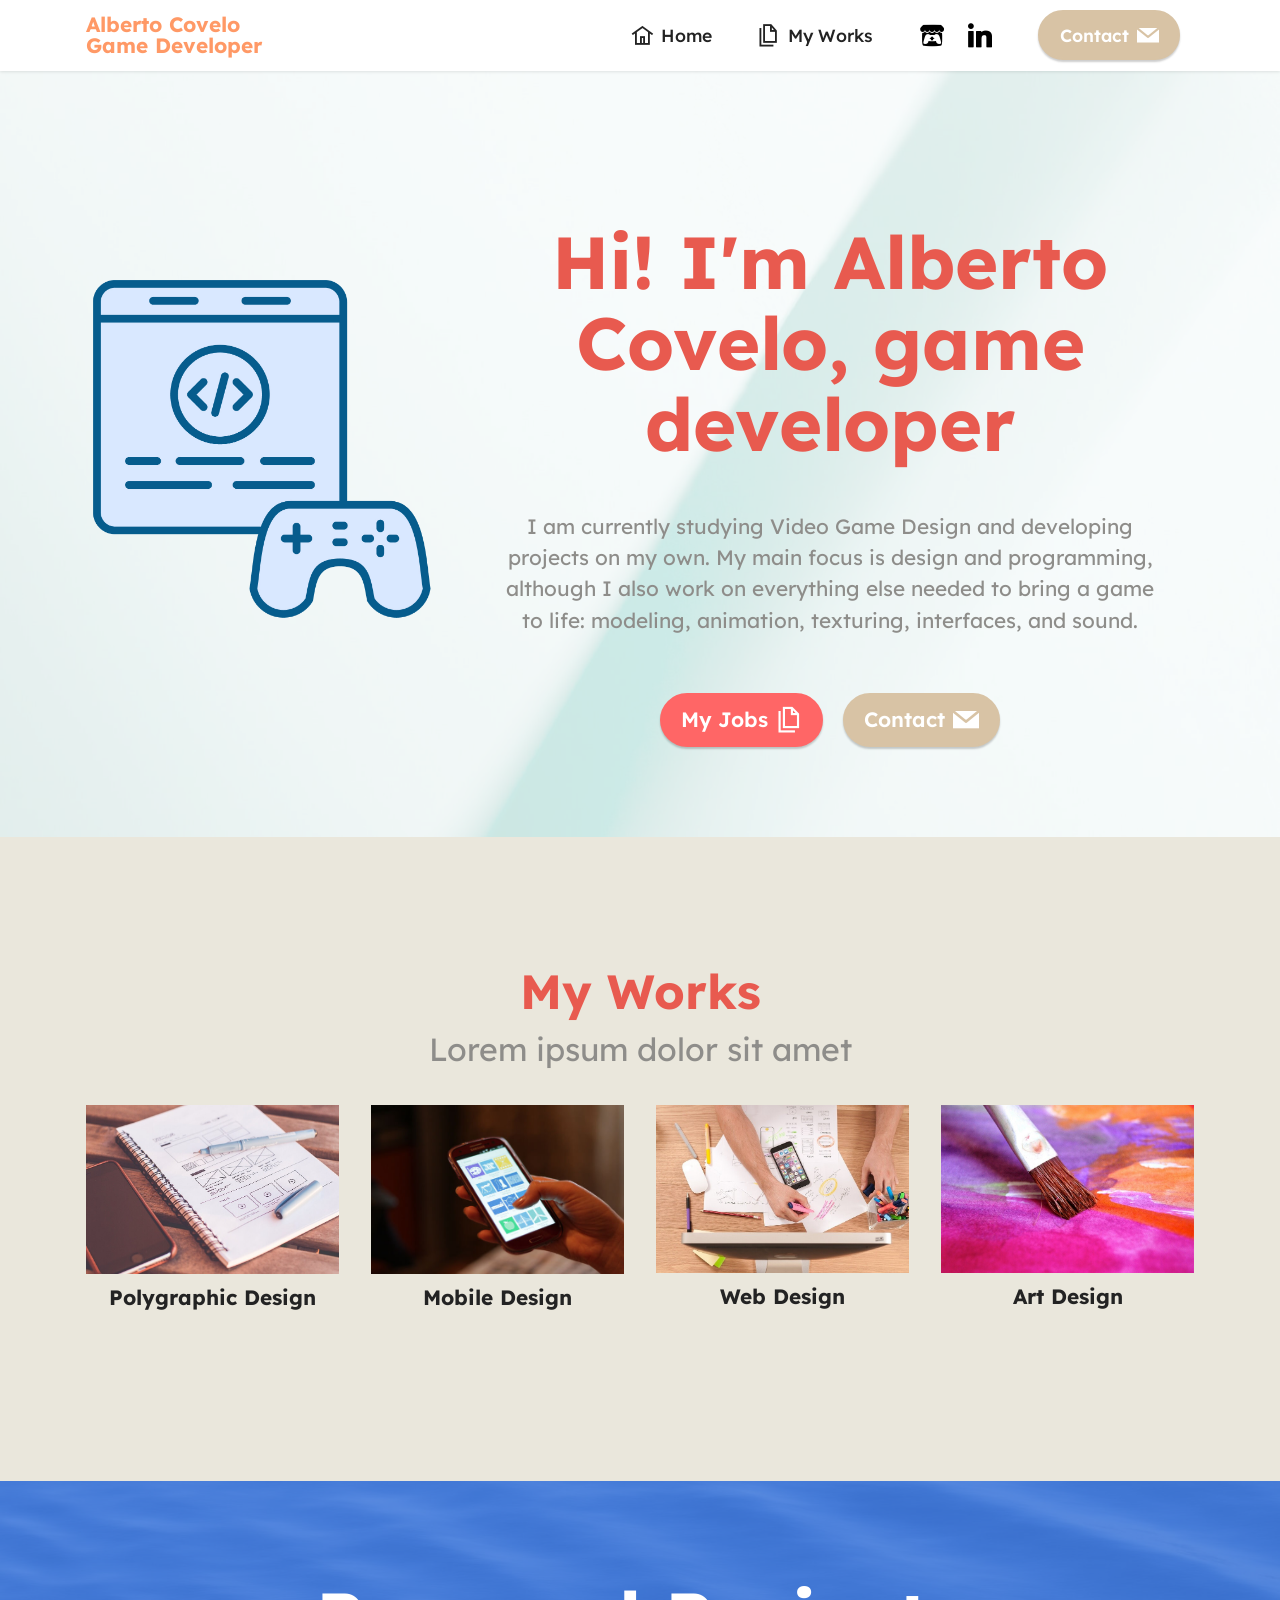
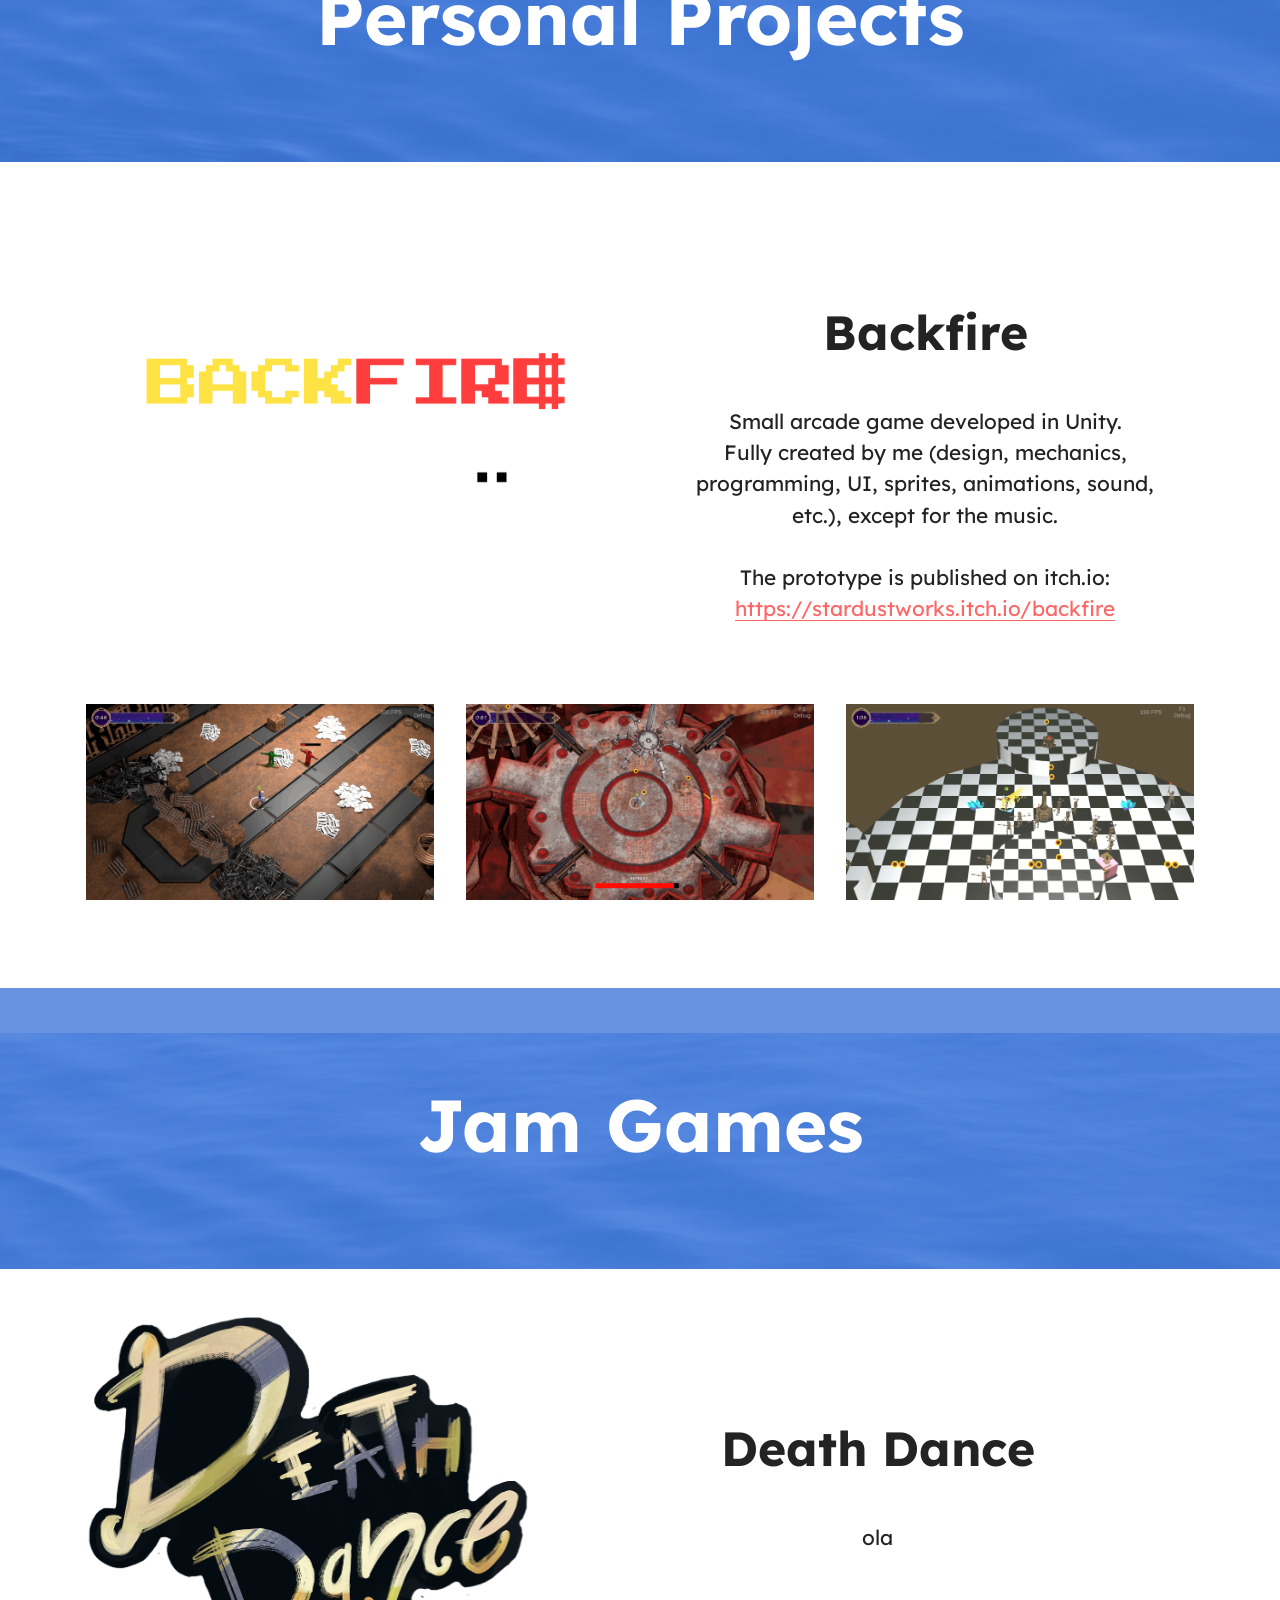
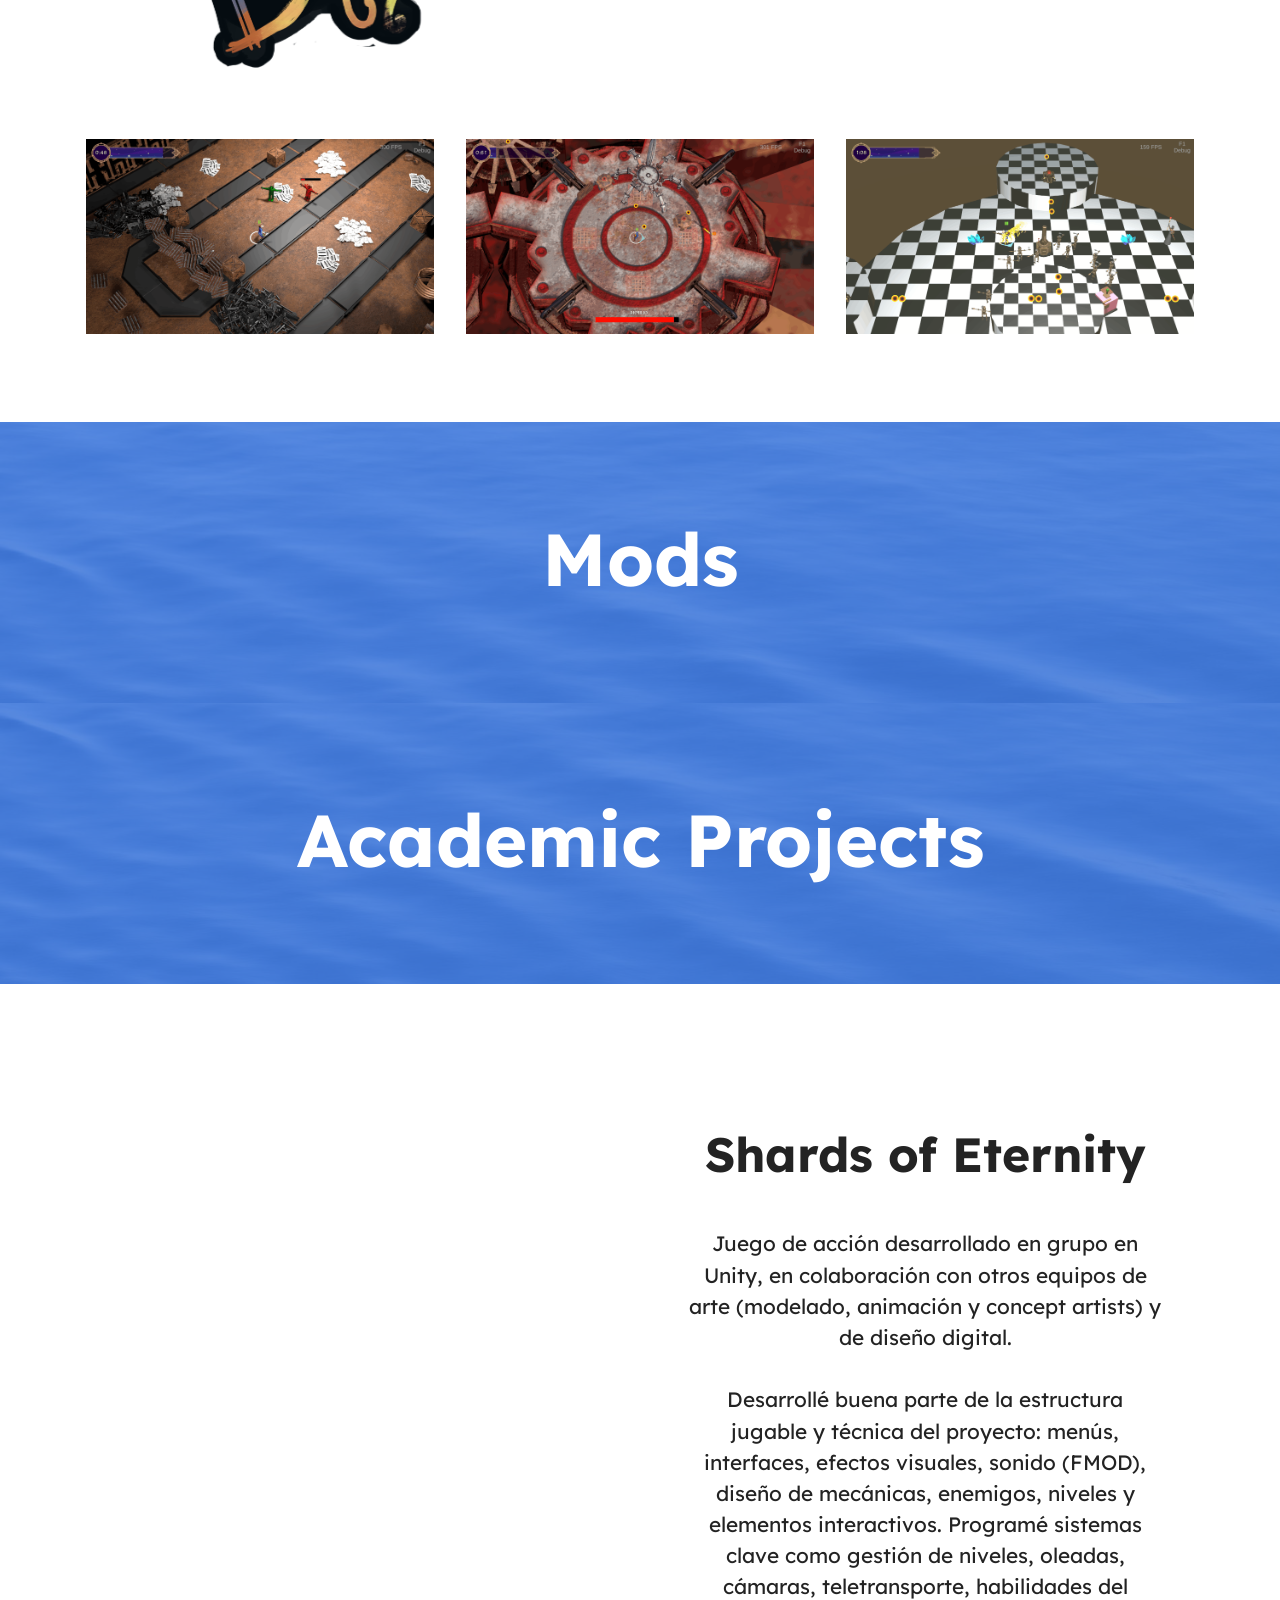
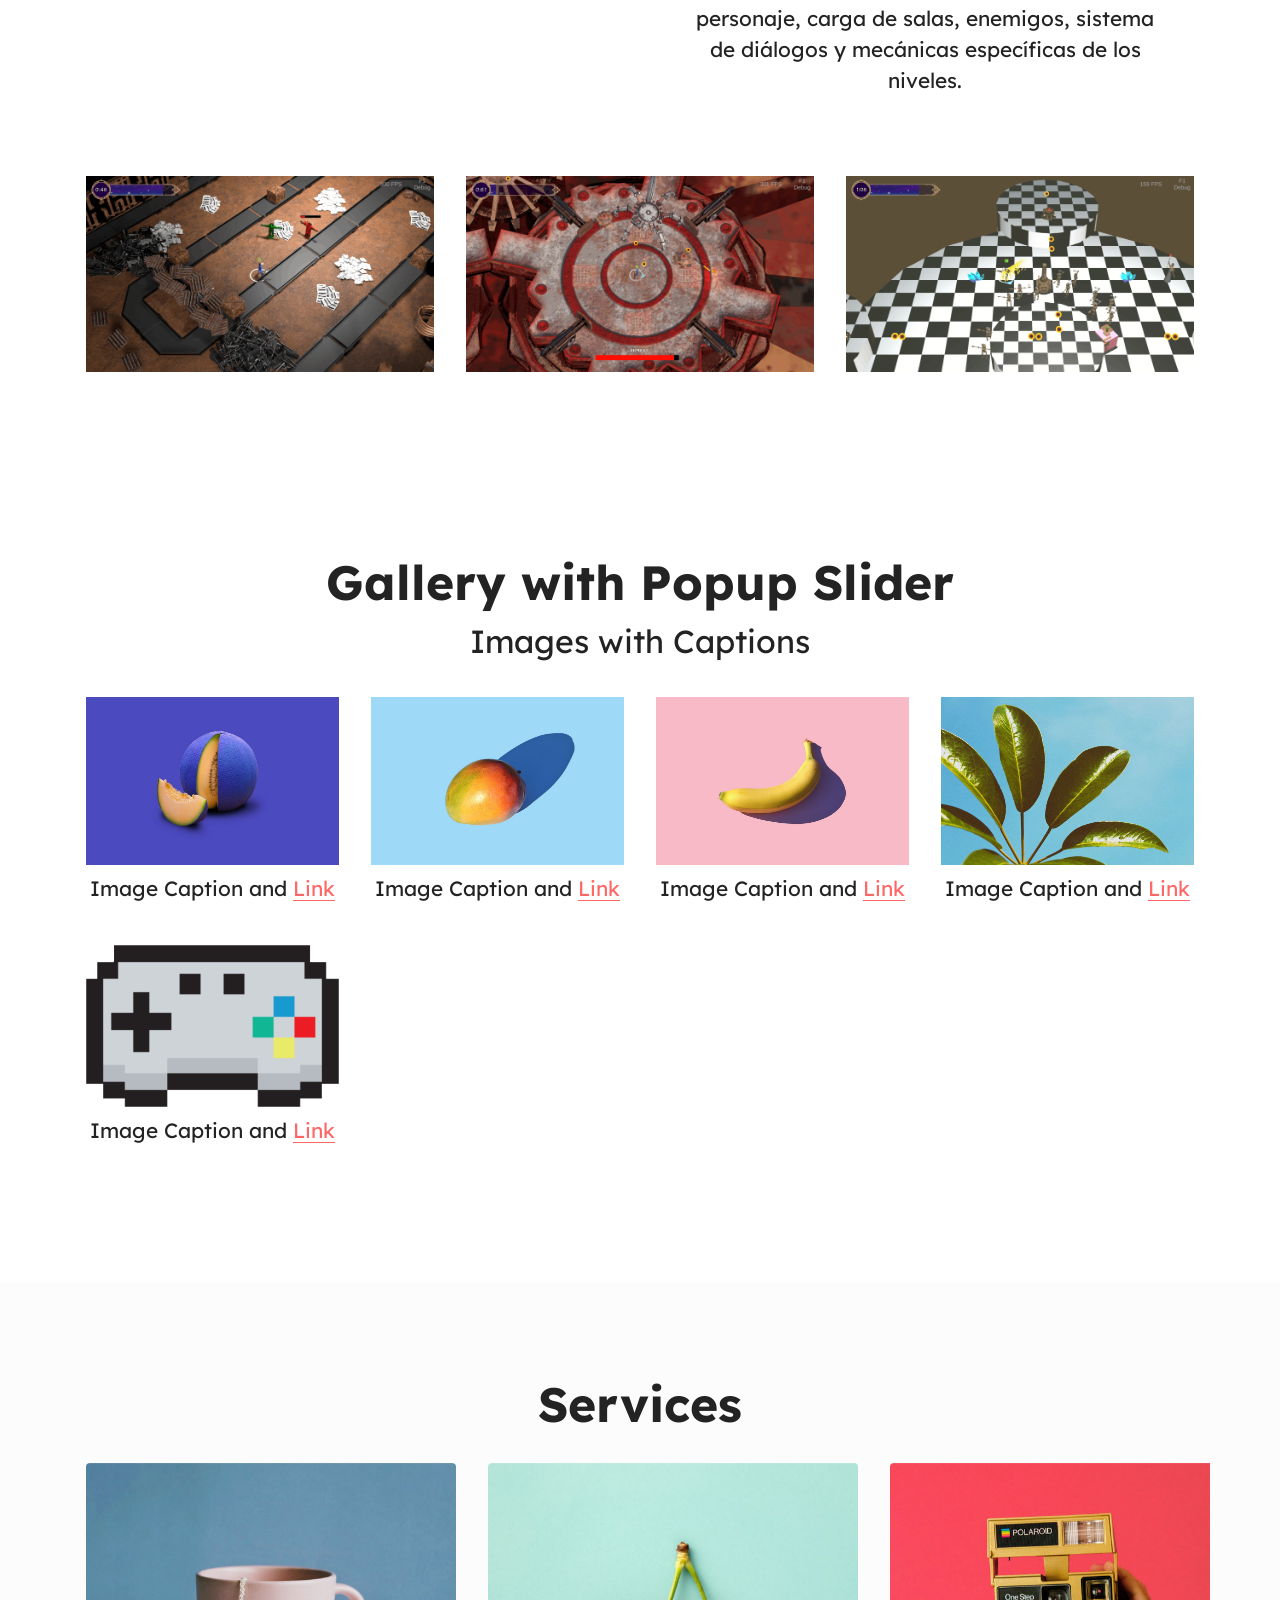
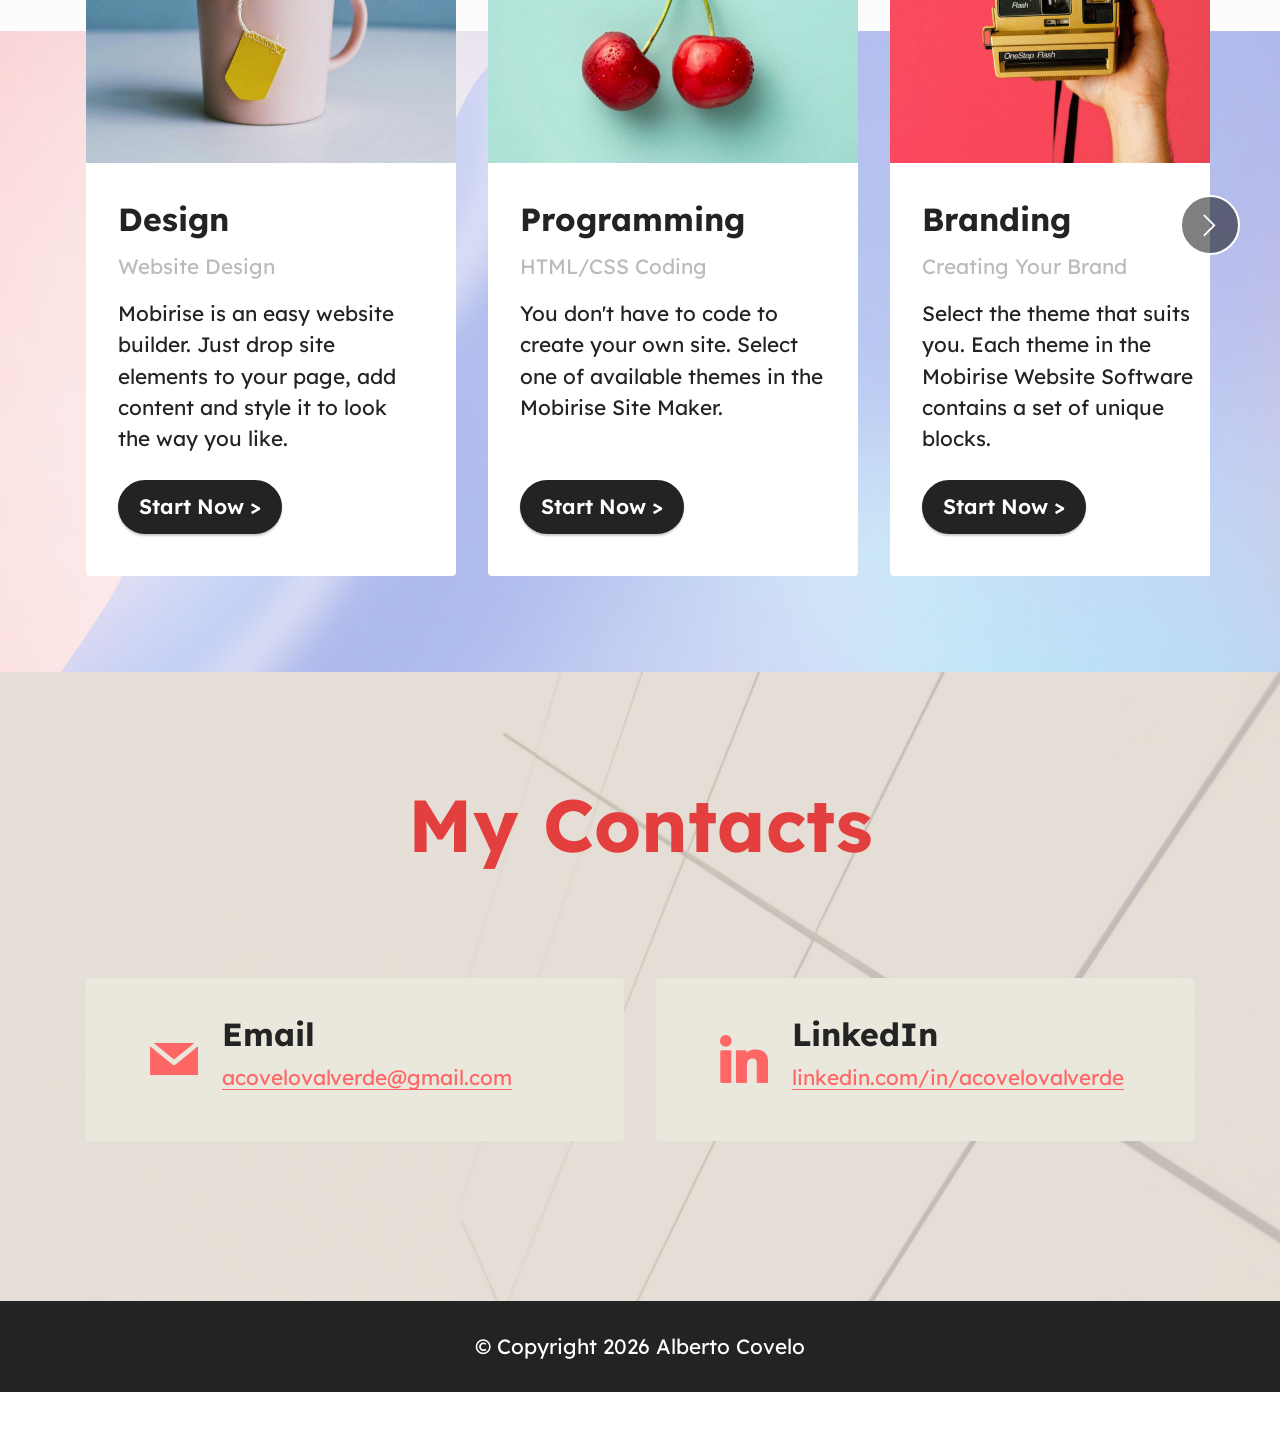
<file: index.html>
<!DOCTYPE html>
<html  >
<head>
  <!-- Site made with Mobirise Website Builder v6.1.12, https://mobirise.com -->
  <meta charset="UTF-8">
  <meta http-equiv="X-UA-Compatible" content="IE=edge">
  <meta name="generator" content="Mobirise v6.1.12, mobirise.com">
  <meta name="viewport" content="width=device-width, initial-scale=1, minimum-scale=1">
  <link rel="shortcut icon" href="assets/images/favi.png" type="image/x-icon">
  <meta name="description" content="">
  
  
  <title>Home</title>
  <link rel="stylesheet" href="assets/web/assets/mobirise-icons2/mobirise2.css">
  <link rel="stylesheet" href="assets/bootstrap/css/bootstrap.min.css">
  <link rel="stylesheet" href="assets/parallax/jarallax.css">
  <link rel="stylesheet" href="assets/animatecss/animate.css">
  <link rel="stylesheet" href="assets/dropdown/css/style.css">
  <link rel="stylesheet" href="assets/socicon/css/styles.css">
  <link rel="stylesheet" href="assets/theme/css/style.css">
  <link rel="preload" href="https://fonts.googleapis.com/css?family=Lexend:100,200,300,400,500,600,700,800,900&display=swap" as="style" onload="this.onload=null;this.rel='stylesheet'">
  <noscript><link rel="stylesheet" href="https://fonts.googleapis.com/css?family=Lexend:100,200,300,400,500,600,700,800,900&display=swap"></noscript>
  <link rel="preload" as="style" href="assets/mobirise/css/mbr-additional.css?v=ZPanok"><link rel="stylesheet" href="assets/mobirise/css/mbr-additional.css?v=ZPanok" type="text/css">

  
  
  
</head>
<body>
  
  <section data-bs-version="5.1" class="menu menu2 cid-sFF0ciwnEL" once="menu" id="menu2-0">
    
    <nav class="navbar navbar-dropdown navbar-fixed-top navbar-expand-lg">
        <div class="container">
            <div class="navbar-brand">
                
                <span class="navbar-caption-wrap"><a class="navbar-caption text-danger display-7" href="https://mobiri.se">Alberto Covelo<br>Game Developer<br></a></span>
            </div>
            <button class="navbar-toggler" type="button" data-toggle="collapse" data-bs-toggle="collapse" data-target="#navbarSupportedContent" data-bs-target="#navbarSupportedContent" aria-controls="navbarNavAltMarkup" aria-expanded="false" aria-label="Toggle navigation">
                <div class="hamburger">
                    <span></span>
                    <span></span>
                    <span></span>
                    <span></span>
                </div>
            </button>
            <div class="collapse navbar-collapse" id="navbarSupportedContent">
                <ul class="navbar-nav nav-dropdown" data-app-modern-menu="true"><li class="nav-item"><a class="nav-link link text-black text-primary display-4" href="#top"><span class="mobi-mbri mobi-mbri-home mbr-iconfont mbr-iconfont-btn"></span>Home</a></li><li class="nav-item"><a class="nav-link link text-black text-primary display-4" href="index.html#gallery5-3"><span class="mobi-mbri mobi-mbri-pages mbr-iconfont mbr-iconfont-btn"></span>My Works</a></li></ul>
                <div class="icons-menu">
                    <a class="iconfont-wrapper" href="https://stardustworks.itch.io/" target="_blank">
                        <span class="p-2 mbr-iconfont socicon-itchio socicon"></span>
                    </a>
                    <a class="iconfont-wrapper" href="https://stardustworks.itch.io/" target="_blank">
                        <span class="p-2 mbr-iconfont socicon-linkedin socicon"></span>
                    </a>
                    
                    
                </div>
                <div class="navbar-buttons mbr-section-btn"><a class="btn btn-secondary display-4" href="index.html#contacts2-8"><span class="socicon socicon-mail mbr-iconfont mbr-iconfont-btn"></span>
                        Contact</a></div>
            </div>
        </div>
    </nav>
</section>

<section data-bs-version="5.1" class="header11 cid-sFF0SGinka mbr-parallax-background" id="header11-1">

    

    <div class="mbr-overlay" style="opacity: 0.8; background-color: rgb(255, 255, 255);"></div>

    <div class="container">
        <div class="row justify-content-center">
            <div class="col-12 col-md-4 image-wrapper">
                <img class="w-100" src="assets/images/adobestock-1900347618.png" alt="Mobirise Website Builder">
            </div>
            <div class="col-12 col-md">
                <div class="text-wrapper text-center">
                    <h1 class="mbr-section-title mbr-fonts-style mb-3 display-1">
                        <strong>
</strong><div><strong><br></strong></div><div><strong>Hi! I'm Alberto Covelo, game developer</strong></div></h1>
                    <p class="mbr-text mbr-fonts-style display-7"><br>I am currently studying Video Game Design and developing projects on my own. My main focus is design and programming, although I also work on everything else needed to bring a game to life: modeling, animation, texturing, interfaces, and sound.<br><br></p>
                    <div class="mbr-section-btn mt-3"><a class="btn btn-primary display-7" href="index.html#gallery5-3"><span class="mobi-mbri mobi-mbri-pages mbr-iconfont mbr-iconfont-btn"></span>My Jobs</a> <a class="btn btn-secondary display-7" href="index.html#form4-6"><span class="socicon socicon-mail mbr-iconfont mbr-iconfont-btn"></span>Contact</a></div>
                </div>
            </div>
        </div>
    </div>
</section>

<section data-bs-version="5.1" class="gallery5 mbr-gallery cid-sFF3kfZheU" id="gallery5-3">
    

    

    <div class="container">
        <div class="mbr-section-head">
            <h3 class="mbr-section-title mbr-fonts-style align-center m-0 display-2"><strong>My Works</strong></h3>
            <h4 class="mbr-section-subtitle mbr-fonts-style align-center mb-0 mt-2 display-5">Lorem ipsum dolor sit amet</h4>
        </div>
        <div class="row mbr-gallery mt-4">
            
            <div class="col-12 col-md-6 col-lg-3 item gallery-image active">
                <div class="item-wrapper" data-toggle="modal" data-bs-toggle="modal" data-target="#vd7jj6KoyJ-modal" data-bs-target="#vd7jj6KoyJ-modal">
                    <img class="w-100" src="assets/images/mbr-3.jpg" alt="Mobirise Website Builder" data-slide-to="0" data-bs-slide-to="0" data-target="#lb-vd7jj6KoyJ" data-bs-target="#lb-vd7jj6KoyJ">
                    <div class="icon-wrapper">
                        <span class="mobi-mbri mobi-mbri-search mbr-iconfont mbr-iconfont-btn"></span>
                    </div>
                </div>
                <h6 class="mbr-item-subtitle mbr-fonts-style align-center mb-2 mt-2 display-7"><strong>Polygraphic Design</strong></h6>
            </div><div class="col-12 col-md-6 col-lg-3 item gallery-image">
                <div class="item-wrapper" data-toggle="modal" data-bs-toggle="modal" data-target="#vd7jj6KoyJ-modal" data-bs-target="#vd7jj6KoyJ-modal">
                    <img class="w-100" src="assets/images/mbr-596x397.jpg" alt="Mobirise Website Builder" data-slide-to="1" data-bs-slide-to="1" data-target="#lb-vd7jj6KoyJ" data-bs-target="#lb-vd7jj6KoyJ">
                    <div class="icon-wrapper">
                        <span class="mobi-mbri mobi-mbri-search mbr-iconfont mbr-iconfont-btn"></span>
                    </div>
                </div>
                <h6 class="mbr-item-subtitle mbr-fonts-style align-center mb-2 mt-2 display-7"><strong>Mobile Design</strong></h6>
            </div>
            <div class="col-12 col-md-6 col-lg-3 item gallery-image">
                <div class="item-wrapper" data-toggle="modal" data-bs-toggle="modal" data-target="#vd7jj6KoyJ-modal" data-bs-target="#vd7jj6KoyJ-modal">
                    <img class="w-100" src="assets/images/mbr-4.jpg" alt="Mobirise Website Builder" data-slide-to="2" data-bs-slide-to="2" data-target="#lb-vd7jj6KoyJ" data-bs-target="#lb-vd7jj6KoyJ">
                    <div class="icon-wrapper">
                        <span class="mobi-mbri mobi-mbri-search mbr-iconfont mbr-iconfont-btn"></span>
                    </div>
                </div>
                <h6 class="mbr-item-subtitle mbr-fonts-style align-center mb-2 mt-2 display-7"><strong>Web Design</strong></h6>
            </div>
            <div class="col-12 col-md-6 col-lg-3 item gallery-image">
                <div class="item-wrapper" data-toggle="modal" data-bs-toggle="modal" data-target="#vd7jj6KoyJ-modal" data-bs-target="#vd7jj6KoyJ-modal">
                    <img class="w-100" src="assets/images/mbr-6.jpg" alt="Mobirise Website Builder" data-slide-to="3" data-bs-slide-to="3" data-target="#lb-vd7jj6KoyJ" data-bs-target="#lb-vd7jj6KoyJ">
                    <div class="icon-wrapper">
                        <span class="mobi-mbri mobi-mbri-search mbr-iconfont mbr-iconfont-btn"></span>
                    </div>
                </div>
                <h6 class="mbr-item-subtitle mbr-fonts-style align-center mb-2 mt-2 display-7"><strong>Art Design</strong></h6>
            </div>
        </div>

        <div class="modal mbr-slider" tabindex="-1" role="dialog" aria-hidden="true" id="vd7jj6KoyJ-modal">
            <div class="modal-dialog" role="document">
                <div class="modal-content">
                    <div class="modal-body">
                        <div class="carousel slide" id="lb-vd7jj6KoyJ" data-interval="5000" data-bs-interval="5000">
                            <div class="carousel-inner">
                                
                                <div class="carousel-item">
                                    <img class="d-block w-100" src="assets/images/mbr-3.jpg" alt="Mobirise Website Builder">
                                </div><div class="carousel-item active">
                                    <img class="d-block w-100" src="assets/images/mbr-596x397.jpg" alt="Mobirise Website Builder">
                                </div>
                                <div class="carousel-item">
                                    <img class="d-block w-100" src="assets/images/mbr-4.jpg" alt="Mobirise Website Builder">
                                </div>
                                <div class="carousel-item">
                                    <img class="d-block w-100" src="assets/images/mbr-6.jpg" alt="Mobirise Website Builder">
                                </div>
                            </div>
                            <ol class="carousel-indicators">
                                <li data-slide-to="0" data-bs-slide-to="0" class="active" data-target="#lb-vd7jj6KoyJ" data-bs-target="#lb-vd7jj6KoyJ"></li>
                                <li data-slide-to="1" data-bs-slide-to="1" data-target="#lb-vd7jj6KoyJ" data-bs-target="#lb-vd7jj6KoyJ"></li>
                                <li data-slide-to="2" data-bs-slide-to="2" data-target="#lb-vd7jj6KoyJ" data-bs-target="#lb-vd7jj6KoyJ"></li>
                                <li data-slide-to="3" data-bs-slide-to="3" data-target="#lb-vd7jj6KoyJ" data-bs-target="#lb-vd7jj6KoyJ"></li>
                            </ol>
                            <a role="button" href="" class="close" data-dismiss="modal" data-bs-dismiss="modal" aria-label="Close">
                            </a>
                            <a class="carousel-control-prev carousel-control" role="button" data-slide="prev" data-bs-slide="prev" href="#lb-vd7jj6KoyJ">
                                <span class="mobi-mbri mobi-mbri-arrow-prev" aria-hidden="true"></span>
                                <span class="sr-only visually-hidden">Previous</span>
                            </a>
                            <a class="carousel-control-next carousel-control" role="button" data-slide="next" data-bs-slide="next" href="#lb-vd7jj6KoyJ">
                                <span class="mobi-mbri mobi-mbri-arrow-next" aria-hidden="true"></span>
                                <span class="sr-only visually-hidden">Next</span>
                            </a>
                        </div>
                    </div>
                </div>
            </div>
        </div>
    </div>
</section>

<section data-bs-version="5.1" class="header8 cid-vd78QvTsJU mbr-parallax-background" id="header8-5">
    

    
    <div class="mbr-overlay" style="opacity: 0.8; background-color: rgb(68, 121, 217);"></div>
    
    <div class="container">
        <div class="row justify-content-center">
            <div class="col-12">
                <h3 class="mbr-section-title mbr-white mbr-fonts-style display-1">
                    <strong>Personal Projects</strong></h3>
                
            </div>
        </div>
    </div>
</section>

<section data-bs-version="5.1" class="image1 cid-vd7cbgfu5F" id="image1-b">
    

    
    

    <div class="container">
        <div class="row align-items-center">
            <div class="col-12 col-lg-6">
                <div class="image-wrapper">
                    <img src="assets/images/backfire2.png" alt="">
                    
                </div>
            </div>
            <div class="col-12 col-lg">
                <div class="text-wrapper">
                    <h3 class="mbr-section-title mbr-fonts-style mb-3 display-2"><strong>Backfire</strong></h3>
                    <p class="mbr-text mbr-fonts-style display-7"><br>Small arcade game developed in Unity.<br>Fully created by me (design, mechanics, programming, UI, sprites, animations, sound, etc.), except for the music.<br><br>The prototype is published on itch.io:<br><a href="https://stardustworks.itch.io/backfire" class="text-primary" target="_blank">https://stardustworks.itch.io/backfire</a><br></p>
                </div>
            </div>
        </div>
    </div>
</section>

<section data-bs-version="5.1" class="gallery5 mbr-gallery cid-vd7ckjoPyx" id="gallery5-c">
    

    
    

    <div class="container">
        
        <div class="row mbr-gallery mt-4">
            <div class="col-12 col-md-6 col-lg-4 item gallery-image">
                <div class="item-wrapper" data-toggle="modal" data-bs-toggle="modal" data-target="#vd7jj7R2uw-modal" data-bs-target="#vd7jj7R2uw-modal">
                    <img class="w-100" src="assets/images/asdasdasas-816x459.png" alt="" data-slide-to="0" data-bs-slide-to="0" data-target="#lb-vd7jj7R2uw" data-bs-target="#lb-vd7jj7R2uw">
                    <div class="icon-wrapper">
                        <span class="mobi-mbri mobi-mbri-search mbr-iconfont mbr-iconfont-btn"></span>
                    </div>
                </div>
                <h6 class="mbr-item-subtitle mbr-fonts-style align-center mb-2 mt-2 display-7"></h6>
            </div>
            <div class="col-12 col-md-6 col-lg-4 item gallery-image">
                <div class="item-wrapper" data-toggle="modal" data-bs-toggle="modal" data-target="#vd7jj7R2uw-modal" data-bs-target="#vd7jj7R2uw-modal">
                    <img class="w-100" src="assets/images/sdasdss-816x458.png" alt="" data-slide-to="1" data-bs-slide-to="1" data-target="#lb-vd7jj7R2uw" data-bs-target="#lb-vd7jj7R2uw">
                    <div class="icon-wrapper">
                        <span class="mobi-mbri mobi-mbri-search mbr-iconfont mbr-iconfont-btn"></span>
                    </div>
                </div>
                <h6 class="mbr-item-subtitle mbr-fonts-style align-center mb-2 mt-2 display-7"></h6>
            </div>
            <div class="col-12 col-md-6 col-lg-4 item gallery-image">
                <div class="item-wrapper" data-toggle="modal" data-bs-toggle="modal" data-target="#vd7jj7R2uw-modal" data-bs-target="#vd7jj7R2uw-modal">
                    <img class="w-100" src="assets/images/adsadasas-816x459.png" alt="Mobirise Website Builder" data-slide-to="2" data-bs-slide-to="2" data-target="#lb-vd7jj7R2uw" data-bs-target="#lb-vd7jj7R2uw">
                    <div class="icon-wrapper">
                        <span class="mobi-mbri mobi-mbri-search mbr-iconfont mbr-iconfont-btn"></span>
                    </div>
                </div>
                <h6 class="mbr-item-subtitle mbr-fonts-style align-center mb-2 mt-2 display-7"></h6>
            </div>
            
        </div>

        <div class="modal mbr-slider" tabindex="-1" role="dialog" aria-hidden="true" id="vd7jj7R2uw-modal">
            <div class="modal-dialog" role="document">
                <div class="modal-content">
                    <div class="modal-body">
                        <div class="carousel slide" id="lb-vd7jj7R2uw" data-interval="5000" data-bs-interval="5000">
                            <div class="carousel-inner">
                                <div class="carousel-item active">
                                    <img class="d-block w-100" src="assets/images/asdasdasas-816x459.png" alt="Mobirise Website Builder">
                                </div>
                                <div class="carousel-item">
                                    <img class="d-block w-100" src="assets/images/sdasdss-816x458.png" alt="Mobirise Website Builder">
                                </div>
                                <div class="carousel-item">
                                    <img class="d-block w-100" src="assets/images/adsadasas-816x459.png" alt="Mobirise Website Builder">
                                </div>
                                
                            </div>
                            <ol class="carousel-indicators">
                                <li data-slide-to="0" data-bs-slide-to="0" class="active" data-target="#lb-vd7jj7R2uw" data-bs-target="#lb-vd7jj7R2uw"></li>
                                <li data-slide-to="1" data-bs-slide-to="1" data-target="#lb-vd7jj7R2uw" data-bs-target="#lb-vd7jj7R2uw"></li>
                                <li data-slide-to="2" data-bs-slide-to="2" data-target="#lb-vd7jj7R2uw" data-bs-target="#lb-vd7jj7R2uw"></li>
                                
                            </ol>
                            <a role="button" href="" class="close" data-dismiss="modal" data-bs-dismiss="modal" aria-label="Close">
                            </a>
                            <a class="carousel-control-prev carousel-control" role="button" data-slide="prev" data-bs-slide="prev" href="#lb-vd7jj7R2uw">
                                <span class="mobi-mbri mobi-mbri-arrow-prev" aria-hidden="true"></span>
                                <span class="sr-only visually-hidden">Previous</span>
                            </a>
                            <a class="carousel-control-next carousel-control" role="button" data-slide="next" data-bs-slide="next" href="#lb-vd7jj7R2uw">
                                <span class="mobi-mbri mobi-mbri-arrow-next" aria-hidden="true"></span>
                                <span class="sr-only visually-hidden">Next</span>
                            </a>
                        </div>
                    </div>
                </div>
            </div>
        </div>
    </div>
</section>

<section data-bs-version="5.1" class="header8 cid-vd79dY875c mbr-parallax-background" id="header8-6">
    

    
    <div class="mbr-overlay" style="opacity: 0.8; background-color: rgb(68, 121, 217);"></div>
    
    <div class="container">
        <div class="row justify-content-center">
            <div class="col-12">
                <h3 class="mbr-section-title mbr-white mbr-fonts-style display-1">
                    <strong>Jam Games</strong></h3>
                
            </div>
        </div>
    </div>
</section>

<section data-bs-version="5.1" class="image1 cid-vd79KdrAdw" id="image1-8">
    

    
    

    <div class="container">
        <div class="row align-items-center">
            <div class="col-12 col-lg-5">
                <div class="image-wrapper">
                    <img src="assets/images/logo-1.png" alt="">
                    
                </div>
            </div>
            <div class="col-12 col-lg">
                <div class="text-wrapper">
                    <h3 class="mbr-section-title mbr-fonts-style mb-3 display-2"><strong>Death Dance</strong></h3>
                    <p class="mbr-text mbr-fonts-style display-7"><br>ola</p>
                </div>
            </div>
        </div>
    </div>
</section>

<section data-bs-version="5.1" class="gallery5 mbr-gallery cid-vd79OTFdxv" id="gallery5-9">
    

    
    

    <div class="container">
        
        <div class="row mbr-gallery mt-4">
            <div class="col-12 col-md-6 col-lg-4 item gallery-image">
                <div class="item-wrapper" data-toggle="modal" data-bs-toggle="modal" data-target="#vd7jj8RiEQ-modal" data-bs-target="#vd7jj8RiEQ-modal">
                    <img class="w-100" src="assets/images/asdasdasas-816x459.png" alt="" data-slide-to="0" data-bs-slide-to="0" data-target="#lb-vd7jj8RiEQ" data-bs-target="#lb-vd7jj8RiEQ">
                    <div class="icon-wrapper">
                        <span class="mobi-mbri mobi-mbri-search mbr-iconfont mbr-iconfont-btn"></span>
                    </div>
                </div>
                <h6 class="mbr-item-subtitle mbr-fonts-style align-center mb-2 mt-2 display-7"></h6>
            </div>
            <div class="col-12 col-md-6 col-lg-4 item gallery-image">
                <div class="item-wrapper" data-toggle="modal" data-bs-toggle="modal" data-target="#vd7jj8RiEQ-modal" data-bs-target="#vd7jj8RiEQ-modal">
                    <img class="w-100" src="assets/images/sdasdss-816x458.png" alt="" data-slide-to="1" data-bs-slide-to="1" data-target="#lb-vd7jj8RiEQ" data-bs-target="#lb-vd7jj8RiEQ">
                    <div class="icon-wrapper">
                        <span class="mobi-mbri mobi-mbri-search mbr-iconfont mbr-iconfont-btn"></span>
                    </div>
                </div>
                <h6 class="mbr-item-subtitle mbr-fonts-style align-center mb-2 mt-2 display-7"></h6>
            </div>
            <div class="col-12 col-md-6 col-lg-4 item gallery-image">
                <div class="item-wrapper" data-toggle="modal" data-bs-toggle="modal" data-target="#vd7jj8RiEQ-modal" data-bs-target="#vd7jj8RiEQ-modal">
                    <img class="w-100" src="assets/images/adsadasas-816x459.png" alt="Mobirise Website Builder" data-slide-to="2" data-bs-slide-to="2" data-target="#lb-vd7jj8RiEQ" data-bs-target="#lb-vd7jj8RiEQ">
                    <div class="icon-wrapper">
                        <span class="mobi-mbri mobi-mbri-search mbr-iconfont mbr-iconfont-btn"></span>
                    </div>
                </div>
                <h6 class="mbr-item-subtitle mbr-fonts-style align-center mb-2 mt-2 display-7"></h6>
            </div>
            
        </div>

        <div class="modal mbr-slider" tabindex="-1" role="dialog" aria-hidden="true" id="vd7jj8RiEQ-modal">
            <div class="modal-dialog" role="document">
                <div class="modal-content">
                    <div class="modal-body">
                        <div class="carousel slide" id="lb-vd7jj8RiEQ" data-interval="5000" data-bs-interval="5000">
                            <div class="carousel-inner">
                                <div class="carousel-item active">
                                    <img class="d-block w-100" src="assets/images/asdasdasas-816x459.png" alt="Mobirise Website Builder">
                                </div>
                                <div class="carousel-item">
                                    <img class="d-block w-100" src="assets/images/sdasdss-816x458.png" alt="Mobirise Website Builder">
                                </div>
                                <div class="carousel-item">
                                    <img class="d-block w-100" src="assets/images/adsadasas-816x459.png" alt="Mobirise Website Builder">
                                </div>
                                
                            </div>
                            <ol class="carousel-indicators">
                                <li data-slide-to="0" data-bs-slide-to="0" class="active" data-target="#lb-vd7jj8RiEQ" data-bs-target="#lb-vd7jj8RiEQ"></li>
                                <li data-slide-to="1" data-bs-slide-to="1" data-target="#lb-vd7jj8RiEQ" data-bs-target="#lb-vd7jj8RiEQ"></li>
                                <li data-slide-to="2" data-bs-slide-to="2" data-target="#lb-vd7jj8RiEQ" data-bs-target="#lb-vd7jj8RiEQ"></li>
                                
                            </ol>
                            <a role="button" href="" class="close" data-dismiss="modal" data-bs-dismiss="modal" aria-label="Close">
                            </a>
                            <a class="carousel-control-prev carousel-control" role="button" data-slide="prev" data-bs-slide="prev" href="#lb-vd7jj8RiEQ">
                                <span class="mobi-mbri mobi-mbri-arrow-prev" aria-hidden="true"></span>
                                <span class="sr-only visually-hidden">Previous</span>
                            </a>
                            <a class="carousel-control-next carousel-control" role="button" data-slide="next" data-bs-slide="next" href="#lb-vd7jj8RiEQ">
                                <span class="mobi-mbri mobi-mbri-arrow-next" aria-hidden="true"></span>
                                <span class="sr-only visually-hidden">Next</span>
                            </a>
                        </div>
                    </div>
                </div>
            </div>
        </div>
    </div>
</section>

<section data-bs-version="5.1" class="header8 cid-vd79fUkKmZ mbr-parallax-background" id="header8-7">
    

    
    <div class="mbr-overlay" style="opacity: 0.8; background-color: rgb(68, 121, 217);"></div>
    
    <div class="container">
        <div class="row justify-content-center">
            <div class="col-12">
                <h3 class="mbr-section-title mbr-white mbr-fonts-style display-1">
                    <strong>Mods</strong></h3>
                
            </div>
        </div>
    </div>
</section>

<section data-bs-version="5.1" class="header8 cid-vd7ata8JIr mbr-parallax-background" id="header8-a">
    

    
    <div class="mbr-overlay" style="opacity: 0.8; background-color: rgb(68, 121, 217);"></div>
    
    <div class="container">
        <div class="row justify-content-center">
            <div class="col-12">
                <h3 class="mbr-section-title mbr-white mbr-fonts-style display-1">
                    <strong>Academic Projects</strong></h3>
                
            </div>
        </div>
    </div>
</section>

<section data-bs-version="5.1" class="image1 cid-vd62St9VaA" id="image1-0">
    

    
    

    <div class="container">
        <div class="row align-items-center">
            <div class="col-12 col-lg-6">
                <div class="image-wrapper">
                    <img src="assets/images/68ae49dd-459a-4b48-be55-9585d21ef542-rw-1200-1111x471.png" alt="">
                    
                </div>
            </div>
            <div class="col-12 col-lg">
                <div class="text-wrapper">
                    <h3 class="mbr-section-title mbr-fonts-style mb-3 display-2"><strong>Shards of Eternity</strong></h3>
                    <p class="mbr-text mbr-fonts-style display-7"><br>Juego de acción desarrollado en grupo&nbsp;en Unity, en colaboración con otros equipos de arte (modelado, animación y concept artists) y de diseño digital.<br><br>Desarrollé buena parte de la estructura jugable y técnica del proyecto: menús, interfaces, efectos visuales, sonido (FMOD), diseño de mecánicas, enemigos,&nbsp;niveles y elementos interactivos. Programé sistemas clave como gestión de niveles, oleadas, cámaras, teletransporte, habilidades del personaje, carga de salas,&nbsp;enemigos, sistema de diálogos y&nbsp;mecánicas específicas&nbsp;de los niveles.</p>
                </div>
            </div>
        </div>
    </div>
</section>

<section data-bs-version="5.1" class="gallery5 mbr-gallery cid-vd63bE8e4o" id="gallery5-1">
    

    
    

    <div class="container">
        
        <div class="row mbr-gallery mt-4">
            <div class="col-12 col-md-6 col-lg-4 item gallery-image">
                <div class="item-wrapper" data-toggle="modal" data-bs-toggle="modal" data-target="#vd7jjaY91B-modal" data-bs-target="#vd7jjaY91B-modal">
                    <img class="w-100" src="assets/images/asdasdasas-816x459.png" alt="" data-slide-to="0" data-bs-slide-to="0" data-target="#lb-vd7jjaY91B" data-bs-target="#lb-vd7jjaY91B">
                    <div class="icon-wrapper">
                        <span class="mobi-mbri mobi-mbri-search mbr-iconfont mbr-iconfont-btn"></span>
                    </div>
                </div>
                <h6 class="mbr-item-subtitle mbr-fonts-style align-center mb-2 mt-2 display-7"></h6>
            </div>
            <div class="col-12 col-md-6 col-lg-4 item gallery-image">
                <div class="item-wrapper" data-toggle="modal" data-bs-toggle="modal" data-target="#vd7jjaY91B-modal" data-bs-target="#vd7jjaY91B-modal">
                    <img class="w-100" src="assets/images/sdasdss-816x458.png" alt="" data-slide-to="1" data-bs-slide-to="1" data-target="#lb-vd7jjaY91B" data-bs-target="#lb-vd7jjaY91B">
                    <div class="icon-wrapper">
                        <span class="mobi-mbri mobi-mbri-search mbr-iconfont mbr-iconfont-btn"></span>
                    </div>
                </div>
                <h6 class="mbr-item-subtitle mbr-fonts-style align-center mb-2 mt-2 display-7"></h6>
            </div>
            <div class="col-12 col-md-6 col-lg-4 item gallery-image">
                <div class="item-wrapper" data-toggle="modal" data-bs-toggle="modal" data-target="#vd7jjaY91B-modal" data-bs-target="#vd7jjaY91B-modal">
                    <img class="w-100" src="assets/images/adsadasas-816x459.png" alt="Mobirise Website Builder" data-slide-to="2" data-bs-slide-to="2" data-target="#lb-vd7jjaY91B" data-bs-target="#lb-vd7jjaY91B">
                    <div class="icon-wrapper">
                        <span class="mobi-mbri mobi-mbri-search mbr-iconfont mbr-iconfont-btn"></span>
                    </div>
                </div>
                <h6 class="mbr-item-subtitle mbr-fonts-style align-center mb-2 mt-2 display-7"></h6>
            </div>
            
        </div>

        <div class="modal mbr-slider" tabindex="-1" role="dialog" aria-hidden="true" id="vd7jjaY91B-modal">
            <div class="modal-dialog" role="document">
                <div class="modal-content">
                    <div class="modal-body">
                        <div class="carousel slide" id="lb-vd7jjaY91B" data-interval="5000" data-bs-interval="5000">
                            <div class="carousel-inner">
                                <div class="carousel-item active">
                                    <img class="d-block w-100" src="assets/images/asdasdasas-816x459.png" alt="Mobirise Website Builder">
                                </div>
                                <div class="carousel-item">
                                    <img class="d-block w-100" src="assets/images/sdasdss-816x458.png" alt="Mobirise Website Builder">
                                </div>
                                <div class="carousel-item">
                                    <img class="d-block w-100" src="assets/images/adsadasas-816x459.png" alt="Mobirise Website Builder">
                                </div>
                                
                            </div>
                            <ol class="carousel-indicators">
                                <li data-slide-to="0" data-bs-slide-to="0" class="active" data-target="#lb-vd7jjaY91B" data-bs-target="#lb-vd7jjaY91B"></li>
                                <li data-slide-to="1" data-bs-slide-to="1" data-target="#lb-vd7jjaY91B" data-bs-target="#lb-vd7jjaY91B"></li>
                                <li data-slide-to="2" data-bs-slide-to="2" data-target="#lb-vd7jjaY91B" data-bs-target="#lb-vd7jjaY91B"></li>
                                
                            </ol>
                            <a role="button" href="" class="close" data-dismiss="modal" data-bs-dismiss="modal" aria-label="Close">
                            </a>
                            <a class="carousel-control-prev carousel-control" role="button" data-slide="prev" data-bs-slide="prev" href="#lb-vd7jjaY91B">
                                <span class="mobi-mbri mobi-mbri-arrow-prev" aria-hidden="true"></span>
                                <span class="sr-only visually-hidden">Previous</span>
                            </a>
                            <a class="carousel-control-next carousel-control" role="button" data-slide="next" data-bs-slide="next" href="#lb-vd7jjaY91B">
                                <span class="mobi-mbri mobi-mbri-arrow-next" aria-hidden="true"></span>
                                <span class="sr-only visually-hidden">Next</span>
                            </a>
                        </div>
                    </div>
                </div>
            </div>
        </div>
    </div>
</section>

<section data-bs-version="5.1" class="gallery5 mbr-gallery cid-vd77CggZaU" id="gallery5-2">
    

    
    

    <div class="container">
        <div class="mbr-section-head">
            <h3 class="mbr-section-title mbr-fonts-style align-center m-0 display-2"><strong>Gallery with Popup Slider</strong></h3>
            <h4 class="mbr-section-subtitle mbr-fonts-style align-center mb-0 mt-2 display-5">Images with Captions</h4>
        </div>
        <div class="row mbr-gallery mt-4">
            <div class="col-12 col-md-6 col-lg-3 item gallery-image">
                <div class="item-wrapper" data-toggle="modal" data-bs-toggle="modal" data-target="#vd7jjbAxsF-modal" data-bs-target="#vd7jjbAxsF-modal">
                    <img class="w-100" src="assets/images/features1.jpg" alt="Mobirise Website Builder" data-slide-to="0" data-bs-slide-to="0" data-target="#lb-vd7jjbAxsF" data-bs-target="#lb-vd7jjbAxsF">
                    <div class="icon-wrapper">
                        <span class="mobi-mbri mobi-mbri-search mbr-iconfont mbr-iconfont-btn"></span>
                    </div>
                </div>
                <h6 class="mbr-item-subtitle mbr-fonts-style align-center mb-2 mt-2 display-7">
                    Image Caption and <a href="#" class="text-primary">Link</a>
                </h6>
            </div>
            <div class="col-12 col-md-6 col-lg-3 item gallery-image">
                <div class="item-wrapper" data-toggle="modal" data-bs-toggle="modal" data-target="#vd7jjbAxsF-modal" data-bs-target="#vd7jjbAxsF-modal">
                    <img class="w-100" src="assets/images/features2.jpg" alt="Mobirise Website Builder" data-slide-to="1" data-bs-slide-to="1" data-target="#lb-vd7jjbAxsF" data-bs-target="#lb-vd7jjbAxsF">
                    <div class="icon-wrapper">
                        <span class="mobi-mbri mobi-mbri-search mbr-iconfont mbr-iconfont-btn"></span>
                    </div>
                </div>
                <h6 class="mbr-item-subtitle mbr-fonts-style align-center mb-2 mt-2 display-7">
                    Image Caption and <a href="#" class="text-primary">Link</a>
                </h6>
            </div>
            <div class="col-12 col-md-6 col-lg-3 item gallery-image">
                <div class="item-wrapper" data-toggle="modal" data-bs-toggle="modal" data-target="#vd7jjbAxsF-modal" data-bs-target="#vd7jjbAxsF-modal">
                    <img class="w-100" src="assets/images/features3.jpg" alt="Mobirise Website Builder" data-slide-to="2" data-bs-slide-to="2" data-target="#lb-vd7jjbAxsF" data-bs-target="#lb-vd7jjbAxsF">
                    <div class="icon-wrapper">
                        <span class="mobi-mbri mobi-mbri-search mbr-iconfont mbr-iconfont-btn"></span>
                    </div>
                </div>
                <h6 class="mbr-item-subtitle mbr-fonts-style align-center mb-2 mt-2 display-7">
                    Image Caption and <a href="#" class="text-primary">Link</a>
                </h6>
            </div>
            <div class="col-12 col-md-6 col-lg-3 item gallery-image">
                <div class="item-wrapper" data-toggle="modal" data-bs-toggle="modal" data-target="#vd7jjbAxsF-modal" data-bs-target="#vd7jjbAxsF-modal">
                    <img class="w-100" src="assets/images/features4.jpg" alt="Mobirise Website Builder" data-slide-to="3" data-bs-slide-to="3" data-target="#lb-vd7jjbAxsF" data-bs-target="#lb-vd7jjbAxsF">
                    <div class="icon-wrapper">
                        <span class="mobi-mbri mobi-mbri-search mbr-iconfont mbr-iconfont-btn"></span>
                    </div>
                </div>
                <h6 class="mbr-item-subtitle mbr-fonts-style align-center mb-2 mt-2 display-7">
                    Image Caption and <a href="#" class="text-primary">Link</a>
                </h6>
            </div><div class="col-12 col-md-6 col-lg-3 item gallery-image">
                <div class="item-wrapper" data-toggle="modal" data-bs-toggle="modal" data-target="#vd7jjbAxsF-modal" data-bs-target="#vd7jjbAxsF-modal">
                    <img class="w-100" src="assets/images/favicon.png" alt="Mobirise Website Builder" data-slide-to="4" data-bs-slide-to="4" data-target="#lb-vd7jjbAxsF" data-bs-target="#lb-vd7jjbAxsF">
                    <div class="icon-wrapper">
                        <span class="mobi-mbri mobi-mbri-search mbr-iconfont mbr-iconfont-btn"></span>
                    </div>
                </div>
                <h6 class="mbr-item-subtitle mbr-fonts-style align-center mb-2 mt-2 display-7">
                    Image Caption and <a href="#" class="text-primary">Link</a>
                </h6>
            </div>
        </div>

        <div class="modal mbr-slider" tabindex="-1" role="dialog" aria-hidden="true" id="vd7jjbAxsF-modal">
            <div class="modal-dialog" role="document">
                <div class="modal-content">
                    <div class="modal-body">
                        <div class="carousel slide" id="lb-vd7jjbAxsF" data-interval="5000" data-bs-interval="5000">
                            <div class="carousel-inner">
                                <div class="carousel-item active">
                                    <img class="d-block w-100" src="assets/images/features1.jpg" alt="Mobirise Website Builder">
                                </div>
                                <div class="carousel-item">
                                    <img class="d-block w-100" src="assets/images/features2.jpg" alt="Mobirise Website Builder">
                                </div>
                                <div class="carousel-item">
                                    <img class="d-block w-100" src="assets/images/features3.jpg" alt="Mobirise Website Builder">
                                </div>
                                <div class="carousel-item">
                                    <img class="d-block w-100" src="assets/images/features4.jpg" alt="Mobirise Website Builder">
                                </div><div class="carousel-item">
                                    <img class="d-block w-100" src="assets/images/favicon.png" alt="Mobirise Website Builder">
                                </div>
                            </div>
                            <ol class="carousel-indicators">
                                <li data-slide-to="0" data-bs-slide-to="0" class="active" data-target="#lb-vd7jjbAxsF" data-bs-target="#lb-vd7jjbAxsF"></li>
                                <li data-slide-to="1" data-bs-slide-to="1" data-target="#lb-vd7jjbAxsF" data-bs-target="#lb-vd7jjbAxsF"></li>
                                <li data-slide-to="2" data-bs-slide-to="2" data-target="#lb-vd7jjbAxsF" data-bs-target="#lb-vd7jjbAxsF"></li>
                                <li data-slide-to="3" data-bs-slide-to="3" data-target="#lb-vd7jjbAxsF" data-bs-target="#lb-vd7jjbAxsF"></li><li data-slide-to="4" data-bs-slide-to="4" data-target="#lb-vd7jjbAxsF" data-bs-target="#lb-vd7jjbAxsF"></li>
                            </ol>
                            <a role="button" href="" class="close" data-dismiss="modal" data-bs-dismiss="modal" aria-label="Close">
                            </a>
                            <a class="carousel-control-prev carousel-control" role="button" data-slide="prev" data-bs-slide="prev" href="#lb-vd7jjbAxsF">
                                <span class="mobi-mbri mobi-mbri-arrow-prev" aria-hidden="true"></span>
                                <span class="sr-only visually-hidden">Previous</span>
                            </a>
                            <a class="carousel-control-next carousel-control" role="button" data-slide="next" data-bs-slide="next" href="#lb-vd7jjbAxsF">
                                <span class="mobi-mbri mobi-mbri-arrow-next" aria-hidden="true"></span>
                                <span class="sr-only visually-hidden">Next</span>
                            </a>
                        </div>
                    </div>
                </div>
            </div>
        </div>
    </div>
</section>

<section data-bs-version="5.1" class="slider5 mbr-embla cid-vd77PTiAsK mbr-parallax-background" id="slider5-3">
    
    <div class="mbr-overlay"></div>
    <div class="position-relative">
        <div class="mbr-section-head">
            <h4 class="mbr-section-title mbr-fonts-style align-center mb-0 display-2">
                <strong>Services</strong></h4>
            
        </div>
        <div class="embla mt-4" data-skip-snaps="true" data-align="center" data-contain-scroll="trimSnaps" data-auto-play-interval="5" data-draggable="true">
            <div class="embla__viewport container">
                <div class="embla__container">
                    <div class="embla__slide slider-image item" style="margin-left: 1rem; margin-right: 1rem;">
                        <div class="slide-content">
                            <div class="item-img">
                                <div class="item-wrapper">
                                    <img src="assets/images/product2.jpg" alt="Mobirise Website Builder" title="">
                                </div>
                            </div>
                            <div class="item-content">
                                <h5 class="item-title mbr-fonts-style display-5"><strong>Design</strong></h5>
                                <h6 class="item-subtitle mbr-fonts-style mt-1 display-7">Website Design</h6>
                                <p class="mbr-text mbr-fonts-style mt-3 display-7">Mobirise is an easy website builder. Just
                                    drop site elements to your page, add content and style it to look the way you like.</p>
                            </div>
                            <div class="mbr-section-btn item-footer mt-2"><a href="" class="btn item-btn btn-black display-7" target="_blank">Start Now
                                    &gt;</a></div>
                        </div>
                    </div>
                    <div class="embla__slide slider-image item" style="margin-left: 1rem; margin-right: 1rem;">
                        <div class="slide-content">
                            <div class="item-img">
                                <div class="item-wrapper">
                                    <img src="assets/images/product3.jpg" alt="Mobirise Website Builder" title="">
                                </div>
                            </div>
                            <div class="item-content">
                                <h5 class="item-title mbr-fonts-style display-5"><strong>Programming</strong></h5>
                                <h6 class="item-subtitle mbr-fonts-style mt-1 display-7">
                                    HTML/CSS Coding</h6>
                                <p class="mbr-text mbr-fonts-style mt-3 display-7">You don't have to code to create your own
                                    site. Select one of available themes in the Mobirise Site Maker.</p>
                            </div>
                            <div class="mbr-section-btn item-footer mt-2"><a href="" class="btn item-btn btn-black display-7" target="_blank">Start Now
                                    &gt;</a></div>
                        </div>
                    </div>
                    <div class="embla__slide slider-image item" style="margin-left: 1rem; margin-right: 1rem;">
                        <div class="slide-content">
                            <div class="item-img">
                                <div class="item-wrapper">
                                    <img src="assets/images/product1.jpg" alt="Mobirise Website Builder" title="">
                                </div>
                            </div>
                            <div class="item-content">
                                <h5 class="item-title mbr-fonts-style display-5"><strong>Branding</strong></h5>
                                <h6 class="item-subtitle mbr-fonts-style mt-1 display-7">Creating Your Brand</h6>
                                <p class="mbr-text mbr-fonts-style mt-3 display-7">Select the theme that suits you. Each theme
                                    in the Mobirise Website Software contains a set of unique blocks.<br></p>
                            </div>
                            <div class="mbr-section-btn item-footer mt-2"><a href="" class="btn item-btn btn-black display-7" target="_blank">Start Now
                                    &gt;</a></div>
                        </div>
                    </div>
                    <div class="embla__slide slider-image item" style="margin-left: 1rem; margin-right: 1rem;">
                        <div class="slide-content">
                            <div class="item-img">
                                <div class="item-wrapper">
                                    <img src="assets/images/product4.jpg" alt="Mobirise Website Builder" title="">
                                </div>
                            </div>
                            <div class="item-content">
                                <h5 class="item-title mbr-fonts-style display-5"><strong>Branding</strong></h5>
                                <h6 class="item-subtitle mbr-fonts-style mt-1 display-7">Creating Your Brand</h6>
                                <p class="mbr-text mbr-fonts-style mt-3 display-7">Select the theme that suits you. Each theme
                                    in the Mobirise Website Software contains a set of unique blocks.<br></p>
                            </div>
                            <div class="mbr-section-btn item-footer mt-2"><a href="" class="btn item-btn btn-black display-7" target="_blank">Start Now
                                    &gt;</a></div>
                        </div>
                    </div>
                </div>
            </div>
            <button class="embla__button embla__button--prev">
                <span class="mobi-mbri mobi-mbri-arrow-prev mbr-iconfont" aria-hidden="true"></span>
                <span class="sr-only visually-hidden visually-hidden">Previous</span>
            </button>
            <button class="embla__button embla__button--next">
                <span class="mobi-mbri mobi-mbri-arrow-next mbr-iconfont" aria-hidden="true"></span>
                <span class="sr-only visually-hidden visually-hidden">Next</span>
            </button>
        </div>
    </div>
</section>

<section data-bs-version="5.1" class="contacts2 cid-sFF3B84VW8 mbr-parallax-background" id="contacts2-8">
    <!---->
    
    <div class="mbr-overlay" style="opacity: 0.5; background-color: rgb(206, 191, 175);">
    </div>
    <div class="container">
        <div class="mbr-section-head">
            <h3 class="mbr-section-title mbr-fonts-style align-center mb-0 display-1">
                <strong>My Contacts</strong><br><strong><br></strong>
            </h3>
            
        </div>
        <div class="row justify-content-center mt-4">
            <div class="card col-12 col-md-6">
                <div class="card-wrapper">
                    <div class="image-wrapper">
                        <span class="mbr-iconfont socicon-mail socicon"></span>
                    </div>
                    <div class="text-wrapper">
                        <h6 class="card-title mbr-fonts-style mb-1 display-5">
                            <strong>Email</strong></h6>
                        <p class="mbr-text mbr-fonts-style display-7">
                            <a href="mailto:acovelovalverde@gmail.com" class="text-primary">acovelovalverde@gmail.com</a>
                        </p>
                    </div>
                </div>
            </div>
            <div class="card col-12 col-md-6">
                <div class="card-wrapper">
                    <div class="image-wrapper">
                        <span class="mbr-iconfont socicon-linkedin socicon"></span>
                    </div>
                    <div class="text-wrapper">
                        <h6 class="card-title mbr-fonts-style mb-1 display-5">
                            <strong>LinkedIn</strong></h6>
                        <p class="mbr-text mbr-fonts-style display-7">
                            <a href="http://linkedin.com/in/acovelovalverde" class="text-primary" target="_blank">linkedin.com/in/acovelovalverde</a>
                        </p>
                    </div>
                </div>
            </div>
            
            
        </div>
    </div>
</section>

<section data-bs-version="5.1" class="footer7 cid-sFF3CYc3p7" once="footers" id="footer7-9">

    

    

    <div class="container">
        <div class="media-container-row align-center mbr-white">
            <div class="col-12">
                <p class="mbr-text mb-0 mbr-fonts-style display-7">
                    © Copyright 2026 Alberto Covelo</p>
            </div>
        </div>
    </div>
</section><section class="display-7" style="padding: 0;align-items: center;justify-content: center;flex-wrap: wrap;    align-content: center;display: flex;position: relative;height: 4rem;"><a href="https://mobiri.se/4571068" style="flex: 1 1;height: 4rem;position: absolute;width: 100%;z-index: 1;"><img alt="" style="height: 4rem;" src="[data-uri]"></a><p style="margin: 0;text-align: center;" class="display-7">&#8204;</p><a style="z-index:1" href="https://mobirise.com"> Website Building Software</a></section><script src="assets/bootstrap/js/bootstrap.bundle.min.js"></script>  <script src="assets/parallax/jarallax.js"></script>  <script src="assets/smoothscroll/smooth-scroll.js"></script>  <script src="assets/ytplayer/index.js"></script>  <script src="assets/dropdown/js/navbar-dropdown.js"></script>  <script src="assets/embla/embla.min.js"></script>  <script src="assets/embla/script.js"></script>  <script src="assets/theme/js/script.js"></script>  
  
  
  <input name="animation" type="hidden">
  </body>
</html>
</file>
<file: assets/web/assets/mobirise-icons2/mobirise2.css>
@font-face {
  font-family: 'Moririse2';
  font-display: swap;
  src:  url('mobirise2.eot?f2bix4');
  src:  url('mobirise2.eot?f2bix4#iefix') format('embedded-opentype'),
    url('mobirise2.woff2?f2bix4') format('woff2'),
    url('mobirise2.woff?f2bix4') format('woff'),
    url('mobirise2.ttf?f2bix4') format('truetype'),
    url('mobirise2.svg?f2bix4#mobirise2') format('svg');
  font-weight: normal;
  font-style: normal;
}

[class^="mobi-"], [class*=" mobi-"] {
  /* use !important to prevent issues with browser extensions that change fonts */
  font-family: 'Moririse2' !important;
  speak: none;
  font-style: normal;
  font-weight: normal;
  font-variant: normal;
  text-transform: none;
  line-height: 1;

  /* Better Font Rendering =========== */
  -webkit-font-smoothing: antialiased;
  -moz-osx-font-smoothing: grayscale;
}

.mobi-mbri-add-submenu:before {
  content: "\e900";
}
.mobi-mbri-alert:before {
  content: "\e901";
}
.mobi-mbri-align-center:before {
  content: "\e902";
}
.mobi-mbri-align-justify:before {
  content: "\e903";
}
.mobi-mbri-align-left:before {
  content: "\e904";
}
.mobi-mbri-align-right:before {
  content: "\e905";
}
.mobi-mbri-android:before {
  content: "\e906";
}
.mobi-mbri-apple:before {
  content: "\e907";
}
.mobi-mbri-arrow-down:before {
  content: "\e908";
}
.mobi-mbri-arrow-next:before {
  content: "\e909";
}
.mobi-mbri-arrow-prev:before {
  content: "\e90a";
}
.mobi-mbri-arrow-up:before {
  content: "\e90b";
}
.mobi-mbri-bold:before {
  content: "\e90c";
}
.mobi-mbri-bookmark:before {
  content: "\e90d";
}
.mobi-mbri-bootstrap:before {
  content: "\e90e";
}
.mobi-mbri-briefcase:before {
  content: "\e90f";
}
.mobi-mbri-browse:before {
  content: "\e910";
}
.mobi-mbri-bulleted-list:before {
  content: "\e911";
}
.mobi-mbri-calendar:before {
  content: "\e912";
}
.mobi-mbri-camera:before {
  content: "\e913";
}
.mobi-mbri-cart-add:before {
  content: "\e914";
}
.mobi-mbri-cart-full:before {
  content: "\e915";
}
.mobi-mbri-cash:before {
  content: "\e916";
}
.mobi-mbri-change-style:before {
  content: "\e917";
}
.mobi-mbri-chat:before {
  content: "\e918";
}
.mobi-mbri-clock:before {
  content: "\e919";
}
.mobi-mbri-close:before {
  content: "\e91a";
}
.mobi-mbri-cloud:before {
  content: "\e91b";
}
.mobi-mbri-code:before {
  content: "\e91c";
}
.mobi-mbri-contact-form:before {
  content: "\e91d";
}
.mobi-mbri-credit-card:before {
  content: "\e91e";
}
.mobi-mbri-cursor-click:before {
  content: "\e91f";
}
.mobi-mbri-cust-feedback:before {
  content: "\e920";
}
.mobi-mbri-database:before {
  content: "\e921";
}
.mobi-mbri-delivery:before {
  content: "\e922";
}
.mobi-mbri-desktop:before {
  content: "\e923";
}
.mobi-mbri-devices:before {
  content: "\e924";
}
.mobi-mbri-down:before {
  content: "\e925";
}
.mobi-mbri-download-2:before {
  content: "\e926";
}
.mobi-mbri-download:before {
  content: "\e927";
}
.mobi-mbri-drag-n-drop-2:before {
  content: "\e928";
}
.mobi-mbri-drag-n-drop:before {
  content: "\e929";
}
.mobi-mbri-edit-2:before {
  content: "\e92a";
}
.mobi-mbri-edit:before {
  content: "\e92b";
}
.mobi-mbri-error:before {
  content: "\e92c";
}
.mobi-mbri-extension:before {
  content: "\e92d";
}
.mobi-mbri-features:before {
  content: "\e92e";
}
.mobi-mbri-file:before {
  content: "\e92f";
}
.mobi-mbri-flag:before {
  content: "\e930";
}
.mobi-mbri-folder:before {
  content: "\e931";
}
.mobi-mbri-gift:before {
  content: "\e932";
}
.mobi-mbri-github:before {
  content: "\e933";
}
.mobi-mbri-globe-2:before {
  content: "\e934";
}
.mobi-mbri-globe:before {
  content: "\e935";
}
.mobi-mbri-growing-chart:before {
  content: "\e936";
}
.mobi-mbri-hearth:before {
  content: "\e937";
}
.mobi-mbri-help:before {
  content: "\e938";
}
.mobi-mbri-home:before {
  content: "\e939";
}
.mobi-mbri-hot-cup:before {
  content: "\e93a";
}
.mobi-mbri-idea:before {
  content: "\e93b";
}
.mobi-mbri-image-gallery:before {
  content: "\e93c";
}
.mobi-mbri-image-slider:before {
  content: "\e93d";
}
.mobi-mbri-info:before {
  content: "\e93e";
}
.mobi-mbri-italic:before {
  content: "\e93f";
}
.mobi-mbri-key:before {
  content: "\e940";
}
.mobi-mbri-laptop:before {
  content: "\e941";
}
.mobi-mbri-layers:before {
  content: "\e942";
}
.mobi-mbri-left-right:before {
  content: "\e943";
}
.mobi-mbri-left:before {
  content: "\e944";
}
.mobi-mbri-letter:before {
  content: "\e945";
}
.mobi-mbri-like:before {
  content: "\e946";
}
.mobi-mbri-link:before {
  content: "\e947";
}
.mobi-mbri-lock:before {
  content: "\e948";
}
.mobi-mbri-login:before {
  content: "\e949";
}
.mobi-mbri-logout:before {
  content: "\e94a";
}
.mobi-mbri-magic-stick:before {
  content: "\e94b";
}
.mobi-mbri-map-pin:before {
  content: "\e94c";
}
.mobi-mbri-menu:before {
  content: "\e94d";
}
.mobi-mbri-mobile-2:before {
  content: "\e94e";
}
.mobi-mbri-mobile-horizontal:before {
  content: "\e94f";
}
.mobi-mbri-mobile:before {
  content: "\e950";
}
.mobi-mbri-mobirise:before {
  content: "\e951";
}
.mobi-mbri-more-horizontal:before {
  content: "\e952";
}
.mobi-mbri-more-vertical:before {
  content: "\e953";
}
.mobi-mbri-music:before {
  content: "\e954";
}
.mobi-mbri-new-file:before {
  content: "\e955";
}
.mobi-mbri-numbered-list:before {
  content: "\e956";
}
.mobi-mbri-opened-folder:before {
  content: "\e957";
}
.mobi-mbri-pages:before {
  content: "\e958";
}
.mobi-mbri-paper-plane:before {
  content: "\e959";
}
.mobi-mbri-paperclip:before {
  content: "\e95a";
}
.mobi-mbri-phone:before {
  content: "\e95b";
}
.mobi-mbri-photo:before {
  content: "\e95c";
}
.mobi-mbri-photos:before {
  content: "\e95d";
}
.mobi-mbri-pin:before {
  content: "\e95e";
}
.mobi-mbri-play:before {
  content: "\e95f";
}
.mobi-mbri-plus:before {
  content: "\e960";
}
.mobi-mbri-preview:before {
  content: "\e961";
}
.mobi-mbri-print:before {
  content: "\e962";
}
.mobi-mbri-protect:before {
  content: "\e963";
}
.mobi-mbri-question:before {
  content: "\e964";
}
.mobi-mbri-quote-left:before {
  content: "\e965";
}
.mobi-mbri-quote-right:before {
  content: "\e966";
}
.mobi-mbri-redo:before {
  content: "\e967";
}
.mobi-mbri-refresh:before {
  content: "\e968";
}
.mobi-mbri-responsive-2:before {
  content: "\e969";
}
.mobi-mbri-responsive:before {
  content: "\e96a";
}
.mobi-mbri-right:before {
  content: "\e96b";
}
.mobi-mbri-rocket:before {
  content: "\e96c";
}
.mobi-mbri-sad-face:before {
  content: "\e96d";
}
.mobi-mbri-sale:before {
  content: "\e96e";
}
.mobi-mbri-save:before {
  content: "\e96f";
}
.mobi-mbri-search:before {
  content: "\e970";
}
.mobi-mbri-setting-2:before {
  content: "\e971";
}
.mobi-mbri-setting-3:before {
  content: "\e972";
}
.mobi-mbri-setting:before {
  content: "\e973";
}
.mobi-mbri-share:before {
  content: "\e974";
}
.mobi-mbri-shopping-bag:before {
  content: "\e975";
}
.mobi-mbri-shopping-basket:before {
  content: "\e976";
}
.mobi-mbri-shopping-cart:before {
  content: "\e977";
}
.mobi-mbri-sites:before {
  content: "\e978";
}
.mobi-mbri-smile-face:before {
  content: "\e979";
}
.mobi-mbri-speed:before {
  content: "\e97a";
}
.mobi-mbri-star:before {
  content: "\e97b";
}
.mobi-mbri-success:before {
  content: "\e97c";
}
.mobi-mbri-sun:before {
  content: "\e97d";
}
.mobi-mbri-sun2:before {
  content: "\e97e";
}
.mobi-mbri-tablet-vertical:before {
  content: "\e97f";
}
.mobi-mbri-tablet:before {
  content: "\e980";
}
.mobi-mbri-target:before {
  content: "\e981";
}
.mobi-mbri-timer:before {
  content: "\e982";
}
.mobi-mbri-to-ftp:before {
  content: "\e983";
}
.mobi-mbri-to-local-drive:before {
  content: "\e984";
}
.mobi-mbri-touch-swipe:before {
  content: "\e985";
}
.mobi-mbri-touch:before {
  content: "\e986";
}
.mobi-mbri-trash:before {
  content: "\e987";
}
.mobi-mbri-underline:before {
  content: "\e988";
}
.mobi-mbri-undo:before {
  content: "\e989";
}
.mobi-mbri-unlink:before {
  content: "\e98a";
}
.mobi-mbri-unlock:before {
  content: "\e98b";
}
.mobi-mbri-up-down:before {
  content: "\e98c";
}
.mobi-mbri-up:before {
  content: "\e98d";
}
.mobi-mbri-update:before {
  content: "\e98e";
}
.mobi-mbri-upload-2:before {
  content: "\e98f";
}
.mobi-mbri-upload:before {
  content: "\e990";
}
.mobi-mbri-user-2:before {
  content: "\e991";
}
.mobi-mbri-user:before {
  content: "\e992";
}
.mobi-mbri-users:before {
  content: "\e993";
}
.mobi-mbri-video-play:before {
  content: "\e994";
}
.mobi-mbri-video:before {
  content: "\e995";
}
.mobi-mbri-watch:before {
  content: "\e996";
}
.mobi-mbri-website-theme-2:before {
  content: "\e997";
}
.mobi-mbri-website-theme:before {
  content: "\e998";
}
.mobi-mbri-wifi:before {
  content: "\e999";
}
.mobi-mbri-windows:before {
  content: "\e99a";
}
.mobi-mbri-zoom-in:before {
  content: "\e99b";
}
.mobi-mbri-zoom-out:before {
  content: "\e99c";
}
</file>
<file: assets/parallax/jarallax.css>
.jarallax {
    position: relative;
    z-index: 0;
}
.jarallax > .jarallax-img {
    position: absolute;
    object-fit: cover;
    /* support for plugin https://github.com/bfred-it/object-fit-images */
    font-family: 'object-fit: cover;';
    top: 0;
    left: 0;
    width: 100%;
    height: 100%;
    z-index: -1;
}
</file>
<file: assets/dropdown/css/style.css>
.navbar-dropdown {
  left: 0;
  padding: 0;
  position: absolute;
  right: 0;
  top: 0;
  transition: all 0.45s ease;
  z-index: 1030;
  background: #282828; }
  .navbar-dropdown .navbar-logo {
    margin-right: 0.8rem;
    transition: margin 0.3s ease-in-out;
    vertical-align: middle; }
    .navbar-dropdown .navbar-logo img {
      height: 3.125rem;
      transition: all 0.3s ease-in-out; }
    .navbar-dropdown .navbar-logo.mbr-iconfont {
      font-size: 3.125rem;
      line-height: 3.125rem; }
  .navbar-dropdown .navbar-caption {
    font-weight: 700;
    white-space: normal;
    vertical-align: -4px;
    line-height: 3.125rem !important; }
    .navbar-dropdown .navbar-caption, .navbar-dropdown .navbar-caption:hover {
      color: inherit;
      text-decoration: none; }
  .navbar-dropdown .mbr-iconfont + .navbar-caption {
    vertical-align: -1px; }
  .navbar-dropdown.navbar-fixed-top {
    position: fixed; }
  .navbar-dropdown .navbar-brand span {
    vertical-align: -4px; }
  .navbar-dropdown.bg-color.transparent {
    background: none; }
  .navbar-dropdown.navbar-short .navbar-brand {
    padding: 0.625rem 0; }
    .navbar-dropdown.navbar-short .navbar-brand span {
      vertical-align: -1px; }
  .navbar-dropdown.navbar-short .navbar-caption {
    line-height: 2.375rem !important;
    vertical-align: -2px; }
  .navbar-dropdown.navbar-short .navbar-logo {
    margin-right: 0.5rem; }
    .navbar-dropdown.navbar-short .navbar-logo img {
      height: 2.375rem; }
    .navbar-dropdown.navbar-short .navbar-logo.mbr-iconfont {
      font-size: 2.375rem;
      line-height: 2.375rem; }
  .navbar-dropdown.navbar-short .mbr-table-cell {
    height: 3.625rem; }
  .navbar-dropdown .navbar-close {
    left: 0.6875rem;
    position: fixed;
    top: 0.75rem;
    z-index: 1000; }
  .navbar-dropdown .hamburger-icon {
    content: "";
    display: inline-block;
    vertical-align: middle;
    width: 16px;
    -webkit-box-shadow: 0 -6px 0 1px #282828,0 0 0 1px #282828,0 6px 0 1px #282828;
    -moz-box-shadow: 0 -6px 0 1px #282828,0 0 0 1px #282828,0 6px 0 1px #282828;
    box-shadow: 0 -6px 0 1px #282828,0 0 0 1px #282828,0 6px 0 1px #282828; }

.dropdown-menu .dropdown-toggle[data-toggle="dropdown-submenu"]::after {
  border-bottom: 0.35em solid transparent;
  border-left: 0.35em solid;
  border-right: 0;
  border-top: 0.35em solid transparent;
  margin-left: 0.3rem; }

.dropdown-menu .dropdown-item:focus {
  outline: 0; }

.nav-dropdown {
  font-size: 0.75rem;
  font-weight: 500;
  height: auto !important; }
  .nav-dropdown .nav-btn {
    padding-left: 1rem; }
  .nav-dropdown .link {
    margin: .667em 1.667em;
    font-weight: 500;
    padding: 0;
    transition: color .2s ease-in-out; }
    .nav-dropdown .link.dropdown-toggle {
      margin-right: 2.583em; }
      .nav-dropdown .link.dropdown-toggle::after {
        margin-left: .25rem;
        border-top: 0.35em solid;
        border-right: 0.35em solid transparent;
        border-left: 0.35em solid transparent;
        border-bottom: 0; }
      .nav-dropdown .link.dropdown-toggle[aria-expanded="true"] {
        margin: 0;
        padding: 0.667em 3.263em  0.667em 1.667em; }
  .nav-dropdown .link::after,
  .nav-dropdown .dropdown-item::after {
    color: inherit; }
  .nav-dropdown .btn {
    font-size: 0.75rem;
    font-weight: 700;
    letter-spacing: 0;
    margin-bottom: 0;
    padding-left: 1.25rem;
    padding-right: 1.25rem; }
  .nav-dropdown .dropdown-menu {
    border-radius: 0;
    border: 0;
    left: 0;
    margin: 0;
    padding-bottom: 1.25rem;
    padding-top: 1.25rem;
    position: relative; }
  .nav-dropdown .dropdown-submenu {
    margin-left: 0.125rem;
    top: 0; }
  .nav-dropdown .dropdown-item {
    font-weight: 500;
    line-height: 2;
    padding: 0.3846em 4.615em 0.3846em 1.5385em;
    position: relative;
    transition: color .2s ease-in-out, background-color .2s ease-in-out; }
    .nav-dropdown .dropdown-item::after {
      margin-top: -0.3077em;
      position: absolute;
      right: 1.1538em;
      top: 50%; }
    .nav-dropdown .dropdown-item:focus, .nav-dropdown .dropdown-item:hover {
      background: none; }

@media (max-width: 767px) {
  .nav-dropdown.navbar-toggleable-sm {
    bottom: 0;
    display: none;
    left: 0;
    overflow-x: hidden;
    position: fixed;
    top: 0;
    transform: translateX(-100%);
    -ms-transform: translateX(-100%);
    -webkit-transform: translateX(-100%);
    width: 18.75rem;
    z-index: 999; } }
.nav-dropdown.navbar-toggleable-xl {
  bottom: 0;
  display: none;
  left: 0;
  overflow-x: hidden;
  position: fixed;
  top: 0;
  transform: translateX(-100%);
  -ms-transform: translateX(-100%);
  -webkit-transform: translateX(-100%);
  width: 18.75rem;
  z-index: 999; }

.nav-dropdown-sm {
  display: block !important;
  overflow-x: hidden;
  overflow: auto;
  padding-top: 3.875rem; }
  .nav-dropdown-sm::after {
    content: "";
    display: block;
    height: 3rem;
    width: 100%; }
  .nav-dropdown-sm.collapse.in ~ .navbar-close {
    display: block !important; }
  .nav-dropdown-sm.collapsing, .nav-dropdown-sm.collapse.in {
    transform: translateX(0);
    -ms-transform: translateX(0);
    -webkit-transform: translateX(0);
    transition: all 0.25s ease-out;
    -webkit-transition: all 0.25s ease-out;
    background: #282828; }
  .nav-dropdown-sm.collapsing[aria-expanded="false"] {
    transform: translateX(-100%);
    -ms-transform: translateX(-100%);
    -webkit-transform: translateX(-100%); }
  .nav-dropdown-sm .nav-item {
    display: block;
    margin-left: 0 !important;
    padding-left: 0; }
  .nav-dropdown-sm .link,
  .nav-dropdown-sm .dropdown-item {
    border-top: 1px dotted rgba(255, 255, 255, 0.1);
    font-size: 0.8125rem;
    line-height: 1.6;
    margin: 0 !important;
    padding: 0.875rem 2.4rem 0.875rem 1.5625rem !important;
    position: relative;
    white-space: normal; }
    .nav-dropdown-sm .link:focus, .nav-dropdown-sm .link:hover,
    .nav-dropdown-sm .dropdown-item:focus,
    .nav-dropdown-sm .dropdown-item:hover {
      background: rgba(0, 0, 0, 0.2) !important;
      color: #c0a375; }
  .nav-dropdown-sm .nav-btn {
    position: relative;
    padding: 1.5625rem 1.5625rem 0 1.5625rem; }
    .nav-dropdown-sm .nav-btn::before {
      border-top: 1px dotted rgba(255, 255, 255, 0.1);
      content: "";
      left: 0;
      position: absolute;
      top: 0;
      width: 100%; }
    .nav-dropdown-sm .nav-btn + .nav-btn {
      padding-top: 0.625rem; }
      .nav-dropdown-sm .nav-btn + .nav-btn::before {
        display: none; }
  .nav-dropdown-sm .btn {
    padding: 0.625rem 0; }
  .nav-dropdown-sm .dropdown-toggle[data-toggle="dropdown-submenu"]::after {
    margin-left: .25rem;
    border-top: 0.35em solid;
    border-right: 0.35em solid transparent;
    border-left: 0.35em solid transparent;
    border-bottom: 0; }
  .nav-dropdown-sm .dropdown-toggle[data-toggle="dropdown-submenu"][aria-expanded="true"]::after {
    border-top: 0;
    border-right: 0.35em solid transparent;
    border-left: 0.35em solid transparent;
    border-bottom: 0.35em solid; }
  .nav-dropdown-sm .dropdown-menu {
    margin: 0;
    padding: 0;
    position: relative;
    top: 0;
    left: 0;
    width: 100%;
    border: 0;
    float: none;
    border-radius: 0;
    background: none; }
  .nav-dropdown-sm .dropdown-submenu {
    left: 100%;
    margin-left: 0.125rem;
    margin-top: -1.25rem;
    top: 0; }

.navbar-toggleable-sm .nav-dropdown .dropdown-menu {
  position: absolute; }

.navbar-toggleable-sm .nav-dropdown .dropdown-submenu {
  left: 100%;
  margin-left: 0.125rem;
  margin-top: -1.25rem;
  top: 0; }

.navbar-toggleable-sm.opened .nav-dropdown .dropdown-menu {
  position: relative; }

.navbar-toggleable-sm.opened .nav-dropdown .dropdown-submenu {
  left: 0;
  margin-left: 00rem;
  margin-top: 0rem;
  top: 0; }

.is-builder .nav-dropdown.collapsing {
  transition: none !important; }
</file>
<file: assets/socicon/css/styles.css>
@charset "UTF-8";

@font-face {
  font-family: 'Socicon';
  src:  url('../fonts/socicon.eot');
  src:  url('../fonts/socicon.eot?#iefix') format('embedded-opentype'),
    url('../fonts/socicon.woff2') format('woff2'),
    url('../fonts/socicon.ttf') format('truetype'),
    url('../fonts/socicon.woff') format('woff'),
    url('../fonts/socicon.svg#socicon') format('svg');
  font-weight: normal;
  font-style: normal;
  font-display: swap;
}

[data-icon]:before {
  font-family: "socicon" !important;
  content: attr(data-icon);
  font-style: normal !important;
  font-weight: normal !important;
  font-variant: normal !important;
  text-transform: none !important;
  speak: none;
  line-height: 1;
  -webkit-font-smoothing: antialiased;
  -moz-osx-font-smoothing: grayscale;
}

[class^="socicon-"], [class*=" socicon-"] {
  /* use !important to prevent issues with browser extensions that change fonts */
  font-family: 'Socicon' !important;
  speak: none;
  font-style: normal;
  font-weight: normal;
  font-variant: normal;
  text-transform: none;
  line-height: 1;

  /* Better Font Rendering =========== */
  -webkit-font-smoothing: antialiased;
  -moz-osx-font-smoothing: grayscale;
}

.socicon-500px:before {
  content: "\e000";
}
.socicon-8tracks:before {
  content: "\e001";
}
.socicon-airbnb:before {
  content: "\e002";
}
.socicon-alliance:before {
  content: "\e003";
}
.socicon-amazon:before {
  content: "\e004";
}
.socicon-amplement:before {
  content: "\e005";
}
.socicon-android:before {
  content: "\e006";
}
.socicon-angellist:before {
  content: "\e007";
}
.socicon-apple:before {
  content: "\e008";
}
.socicon-appnet:before {
  content: "\e009";
}
.socicon-baidu:before {
  content: "\e00a";
}
.socicon-bandcamp:before {
  content: "\e00b";
}
.socicon-battlenet:before {
  content: "\e00c";
}
.socicon-mixer:before {
  content: "\e00d";
}
.socicon-bebee:before {
  content: "\e00e";
}
.socicon-bebo:before {
  content: "\e00f";
}
.socicon-behance:before {
  content: "\e010";
}
.socicon-blizzard:before {
  content: "\e011";
}
.socicon-blogger:before {
  content: "\e012";
}
.socicon-buffer:before {
  content: "\e013";
}
.socicon-chrome:before {
  content: "\e014";
}
.socicon-coderwall:before {
  content: "\e015";
}
.socicon-curse:before {
  content: "\e016";
}
.socicon-dailymotion:before {
  content: "\e017";
}
.socicon-deezer:before {
  content: "\e018";
}
.socicon-delicious:before {
  content: "\e019";
}
.socicon-deviantart:before {
  content: "\e01a";
}
.socicon-diablo:before {
  content: "\e01b";
}
.socicon-digg:before {
  content: "\e01c";
}
.socicon-discord:before {
  content: "\e01d";
}
.socicon-disqus:before {
  content: "\e01e";
}
.socicon-douban:before {
  content: "\e01f";
}
.socicon-draugiem:before {
  content: "\e020";
}
.socicon-dribbble:before {
  content: "\e021";
}
.socicon-drupal:before {
  content: "\e022";
}
.socicon-ebay:before {
  content: "\e023";
}
.socicon-ello:before {
  content: "\e024";
}
.socicon-endomodo:before {
  content: "\e025";
}
.socicon-envato:before {
  content: "\e026";
}
.socicon-etsy:before {
  content: "\e027";
}
.socicon-facebook:before {
  content: "\e028";
}
.socicon-feedburner:before {
  content: "\e029";
}
.socicon-filmweb:before {
  content: "\e02a";
}
.socicon-firefox:before {
  content: "\e02b";
}
.socicon-flattr:before {
  content: "\e02c";
}
.socicon-flickr:before {
  content: "\e02d";
}
.socicon-formulr:before {
  content: "\e02e";
}
.socicon-forrst:before {
  content: "\e02f";
}
.socicon-foursquare:before {
  content: "\e030";
}
.socicon-friendfeed:before {
  content: "\e031";
}
.socicon-github:before {
  content: "\e032";
}
.socicon-goodreads:before {
  content: "\e033";
}
.socicon-google:before {
  content: "\e034";
}
.socicon-googlescholar:before {
  content: "\e035";
}
.socicon-googlegroups:before {
  content: "\e036";
}
.socicon-googlephotos:before {
  content: "\e037";
}
.socicon-googleplus:before {
  content: "\e038";
}
.socicon-grooveshark:before {
  content: "\e039";
}
.socicon-hackerrank:before {
  content: "\e03a";
}
.socicon-hearthstone:before {
  content: "\e03b";
}
.socicon-hellocoton:before {
  content: "\e03c";
}
.socicon-heroes:before {
  content: "\e03d";
}
.socicon-smashcast:before {
  content: "\e03e";
}
.socicon-horde:before {
  content: "\e03f";
}
.socicon-houzz:before {
  content: "\e040";
}
.socicon-icq:before {
  content: "\e041";
}
.socicon-identica:before {
  content: "\e042";
}
.socicon-imdb:before {
  content: "\e043";
}
.socicon-instagram:before {
  content: "\e044";
}
.socicon-issuu:before {
  content: "\e045";
}
.socicon-istock:before {
  content: "\e046";
}
.socicon-itunes:before {
  content: "\e047";
}
.socicon-keybase:before {
  content: "\e048";
}
.socicon-lanyrd:before {
  content: "\e049";
}
.socicon-lastfm:before {
  content: "\e04a";
}
.socicon-line:before {
  content: "\e04b";
}
.socicon-linkedin:before {
  content: "\e04c";
}
.socicon-livejournal:before {
  content: "\e04d";
}
.socicon-lyft:before {
  content: "\e04e";
}
.socicon-macos:before {
  content: "\e04f";
}
.socicon-mail:before {
  content: "\e050";
}
.socicon-medium:before {
  content: "\e051";
}
.socicon-meetup:before {
  content: "\e052";
}
.socicon-mixcloud:before {
  content: "\e053";
}
.socicon-modelmayhem:before {
  content: "\e054";
}
.socicon-mumble:before {
  content: "\e055";
}
.socicon-myspace:before {
  content: "\e056";
}
.socicon-newsvine:before {
  content: "\e057";
}
.socicon-nintendo:before {
  content: "\e058";
}
.socicon-npm:before {
  content: "\e059";
}
.socicon-odnoklassniki:before {
  content: "\e05a";
}
.socicon-openid:before {
  content: "\e05b";
}
.socicon-opera:before {
  content: "\e05c";
}
.socicon-outlook:before {
  content: "\e05d";
}
.socicon-overwatch:before {
  content: "\e05e";
}
.socicon-patreon:before {
  content: "\e05f";
}
.socicon-paypal:before {
  content: "\e060";
}
.socicon-periscope:before {
  content: "\e061";
}
.socicon-persona:before {
  content: "\e062";
}
.socicon-pinterest:before {
  content: "\e063";
}
.socicon-play:before {
  content: "\e064";
}
.socicon-player:before {
  content: "\e065";
}
.socicon-playstation:before {
  content: "\e066";
}
.socicon-pocket:before {
  content: "\e067";
}
.socicon-qq:before {
  content: "\e068";
}
.socicon-quora:before {
  content: "\e069";
}
.socicon-raidcall:before {
  content: "\e06a";
}
.socicon-ravelry:before {
  content: "\e06b";
}
.socicon-reddit:before {
  content: "\e06c";
}
.socicon-renren:before {
  content: "\e06d";
}
.socicon-researchgate:before {
  content: "\e06e";
}
.socicon-residentadvisor:before {
  content: "\e06f";
}
.socicon-reverbnation:before {
  content: "\e070";
}
.socicon-rss:before {
  content: "\e071";
}
.socicon-sharethis:before {
  content: "\e072";
}
.socicon-skype:before {
  content: "\e073";
}
.socicon-slideshare:before {
  content: "\e074";
}
.socicon-smugmug:before {
  content: "\e075";
}
.socicon-snapchat:before {
  content: "\e076";
}
.socicon-songkick:before {
  content: "\e077";
}
.socicon-soundcloud:before {
  content: "\e078";
}
.socicon-spotify:before {
  content: "\e079";
}
.socicon-stackexchange:before {
  content: "\e07a";
}
.socicon-stackoverflow:before {
  content: "\e07b";
}
.socicon-starcraft:before {
  content: "\e07c";
}
.socicon-stayfriends:before {
  content: "\e07d";
}
.socicon-steam:before {
  content: "\e07e";
}
.socicon-storehouse:before {
  content: "\e07f";
}
.socicon-strava:before {
  content: "\e080";
}
.socicon-streamjar:before {
  content: "\e081";
}
.socicon-stumbleupon:before {
  content: "\e082";
}
.socicon-swarm:before {
  content: "\e083";
}
.socicon-teamspeak:before {
  content: "\e084";
}
.socicon-teamviewer:before {
  content: "\e085";
}
.socicon-technorati:before {
  content: "\e086";
}
.socicon-telegram:before {
  content: "\e087";
}
.socicon-tripadvisor:before {
  content: "\e088";
}
.socicon-tripit:before {
  content: "\e089";
}
.socicon-triplej:before {
  content: "\e08a";
}
.socicon-tumblr:before {
  content: "\e08b";
}
.socicon-twitch:before {
  content: "\e08c";
}
.socicon-twitter:before {
  content: "\e08d";
}
.socicon-uber:before {
  content: "\e08e";
}
.socicon-ventrilo:before {
  content: "\e08f";
}
.socicon-viadeo:before {
  content: "\e090";
}
.socicon-viber:before {
  content: "\e091";
}
.socicon-viewbug:before {
  content: "\e092";
}
.socicon-vimeo:before {
  content: "\e093";
}
.socicon-vine:before {
  content: "\e094";
}
.socicon-vkontakte:before {
  content: "\e095";
}
.socicon-warcraft:before {
  content: "\e096";
}
.socicon-wechat:before {
  content: "\e097";
}
.socicon-weibo:before {
  content: "\e098";
}
.socicon-whatsapp:before {
  content: "\e099";
}
.socicon-wikipedia:before {
  content: "\e09a";
}
.socicon-windows:before {
  content: "\e09b";
}
.socicon-wordpress:before {
  content: "\e09c";
}
.socicon-wykop:before {
  content: "\e09d";
}
.socicon-xbox:before {
  content: "\e09e";
}
.socicon-xing:before {
  content: "\e09f";
}
.socicon-yahoo:before {
  content: "\e0a0";
}
.socicon-yammer:before {
  content: "\e0a1";
}
.socicon-yandex:before {
  content: "\e0a2";
}
.socicon-yelp:before {
  content: "\e0a3";
}
.socicon-younow:before {
  content: "\e0a4";
}
.socicon-youtube:before {
  content: "\e0a5";
}
.socicon-zapier:before {
  content: "\e0a6";
}
.socicon-zerply:before {
  content: "\e0a7";
}
.socicon-zomato:before {
  content: "\e0a8";
}
.socicon-zynga:before {
  content: "\e0a9";
}
.socicon-bluesky:before {
  content: "\e0aa";
}
.socicon-threads:before {
  content: "\e0ab";
}
.socicon-spreadshirt:before {
  content: "\e901";
}
.socicon-gamejolt:before {
  content: "\e902";
}
.socicon-trello:before {
  content: "\e903";
}
.socicon-tunein:before {
  content: "\e904";
}
.socicon-bloglovin:before {
  content: "\e905";
}
.socicon-gamewisp:before {
  content: "\e906";
}
.socicon-messenger:before {
  content: "\e907";
}
.socicon-pandora:before {
  content: "\e908";
}
.socicon-augment:before {
  content: "\e909";
}
.socicon-bitbucket:before {
  content: "\e90a";
}
.socicon-fyuse:before {
  content: "\e90b";
}
.socicon-yt-gaming:before {
  content: "\e90c";
}
.socicon-sketchfab:before {
  content: "\e90d";
}
.socicon-mobcrush:before {
  content: "\e90e";
}
.socicon-microsoft:before {
  content: "\e90f";
}
.socicon-realtor:before {
  content: "\e910";
}
.socicon-tidal:before {
  content: "\e911";
}
.socicon-qobuz:before {
  content: "\e912";
}
.socicon-natgeo:before {
  content: "\e913";
}
.socicon-mastodon:before {
  content: "\e914";
}
.socicon-unsplash:before {
  content: "\e915";
}
.socicon-homeadvisor:before {
  content: "\e916";
}
.socicon-angieslist:before {
  content: "\e917";
}
.socicon-codepen:before {
  content: "\e918";
}
.socicon-slack:before {
  content: "\e919";
}
.socicon-openaigym:before {
  content: "\e91a";
}
.socicon-logmein:before {
  content: "\e91b";
}
.socicon-fiverr:before {
  content: "\e91c";
}
.socicon-gotomeeting:before {
  content: "\e91d";
}
.socicon-aliexpress:before {
  content: "\e91e";
}
.socicon-guru:before {
  content: "\e91f";
}
.socicon-appstore:before {
  content: "\e920";
}
.socicon-homes:before {
  content: "\e921";
}
.socicon-zoom:before {
  content: "\e922";
}
.socicon-alibaba:before {
  content: "\e923";
}
.socicon-craigslist:before {
  content: "\e924";
}
.socicon-wix:before {
  content: "\e925";
}
.socicon-redfin:before {
  content: "\e926";
}
.socicon-googlecalendar:before {
  content: "\e927";
}
.socicon-shopify:before {
  content: "\e928";
}
.socicon-freelancer:before {
  content: "\e929";
}
.socicon-seedrs:before {
  content: "\e92a";
}
.socicon-bing:before {
  content: "\e92b";
}
.socicon-doodle:before {
  content: "\e92c";
}
.socicon-bonanza:before {
  content: "\e92d";
}
.socicon-squarespace:before {
  content: "\e92e";
}
.socicon-toptal:before {
  content: "\e92f";
}
.socicon-gust:before {
  content: "\e930";
}
.socicon-ask:before {
  content: "\e931";
}
.socicon-trulia:before {
  content: "\e932";
}
.socicon-loomly:before {
  content: "\e933";
}
.socicon-ghost:before {
  content: "\e934";
}
.socicon-upwork:before {
  content: "\e935";
}
.socicon-fundable:before {
  content: "\e936";
}
.socicon-booking:before {
  content: "\e937";
}
.socicon-googlemaps:before {
  content: "\e938";
}
.socicon-zillow:before {
  content: "\e939";
}
.socicon-niconico:before {
  content: "\e93a";
}
.socicon-toneden:before {
  content: "\e93b";
}
.socicon-crunchbase:before {
  content: "\e93c";
}
.socicon-homefy:before {
  content: "\e93d";
}
.socicon-calendly:before {
  content: "\e93e";
}
.socicon-livemaster:before {
  content: "\e93f";
}
.socicon-udemy:before {
  content: "\e940";
}
.socicon-codered:before {
  content: "\e941";
}
.socicon-origin:before {
  content: "\e942";
}
.socicon-nextdoor:before {
  content: "\e943";
}
.socicon-portfolio:before {
  content: "\e944";
}
.socicon-instructables:before {
  content: "\e945";
}
.socicon-gitlab:before {
  content: "\e946";
}
.socicon-hackernews:before {
  content: "\e947";
}
.socicon-smashwords:before {
  content: "\e948";
}
.socicon-kobo:before {
  content: "\e949";
}
.socicon-bookbub:before {
  content: "\e94a";
}
.socicon-mailru:before {
  content: "\e94b";
}
.socicon-moddb:before {
  content: "\e94c";
}
.socicon-indiedb:before {
  content: "\e94d";
}
.socicon-traxsource:before {
  content: "\e94e";
}
.socicon-gamefor:before {
  content: "\e94f";
}
.socicon-pixiv:before {
  content: "\e950";
}
.socicon-myanimelist:before {
  content: "\e951";
}
.socicon-blackberry:before {
  content: "\e952";
}
.socicon-wickr:before {
  content: "\e953";
}
.socicon-spip:before {
  content: "\e954";
}
.socicon-napster:before {
  content: "\e955";
}
.socicon-beatport:before {
  content: "\e956";
}
.socicon-hackerone:before {
  content: "\e957";
}
.socicon-internet:before {
  content: "\e958";
}
.socicon-ubuntu:before {
  content: "\e959";
}
.socicon-artstation:before {
  content: "\e95a";
}
.socicon-invision:before {
  content: "\e95b";
}
.socicon-torial:before {
  content: "\e95c";
}
.socicon-collectorz:before {
  content: "\e95d";
}
.socicon-seenthis:before {
  content: "\e95e";
}
.socicon-googleplaymusic:before {
  content: "\e95f";
}
.socicon-debian:before {
  content: "\e960";
}
.socicon-filmfreeway:before {
  content: "\e961";
}
.socicon-gnome:before {
  content: "\e962";
}
.socicon-itchio:before {
  content: "\e963";
}
.socicon-jamendo:before {
  content: "\e964";
}
.socicon-mix:before {
  content: "\e965";
}
.socicon-sharepoint:before {
  content: "\e966";
}
.socicon-tinder:before {
  content: "\e967";
}
.socicon-windguru:before {
  content: "\e968";
}
.socicon-cdbaby:before {
  content: "\e969";
}
.socicon-elementaryos:before {
  content: "\e96a";
}
.socicon-stage32:before {
  content: "\e96b";
}
.socicon-tiktok:before {
  content: "\e96c";
}
.socicon-gitter:before {
  content: "\e96d";
}
.socicon-letterboxd:before {
  content: "\e96e";
}
.socicon-threema:before {
  content: "\e96f";
}
.socicon-splice:before {
  content: "\e970";
}
.socicon-metapop:before {
  content: "\e971";
}
.socicon-naver:before {
  content: "\e972";
}
.socicon-remote:before {
  content: "\e973";
}
.socicon-flipboard:before {
  content: "\e974";
}
.socicon-googlehangouts:before {
  content: "\e975";
}
.socicon-dlive:before {
  content: "\e976";
}
.socicon-vsco:before {
  content: "\e977";
}
.socicon-stitcher:before {
  content: "\e978";
}
.socicon-avvo:before {
  content: "\e979";
}
.socicon-redbubble:before {
  content: "\e97a";
}
.socicon-society6:before {
  content: "\e97b";
}
.socicon-zazzle:before {
  content: "\e97c";
}
.socicon-eitaa:before {
  content: "\e97d";
}
.socicon-soroush:before {
  content: "\e97e";
}
.socicon-bale:before {
  content: "\e97f";
}
</file>
<file: assets/theme/css/style.css>
@charset "UTF-8";
section {
  background-color: #ffffff;
}

body {
  font-style: normal;
  line-height: 1.5;
  font-weight: 400;
  color: #232323;
  position: relative;
}

button {
  background-color: transparent;
  border-color: transparent;
}

section,
.container,
.container-fluid {
  position: relative;
  word-wrap: break-word;
}

a.mbr-iconfont:hover {
  text-decoration: none;
}

.article .lead p,
.article .lead ul,
.article .lead ol,
.article .lead pre,
.article .lead blockquote {
  margin-bottom: 0;
}

a {
  font-style: normal;
  font-weight: 400;
  cursor: pointer;
}
a, a:hover {
  text-decoration: none;
}

.mbr-section-title {
  font-style: normal;
  line-height: 1.3;
}

.mbr-section-subtitle {
  line-height: 1.3;
}

.mbr-text {
  font-style: normal;
  line-height: 1.7;
}

h1,
h2,
h3,
h4,
h5,
h6,
.display-1,
.display-2,
.display-4,
.display-5,
.display-7,
span,
p,
a {
  line-height: 1;
  word-break: break-word;
  word-wrap: break-word;
  font-weight: 400;
}

b,
strong {
  font-weight: bold;
}

input:-webkit-autofill, input:-webkit-autofill:hover, input:-webkit-autofill:focus, input:-webkit-autofill:active {
  transition-delay: 9999s;
  -webkit-transition-property: background-color, color;
  transition-property: background-color, color;
}

textarea[type=hidden] {
  display: none;
}

section {
  background-position: 50% 50%;
  background-repeat: no-repeat;
  background-size: cover;
}
section .mbr-background-video,
section .mbr-background-video-preview {
  position: absolute;
  bottom: 0;
  left: 0;
  right: 0;
  top: 0;
}

.hidden {
  visibility: hidden;
}

.mbr-z-index20 {
  z-index: 20;
}

/*! Base colors */
.mbr-white {
  color: #ffffff;
}

.mbr-black {
  color: #111111;
}

.mbr-bg-white {
  background-color: #ffffff;
}

.mbr-bg-black {
  background-color: #000000;
}

/*! Text-aligns */
.align-left {
  text-align: left;
}

.align-center {
  text-align: center;
}

.align-right {
  text-align: right;
}

/*! Font-weight  */
.mbr-light {
  font-weight: 300;
}

.mbr-regular {
  font-weight: 400;
}

.mbr-semibold {
  font-weight: 500;
}

.mbr-bold {
  font-weight: 700;
}

/*! Media  */
.media-content {
  flex-basis: 100%;
}

.media-container-row {
  display: flex;
  flex-direction: row;
  flex-wrap: wrap;
  justify-content: center;
  align-content: center;
  align-items: start;
}
.media-container-row .media-size-item {
  width: 400px;
}

.media-container-column {
  display: flex;
  flex-direction: column;
  flex-wrap: wrap;
  justify-content: center;
  align-content: center;
  align-items: stretch;
}
.media-container-column > * {
  width: 100%;
}

@media (min-width: 992px) {
  .media-container-row {
    flex-wrap: nowrap;
  }
}
figure {
  margin-bottom: 0;
  overflow: hidden;
}

figure[mbr-media-size] {
  transition: width 0.1s;
}

img,
iframe {
  display: block;
  width: 100%;
}

.card {
  background-color: transparent;
  border: none;
}

.card-box {
  width: 100%;
}

.card-img {
  text-align: center;
  flex-shrink: 0;
  -webkit-flex-shrink: 0;
}

.media {
  max-width: 100%;
  margin: 0 auto;
}

.mbr-figure {
  align-self: center;
}

.media-container > div {
  max-width: 100%;
}

.mbr-figure img,
.card-img img {
  width: 100%;
}

@media (max-width: 991px) {
  .media-size-item {
    width: auto !important;
  }

  .media {
    width: auto;
  }

  .mbr-figure {
    width: 100% !important;
  }
}
/*! Buttons */
.mbr-section-btn {
  margin-left: -0.6rem;
  margin-right: -0.6rem;
  font-size: 0;
}

.btn {
  font-weight: 600;
  border-width: 1px;
  font-style: normal;
  margin: 0.6rem 0.6rem;
  white-space: normal;
  transition: all 0.2s ease-in-out;
  display: inline-flex;
  align-items: center;
  justify-content: center;
  word-break: break-word;
}

.btn-sm {
  font-weight: 600;
  letter-spacing: 0px;
  transition: all 0.3s ease-in-out;
}

.btn-md {
  font-weight: 600;
  letter-spacing: 0px;
  transition: all 0.3s ease-in-out;
}

.btn-lg {
  font-weight: 600;
  letter-spacing: 0px;
  transition: all 0.3s ease-in-out;
}

.btn-form {
  margin: 0;
}
.btn-form:hover {
  cursor: pointer;
}

nav .mbr-section-btn {
  margin-left: 0rem;
  margin-right: 0rem;
}

/*! Btn icon margin */
.btn .mbr-iconfont,
.btn.btn-sm .mbr-iconfont {
  order: 1;
  cursor: pointer;
  margin-left: 0.5rem;
  vertical-align: sub;
}

.btn.btn-md .mbr-iconfont,
.btn.btn-md .mbr-iconfont {
  margin-left: 0.8rem;
}

.mbr-regular {
  font-weight: 400;
}

.mbr-semibold {
  font-weight: 500;
}

.mbr-bold {
  font-weight: 700;
}

[type=submit] {
  -webkit-appearance: none;
}

/*! Full-screen */
.mbr-fullscreen .mbr-overlay {
  min-height: 100vh;
}

.mbr-fullscreen {
  display: flex;
  display: -moz-flex;
  display: -ms-flex;
  display: -o-flex;
  align-items: center;
  min-height: 100vh;
  padding-top: 3rem;
  padding-bottom: 3rem;
}

/*! Map */
.map {
  height: 25rem;
  position: relative;
}
.map iframe {
  width: 100%;
  height: 100%;
}

/*! Scroll to top arrow */
.mbr-arrow-up {
  bottom: 25px;
  right: 90px;
  position: fixed;
  text-align: right;
  z-index: 5000;
  color: #ffffff;
  font-size: 22px;
}

.mbr-arrow-up a {
  background: rgba(0, 0, 0, 0.2);
  border-radius: 50%;
  color: #fff;
  display: inline-block;
  height: 60px;
  width: 60px;
  border: 2px solid #fff;
  outline-style: none !important;
  position: relative;
  text-decoration: none;
  transition: all 0.3s ease-in-out;
  cursor: pointer;
  text-align: center;
}
.mbr-arrow-up a:hover {
  background-color: rgba(0, 0, 0, 0.4);
}
.mbr-arrow-up a i {
  line-height: 60px;
}

.mbr-arrow-up-icon {
  display: block;
  color: #fff;
}

.mbr-arrow-up-icon::before {
  content: "›";
  display: inline-block;
  font-family: serif;
  font-size: 22px;
  line-height: 1;
  font-style: normal;
  position: relative;
  top: 6px;
  left: -4px;
  transform: rotate(-90deg);
}

/*! Arrow Down */
.mbr-arrow {
  position: absolute;
  bottom: 45px;
  left: 50%;
  width: 60px;
  height: 60px;
  cursor: pointer;
  background-color: rgba(80, 80, 80, 0.5);
  border-radius: 50%;
  transform: translateX(-50%);
}
@media (max-width: 767px) {
  .mbr-arrow {
    display: none;
  }
}
.mbr-arrow > a {
  display: inline-block;
  text-decoration: none;
  outline-style: none;
  -webkit-animation: arrowdown 1.7s ease-in-out infinite;
          animation: arrowdown 1.7s ease-in-out infinite;
  color: #ffffff;
}
.mbr-arrow > a > i {
  position: absolute;
  top: -2px;
  left: 15px;
  font-size: 2rem;
}

#scrollToTop a i::before {
  content: "";
  position: absolute;
  display: block;
  border-bottom: 2.5px solid #fff;
  border-left: 2.5px solid #fff;
  width: 27.8%;
  height: 27.8%;
  left: 50%;
  top: 51%;
  transform: translateY(-30%) translateX(-50%) rotate(135deg);
}

@keyframes arrowdown {
  0% {
    transform: translateY(0px);
  }
  50% {
    transform: translateY(-5px);
  }
  100% {
    transform: translateY(0px);
  }
}
@-webkit-keyframes arrowdown {
  0% {
    transform: translateY(0px);
  }
  50% {
    transform: translateY(-5px);
  }
  100% {
    transform: translateY(0px);
  }
}
@media (max-width: 500px) {
  .mbr-arrow-up {
    left: 0;
    right: 0;
    text-align: center;
  }
}
/*Gradients animation*/
@keyframes gradient-animation {
  from {
    background-position: 0% 100%;
    -webkit-animation-timing-function: ease-in-out;
            animation-timing-function: ease-in-out;
  }
  to {
    background-position: 100% 0%;
    -webkit-animation-timing-function: ease-in-out;
            animation-timing-function: ease-in-out;
  }
}
@-webkit-keyframes gradient-animation {
  from {
    background-position: 0% 100%;
    -webkit-animation-timing-function: ease-in-out;
            animation-timing-function: ease-in-out;
  }
  to {
    background-position: 100% 0%;
    -webkit-animation-timing-function: ease-in-out;
            animation-timing-function: ease-in-out;
  }
}
.bg-gradient {
  background-size: 200% 200%;
  animation: gradient-animation 5s infinite alternate;
  -webkit-animation: gradient-animation 5s infinite alternate;
}

.menu .navbar-brand {
  display: -webkit-flex;
}
.menu .navbar-brand span {
  display: flex;
  display: -webkit-flex;
}
.menu .navbar-brand .navbar-caption-wrap {
  display: -webkit-flex;
}
.menu .navbar-brand .navbar-logo img {
  display: -webkit-flex;
  width: auto;
}
@media (min-width: 768px) and (max-width: 991px) {
  .menu .navbar-toggleable-sm .navbar-nav {
    display: -ms-flexbox;
  }
}
@media (max-width: 991px) {
  .menu .navbar-collapse {
    max-height: 93.5vh;
  }
  .menu .navbar-collapse.show {
    overflow: auto;
  }
}
@media (min-width: 992px) {
  .menu .navbar-nav.nav-dropdown {
    display: -webkit-flex;
  }
  .menu .navbar-toggleable-sm .navbar-collapse {
    display: -webkit-flex !important;
  }
  .menu .collapsed .navbar-collapse {
    max-height: 93.5vh;
  }
  .menu .collapsed .navbar-collapse.show {
    overflow: auto;
  }
}
@media (max-width: 767px) {
  .menu .navbar-collapse {
    max-height: 80vh;
  }
}

.nav-link .mbr-iconfont {
  margin-right: 0.5rem;
}

.navbar {
  display: -webkit-flex;
  -webkit-flex-wrap: wrap;
  -webkit-align-items: center;
  -webkit-justify-content: space-between;
}

.navbar-collapse {
  -webkit-flex-basis: 100%;
  -webkit-flex-grow: 1;
  -webkit-align-items: center;
}

.nav-dropdown .link {
  padding: 0.667em 1.667em !important;
  margin: 0 !important;
}

.nav {
  display: -webkit-flex;
  -webkit-flex-wrap: wrap;
}

.row {
  display: -webkit-flex;
  -webkit-flex-wrap: wrap;
}

.justify-content-center {
  -webkit-justify-content: center;
}

.form-inline {
  display: -webkit-flex;
}

.card-wrapper {
  -webkit-flex: 1;
}

.carousel-control {
  z-index: 10;
  display: -webkit-flex;
}

.carousel-controls {
  display: -webkit-flex;
}

.media {
  display: -webkit-flex;
}

.form-group:focus {
  outline: none;
}

.jq-selectbox__select {
  padding: 7px 0;
  position: relative;
}

.jq-selectbox__dropdown {
  overflow: hidden;
  border-radius: 10px;
  position: absolute;
  top: 100%;
  left: 0 !important;
  width: 100% !important;
}

.jq-selectbox__trigger-arrow {
  right: 0;
  transform: translateY(-50%);
}

.jq-selectbox li {
  padding: 1.07em 0.5em;
}

input[type=range] {
  padding-left: 0 !important;
  padding-right: 0 !important;
}

.modal-dialog,
.modal-content {
  height: 100%;
}

.modal-dialog .carousel-inner {
  height: calc(100vh - 1.75rem);
}
@media (max-width: 575px) {
  .modal-dialog .carousel-inner {
    height: calc(100vh - 1rem);
  }
}

.carousel-item {
  text-align: center;
}

.carousel-item img {
  margin: auto;
}

.navbar-toggler {
  align-self: flex-start;
  padding: 0.25rem 0.75rem;
  font-size: 1.25rem;
  line-height: 1;
  background: transparent;
  border: 1px solid transparent;
  border-radius: 0.25rem;
}

.navbar-toggler:focus,
.navbar-toggler:hover {
  text-decoration: none;
  box-shadow: none;
}

.navbar-toggler-icon {
  display: inline-block;
  width: 1.5em;
  height: 1.5em;
  vertical-align: middle;
  content: "";
  background: no-repeat center center;
  background-size: 100% 100%;
}

.navbar-toggler-left {
  position: absolute;
  left: 1rem;
}

.navbar-toggler-right {
  position: absolute;
  right: 1rem;
}

.card-img {
  width: auto;
}

.menu .navbar.collapsed:not(.beta-menu) {
  flex-direction: column;
}

.carousel-item.active,
.carousel-item-next,
.carousel-item-prev {
  display: flex;
}

.note-air-layout .dropup .dropdown-menu,
.note-air-layout .navbar-fixed-bottom .dropdown .dropdown-menu {
  bottom: initial !important;
}

html,
body {
  height: auto;
  min-height: 100vh;
}

.dropup .dropdown-toggle::after {
  display: none;
}

.form-asterisk {
  font-family: initial;
  position: absolute;
  top: -2px;
  font-weight: normal;
}

.form-control-label {
  position: relative;
  cursor: pointer;
  margin-bottom: 0.357em;
  padding: 0;
}

.alert {
  color: #ffffff;
  border-radius: 0;
  border: 0;
  font-size: 1.1rem;
  line-height: 1.5;
  margin-bottom: 1.875rem;
  padding: 1.25rem;
  position: relative;
  text-align: center;
}
.alert.alert-form::after {
  background-color: inherit;
  bottom: -7px;
  content: "";
  display: block;
  height: 14px;
  left: 50%;
  margin-left: -7px;
  position: absolute;
  transform: rotate(45deg);
  width: 14px;
}

.form-control {
  background-color: #ffffff;
  background-clip: border-box;
  color: #232323;
  line-height: 1rem !important;
  height: auto;
  padding: 0.6rem 1.2rem;
  transition: border-color 0.25s ease 0s;
  border: 1px solid transparent !important;
  border-radius: 4px;
  box-shadow: rgba(0, 0, 0, 0.07) 0px 1px 1px 0px, rgba(0, 0, 0, 0.07) 0px 1px 3px 0px, rgba(0, 0, 0, 0.03) 0px 0px 0px 1px;
}
.form-active .form-control:invalid {
  border-color: red;
}

form .row {
  margin-left: -0.6rem;
  margin-right: -0.6rem;
}
form .row [class*=col] {
  padding-left: 0.6rem;
  padding-right: 0.6rem;
}

form .mbr-section-btn {
  margin: 0;
  padding-left: 0.6rem;
  padding-right: 0.6rem;
}

form .btn {
  display: flex;
  padding: 0.6rem 1.2rem;
  margin: 0;
}

form .form-check-input {
  margin-top: 0.5;
}

textarea.form-control {
  line-height: 1.5rem !important;
}

.form-group {
  margin-bottom: 1.2rem;
}

.form-control,
form .btn {
  min-height: 48px;
}

.gdpr-block label span.textGDPR input[name=gdpr] {
  top: 7px;
}

.form-control:focus {
  box-shadow: none;
}

:focus {
  outline: none;
}

.mbr-overlay {
  background-color: #000;
  bottom: 0;
  left: 0;
  opacity: 0.5;
  position: absolute;
  right: 0;
  top: 0;
  z-index: 0;
  pointer-events: none;
}

blockquote {
  font-style: italic;
  padding: 3rem;
  font-size: 1.09rem;
  position: relative;
  border-left: 3px solid;
}

ul,
ol,
pre,
blockquote {
  margin-bottom: 2.3125rem;
}

.mt-4 {
  margin-top: 2rem !important;
}

.mb-4 {
  margin-bottom: 2rem !important;
}

@media (min-width: 992px) {
  .container {
    padding-left: 16px;
    padding-right: 16px;
  }

  .row {
    margin-left: -16px;
    margin-right: -16px;
  }
  .row > [class*=col] {
    padding-left: 16px;
    padding-right: 16px;
  }
}
@media (min-width: 768px) {
  .container-fluid {
    padding-left: 32px;
    padding-right: 32px;
  }
}
@media (min-width: 768px) and (max-width: 991px) {
  .mbr-container {
    padding-left: 32px;
    padding-right: 32px;
  }
}
@media (max-width: 767px) {
  .mbr-container {
    padding-left: 16px;
    padding-right: 16px;
  }
}
.card-wrapper,
.item-wrapper {
  overflow: hidden;
}

.app-video-wrapper > img {
  opacity: 1;
}

.item {
  position: relative;
}

.dropdown-menu .dropdown-menu {
  left: 100%;
}

.dropdown-item + .dropdown-menu {
  display: none;
}

.dropdown-item:hover + .dropdown-menu,
.dropdown-menu:hover {
  display: block;
}

@media (min-aspect-ratio: 16/9) {
  .mbr-video-foreground {
    height: 300% !important;
    top: -100% !important;
  }
}
@media (max-aspect-ratio: 16/9) {
  .mbr-video-foreground {
    width: 300% !important;
    left: -100% !important;
  }
}.engine {
	position: absolute;
	text-indent: -2400px;
	text-align: center;
	padding: 0;
	top: 0;
	left: -2400px;
}
</file>
<file: assets/mobirise/css/mbr-additional.css>
.btn {
  border-width: 2px;
}
body {
  font-family: Jost;
}
.display-1 {
  font-family: 'Lexend', sans-serif;
  font-size: 4.6rem;
  line-height: 1.1;
}
.display-1 > .mbr-iconfont {
  font-size: 5.75rem;
}
.display-2 {
  font-family: 'Lexend', sans-serif;
  font-size: 3rem;
  line-height: 1.1;
}
.display-2 > .mbr-iconfont {
  font-size: 3.75rem;
}
.display-4 {
  font-family: 'Lexend', sans-serif;
  font-size: 1.1rem;
  line-height: 1.5;
}
.display-4 > .mbr-iconfont {
  font-size: 1.375rem;
}
.display-5 {
  font-family: 'Lexend', sans-serif;
  font-size: 2rem;
  line-height: 1.5;
}
.display-5 > .mbr-iconfont {
  font-size: 2.5rem;
}
.display-7 {
  font-family: 'Lexend', sans-serif;
  font-size: 1.3rem;
  line-height: 1.5;
}
.display-7 > .mbr-iconfont {
  font-size: 1.625rem;
}
/* ---- Fluid typography for mobile devices ---- */
/* 1.4 - font scale ratio ( bootstrap == 1.42857 ) */
/* 100vw - current viewport width */
/* (48 - 20)  48 == 48rem == 768px, 20 == 20rem == 320px(minimal supported viewport) */
/* 0.65 - min scale variable, may vary */
@media (max-width: 992px) {
  .display-1 {
    font-size: 3.68rem;
  }
}
@media (max-width: 768px) {
  .display-1 {
    font-size: 3.22rem;
    font-size: calc( 2.26rem + (4.6 - 2.26) * ((100vw - 20rem) / (48 - 20)));
    line-height: calc( 1.1 * (2.26rem + (4.6 - 2.26) * ((100vw - 20rem) / (48 - 20))));
  }
  .display-2 {
    font-size: 2.4rem;
    font-size: calc( 1.7rem + (3 - 1.7) * ((100vw - 20rem) / (48 - 20)));
    line-height: calc( 1.3 * (1.7rem + (3 - 1.7) * ((100vw - 20rem) / (48 - 20))));
  }
  .display-4 {
    font-size: 0.88rem;
    font-size: calc( 1.0350000000000001rem + (1.1 - 1.0350000000000001) * ((100vw - 20rem) / (48 - 20)));
    line-height: calc( 1.4 * (1.0350000000000001rem + (1.1 - 1.0350000000000001) * ((100vw - 20rem) / (48 - 20))));
  }
  .display-5 {
    font-size: 1.6rem;
    font-size: calc( 1.35rem + (2 - 1.35) * ((100vw - 20rem) / (48 - 20)));
    line-height: calc( 1.4 * (1.35rem + (2 - 1.35) * ((100vw - 20rem) / (48 - 20))));
  }
  .display-7 {
    font-size: 1.04rem;
    font-size: calc( 1.105rem + (1.3 - 1.105) * ((100vw - 20rem) / (48 - 20)));
    line-height: calc( 1.4 * (1.105rem + (1.3 - 1.105) * ((100vw - 20rem) / (48 - 20))));
  }
}
/* Buttons */
.btn {
  padding: 0.6rem 1.2rem;
  border-radius: 4px;
}
.btn-sm {
  padding: 0.6rem 1.2rem;
  border-radius: 4px;
}
.btn-md {
  padding: 0.6rem 1.2rem;
  border-radius: 4px;
}
.btn-lg {
  padding: 1rem 2.6rem;
  border-radius: 4px;
}
.bg-primary {
  background-color: #ff6666 !important;
}
.bg-success {
  background-color: #40b0bf !important;
}
.bg-info {
  background-color: #47b5ed !important;
}
.bg-warning {
  background-color: #ffe161 !important;
}
.bg-danger {
  background-color: #ff9966 !important;
}
.btn-primary,
.btn-primary:active {
  background-color: #ff6666 !important;
  border-color: #ff6666 !important;
  color: #ffffff !important;
  box-shadow: 0 2px 2px 0 rgba(0, 0, 0, 0.2);
}
.btn-primary:hover,
.btn-primary:focus,
.btn-primary.focus,
.btn-primary.active {
  color: #ffffff !important;
  background-color: #ff0f0f !important;
  border-color: #ff0f0f !important;
  box-shadow: 0 2px 5px 0 rgba(0, 0, 0, 0.2);
}
.btn-primary.disabled,
.btn-primary:disabled {
  color: #ffffff !important;
  background-color: #ff0f0f !important;
  border-color: #ff0f0f !important;
}
.btn-secondary,
.btn-secondary:active {
  background-color: #d8c3a5 !important;
  border-color: #d8c3a5 !important;
  color: #ffffff !important;
  box-shadow: 0 2px 2px 0 rgba(0, 0, 0, 0.2);
}
.btn-secondary:hover,
.btn-secondary:focus,
.btn-secondary.focus,
.btn-secondary.active {
  color: #ffffff !important;
  background-color: #be9b69 !important;
  border-color: #be9b69 !important;
  box-shadow: 0 2px 5px 0 rgba(0, 0, 0, 0.2);
}
.btn-secondary.disabled,
.btn-secondary:disabled {
  color: #ffffff !important;
  background-color: #be9b69 !important;
  border-color: #be9b69 !important;
}
.btn-info,
.btn-info:active {
  background-color: #47b5ed !important;
  border-color: #47b5ed !important;
  color: #ffffff !important;
  box-shadow: 0 2px 2px 0 rgba(0, 0, 0, 0.2);
}
.btn-info:hover,
.btn-info:focus,
.btn-info.focus,
.btn-info.active {
  color: #ffffff !important;
  background-color: #148cca !important;
  border-color: #148cca !important;
  box-shadow: 0 2px 5px 0 rgba(0, 0, 0, 0.2);
}
.btn-info.disabled,
.btn-info:disabled {
  color: #ffffff !important;
  background-color: #148cca !important;
  border-color: #148cca !important;
}
.btn-success,
.btn-success:active {
  background-color: #40b0bf !important;
  border-color: #40b0bf !important;
  color: #ffffff !important;
  box-shadow: 0 2px 2px 0 rgba(0, 0, 0, 0.2);
}
.btn-success:hover,
.btn-success:focus,
.btn-success.focus,
.btn-success.active {
  color: #ffffff !important;
  background-color: #2a747e !important;
  border-color: #2a747e !important;
  box-shadow: 0 2px 5px 0 rgba(0, 0, 0, 0.2);
}
.btn-success.disabled,
.btn-success:disabled {
  color: #ffffff !important;
  background-color: #2a747e !important;
  border-color: #2a747e !important;
}
.btn-warning,
.btn-warning:active {
  background-color: #ffe161 !important;
  border-color: #ffe161 !important;
  color: #614f00 !important;
  box-shadow: 0 2px 2px 0 rgba(0, 0, 0, 0.2);
}
.btn-warning:hover,
.btn-warning:focus,
.btn-warning.focus,
.btn-warning.active {
  color: #0a0800 !important;
  background-color: #ffd10a !important;
  border-color: #ffd10a !important;
  box-shadow: 0 2px 5px 0 rgba(0, 0, 0, 0.2);
}
.btn-warning.disabled,
.btn-warning:disabled {
  color: #614f00 !important;
  background-color: #ffd10a !important;
  border-color: #ffd10a !important;
}
.btn-danger,
.btn-danger:active {
  background-color: #ff9966 !important;
  border-color: #ff9966 !important;
  color: #ffffff !important;
  box-shadow: 0 2px 2px 0 rgba(0, 0, 0, 0.2);
}
.btn-danger:hover,
.btn-danger:focus,
.btn-danger.focus,
.btn-danger.active {
  color: #ffffff !important;
  background-color: #ff5f0f !important;
  border-color: #ff5f0f !important;
  box-shadow: 0 2px 5px 0 rgba(0, 0, 0, 0.2);
}
.btn-danger.disabled,
.btn-danger:disabled {
  color: #ffffff !important;
  background-color: #ff5f0f !important;
  border-color: #ff5f0f !important;
}
.btn-white,
.btn-white:active {
  background-color: #fafafa !important;
  border-color: #fafafa !important;
  color: #7a7a7a !important;
  box-shadow: 0 2px 2px 0 rgba(0, 0, 0, 0.2);
}
.btn-white:hover,
.btn-white:focus,
.btn-white.focus,
.btn-white.active {
  color: #4f4f4f !important;
  background-color: #cfcfcf !important;
  border-color: #cfcfcf !important;
  box-shadow: 0 2px 5px 0 rgba(0, 0, 0, 0.2);
}
.btn-white.disabled,
.btn-white:disabled {
  color: #7a7a7a !important;
  background-color: #cfcfcf !important;
  border-color: #cfcfcf !important;
}
.btn-black,
.btn-black:active {
  background-color: #232323 !important;
  border-color: #232323 !important;
  color: #ffffff !important;
  box-shadow: 0 2px 2px 0 rgba(0, 0, 0, 0.2);
}
.btn-black:hover,
.btn-black:focus,
.btn-black.focus,
.btn-black.active {
  color: #ffffff !important;
  background-color: #000000 !important;
  border-color: #000000 !important;
  box-shadow: 0 2px 5px 0 rgba(0, 0, 0, 0.2);
}
.btn-black.disabled,
.btn-black:disabled {
  color: #ffffff !important;
  background-color: #000000 !important;
  border-color: #000000 !important;
}
.btn-primary-outline,
.btn-primary-outline:active {
  background-color: transparent !important;
  border-color: #ff6666;
  color: #ff6666;
}
.btn-primary-outline:hover,
.btn-primary-outline:focus,
.btn-primary-outline.focus,
.btn-primary-outline.active {
  color: #ff0f0f !important;
  background-color: transparent!important;
  border-color: #ff0f0f !important;
  box-shadow: none!important;
}
.btn-primary-outline.disabled,
.btn-primary-outline:disabled {
  color: #ffffff !important;
  background-color: #ff6666 !important;
  border-color: #ff6666 !important;
}
.btn-secondary-outline,
.btn-secondary-outline:active {
  background-color: transparent !important;
  border-color: #d8c3a5;
  color: #d8c3a5;
}
.btn-secondary-outline:hover,
.btn-secondary-outline:focus,
.btn-secondary-outline.focus,
.btn-secondary-outline.active {
  color: #be9b69 !important;
  background-color: transparent!important;
  border-color: #be9b69 !important;
  box-shadow: none!important;
}
.btn-secondary-outline.disabled,
.btn-secondary-outline:disabled {
  color: #ffffff !important;
  background-color: #d8c3a5 !important;
  border-color: #d8c3a5 !important;
}
.btn-info-outline,
.btn-info-outline:active {
  background-color: transparent !important;
  border-color: #47b5ed;
  color: #47b5ed;
}
.btn-info-outline:hover,
.btn-info-outline:focus,
.btn-info-outline.focus,
.btn-info-outline.active {
  color: #148cca !important;
  background-color: transparent!important;
  border-color: #148cca !important;
  box-shadow: none!important;
}
.btn-info-outline.disabled,
.btn-info-outline:disabled {
  color: #ffffff !important;
  background-color: #47b5ed !important;
  border-color: #47b5ed !important;
}
.btn-success-outline,
.btn-success-outline:active {
  background-color: transparent !important;
  border-color: #40b0bf;
  color: #40b0bf;
}
.btn-success-outline:hover,
.btn-success-outline:focus,
.btn-success-outline.focus,
.btn-success-outline.active {
  color: #2a747e !important;
  background-color: transparent!important;
  border-color: #2a747e !important;
  box-shadow: none!important;
}
.btn-success-outline.disabled,
.btn-success-outline:disabled {
  color: #ffffff !important;
  background-color: #40b0bf !important;
  border-color: #40b0bf !important;
}
.btn-warning-outline,
.btn-warning-outline:active {
  background-color: transparent !important;
  border-color: #ffe161;
  color: #ffe161;
}
.btn-warning-outline:hover,
.btn-warning-outline:focus,
.btn-warning-outline.focus,
.btn-warning-outline.active {
  color: #ffd10a !important;
  background-color: transparent!important;
  border-color: #ffd10a !important;
  box-shadow: none!important;
}
.btn-warning-outline.disabled,
.btn-warning-outline:disabled {
  color: #614f00 !important;
  background-color: #ffe161 !important;
  border-color: #ffe161 !important;
}
.btn-danger-outline,
.btn-danger-outline:active {
  background-color: transparent !important;
  border-color: #ff9966;
  color: #ff9966;
}
.btn-danger-outline:hover,
.btn-danger-outline:focus,
.btn-danger-outline.focus,
.btn-danger-outline.active {
  color: #ff5f0f !important;
  background-color: transparent!important;
  border-color: #ff5f0f !important;
  box-shadow: none!important;
}
.btn-danger-outline.disabled,
.btn-danger-outline:disabled {
  color: #ffffff !important;
  background-color: #ff9966 !important;
  border-color: #ff9966 !important;
}
.btn-black-outline,
.btn-black-outline:active {
  background-color: transparent !important;
  border-color: #232323;
  color: #232323;
}
.btn-black-outline:hover,
.btn-black-outline:focus,
.btn-black-outline.focus,
.btn-black-outline.active {
  color: #000000 !important;
  background-color: transparent!important;
  border-color: #000000 !important;
  box-shadow: none!important;
}
.btn-black-outline.disabled,
.btn-black-outline:disabled {
  color: #ffffff !important;
  background-color: #232323 !important;
  border-color: #232323 !important;
}
.btn-white-outline,
.btn-white-outline:active {
  background-color: transparent !important;
  border-color: #fafafa;
  color: #fafafa;
}
.btn-white-outline:hover,
.btn-white-outline:focus,
.btn-white-outline.focus,
.btn-white-outline.active {
  color: #cfcfcf !important;
  background-color: transparent!important;
  border-color: #cfcfcf !important;
  box-shadow: none!important;
}
.btn-white-outline.disabled,
.btn-white-outline:disabled {
  color: #7a7a7a !important;
  background-color: #fafafa !important;
  border-color: #fafafa !important;
}
.text-primary {
  color: #ff6666 !important;
}
.text-secondary {
  color: #d8c3a5 !important;
}
.text-success {
  color: #40b0bf !important;
}
.text-info {
  color: #47b5ed !important;
}
.text-warning {
  color: #ffe161 !important;
}
.text-danger {
  color: #ff9966 !important;
}
.text-white {
  color: #fafafa !important;
}
.text-black {
  color: #232323 !important;
}
a.text-primary:hover,
a.text-primary:focus,
a.text-primary.active {
  color: #ff0000 !important;
}
a.text-secondary:hover,
a.text-secondary:focus,
a.text-secondary.active {
  color: #b9945e !important;
}
a.text-success:hover,
a.text-success:focus,
a.text-success.active {
  color: #266a73 !important;
}
a.text-info:hover,
a.text-info:focus,
a.text-info.active {
  color: #1283bc !important;
}
a.text-warning:hover,
a.text-warning:focus,
a.text-warning.active {
  color: #facb00 !important;
}
a.text-danger:hover,
a.text-danger:focus,
a.text-danger.active {
  color: #ff5500 !important;
}
a.text-white:hover,
a.text-white:focus,
a.text-white.active {
  color: #c7c7c7 !important;
}
a.text-black:hover,
a.text-black:focus,
a.text-black.active {
  color: #000000 !important;
}
a[class*="text-"]:not(.nav-link):not(.dropdown-item):not([role]):not(.navbar-caption) {
  transition: 0.2s;
  position: relative;
  background-image: linear-gradient(currentColor 50%, currentColor 50%);
  background-size: 10000px 2px;
  background-repeat: no-repeat;
  background-position: 0 1.2em;
}
.nav-tabs .nav-link.active {
  color: #ff6666;
}
.nav-tabs .nav-link:not(.active) {
  color: #232323;
}
.alert-success {
  background-color: #70c770;
}
.alert-info {
  background-color: #47b5ed;
}
.alert-warning {
  background-color: #ffe161;
}
.alert-danger {
  background-color: #ff9966;
}
.mbr-section-btn a.btn:not(.btn-form) {
  border-radius: 100px;
}
.mbr-gallery-filter li a {
  border-radius: 100px !important;
}
.mbr-gallery-filter li.active .btn {
  background-color: #ff6666;
  border-color: #ff6666;
  color: #ffffff;
}
.mbr-gallery-filter li.active .btn:focus {
  box-shadow: none;
}
.nav-tabs .nav-link {
  border-radius: 100px !important;
}
a,
a:hover {
  color: #ff6666;
}
.mbr-plan-header.bg-primary .mbr-plan-subtitle,
.mbr-plan-header.bg-primary .mbr-plan-price-desc {
  color: #ffffff;
}
.mbr-plan-header.bg-success .mbr-plan-subtitle,
.mbr-plan-header.bg-success .mbr-plan-price-desc {
  color: #a0d8df;
}
.mbr-plan-header.bg-info .mbr-plan-subtitle,
.mbr-plan-header.bg-info .mbr-plan-price-desc {
  color: #ffffff;
}
.mbr-plan-header.bg-warning .mbr-plan-subtitle,
.mbr-plan-header.bg-warning .mbr-plan-price-desc {
  color: #ffffff;
}
.mbr-plan-header.bg-danger .mbr-plan-subtitle,
.mbr-plan-header.bg-danger .mbr-plan-price-desc {
  color: #ffffff;
}
/* Scroll to top button*/
.scrollToTop_wraper {
  display: none;
}
.form-control {
  font-family: 'Lexend', sans-serif;
  font-size: 1.1rem;
  line-height: 1.5;
  font-weight: 400;
}
.form-control > .mbr-iconfont {
  font-size: 1.375rem;
}
.form-control:hover,
.form-control:focus {
  box-shadow: rgba(0, 0, 0, 0.07) 0px 1px 1px 0px, rgba(0, 0, 0, 0.07) 0px 1px 3px 0px, rgba(0, 0, 0, 0.03) 0px 0px 0px 1px;
  border-color: #ff6666 !important;
}
.form-control:-webkit-input-placeholder {
  font-family: 'Lexend', sans-serif;
  font-size: 1.1rem;
  line-height: 1.5;
  font-weight: 400;
}
.form-control:-webkit-input-placeholder > .mbr-iconfont {
  font-size: 1.375rem;
}
blockquote {
  border-color: #ff6666;
}
/* Forms */
.mbr-form .input-group-btn a.btn {
  border-radius: 100px !important;
}
.mbr-form .input-group-btn a.btn:hover {
  box-shadow: 0 10px 40px 0 rgba(0, 0, 0, 0.2);
}
.mbr-form .input-group-btn button[type="submit"] {
  border-radius: 100px !important;
  padding: 1rem 3rem;
}
.mbr-form .input-group-btn button[type="submit"]:hover {
  box-shadow: 0 10px 40px 0 rgba(0, 0, 0, 0.2);
}
.jq-selectbox li:hover,
.jq-selectbox li.selected {
  background-color: #ff6666;
  color: #ffffff;
}
.jq-number__spin {
  transition: 0.25s ease;
}
.jq-number__spin:hover {
  border-color: #ff6666;
}
.jq-selectbox .jq-selectbox__trigger-arrow,
.jq-number__spin.minus:after,
.jq-number__spin.plus:after {
  transition: 0.4s;
  border-top-color: #353535;
  border-bottom-color: #353535;
}
.jq-selectbox:hover .jq-selectbox__trigger-arrow,
.jq-number__spin.minus:hover:after,
.jq-number__spin.plus:hover:after {
  border-top-color: #ff6666;
  border-bottom-color: #ff6666;
}
.xdsoft_datetimepicker .xdsoft_calendar td.xdsoft_default,
.xdsoft_datetimepicker .xdsoft_calendar td.xdsoft_current,
.xdsoft_datetimepicker .xdsoft_timepicker .xdsoft_time_box > div > div.xdsoft_current {
  color: #000000 !important;
  background-color: #ff6666 !important;
  box-shadow: none !important;
}
.xdsoft_datetimepicker .xdsoft_calendar td:hover,
.xdsoft_datetimepicker .xdsoft_timepicker .xdsoft_time_box > div > div:hover {
  color: #000000 !important;
  background: #d8c3a5 !important;
  box-shadow: none !important;
}
.lazy-bg {
  background-image: none !important;
}
.lazy-placeholder:not(section),
.lazy-none {
  display: block;
  position: relative;
  padding-bottom: 56.25%;
  width: 100%;
  height: auto;
}
iframe.lazy-placeholder,
.lazy-placeholder:after {
  content: '';
  position: absolute;
  width: 200px;
  height: 200px;
  background: transparent no-repeat center;
  background-size: contain;
  top: 50%;
  left: 50%;
  transform: translateX(-50%) translateY(-50%);
  background-image: url("data:image/svg+xml;charset=UTF-8,%3csvg width='32' height='32' viewBox='0 0 64 64' xmlns='http://www.w3.org/2000/svg' stroke='%23ff6666' %3e%3cg fill='none' fill-rule='evenodd'%3e%3cg transform='translate(16 16)' stroke-width='2'%3e%3ccircle stroke-opacity='.5' cx='16' cy='16' r='16'/%3e%3cpath d='M32 16c0-9.94-8.06-16-16-16'%3e%3canimateTransform attributeName='transform' type='rotate' from='0 16 16' to='360 16 16' dur='1s' repeatCount='indefinite'/%3e%3c/path%3e%3c/g%3e%3c/g%3e%3c/svg%3e");
}
section.lazy-placeholder:after {
  opacity: 0.5;
}
body {
  overflow-x: hidden;
}
a {
  transition: color 0.6s;
}
*:focus-visible {
  outline: red solid 2px !important;
  outline-offset: 2px !important;
  transition: outline 0.2s ease-in-out;
}
.cid-sFF0ciwnEL {
  z-index: 1000;
  width: 100%;
  position: relative;
  min-height: 60px;
}
.cid-sFF0ciwnEL nav.navbar {
  position: fixed;
}
.cid-sFF0ciwnEL .dropdown-item:before {
  font-family: Moririse2 !important;
  content: "\e966";
  display: inline-block;
  width: 0;
  position: absolute;
  left: 1rem;
  top: 0.5rem;
  margin-right: 0.5rem;
  line-height: 1;
  font-size: inherit;
  vertical-align: middle;
  text-align: center;
  overflow: hidden;
  transform: scale(0, 1);
  transition: all 0.25s ease-in-out;
}
.cid-sFF0ciwnEL .dropdown-menu {
  padding: 0;
  border-radius: 4px;
  box-shadow: 0 1px 3px 0 rgba(0, 0, 0, 0.1);
}
.cid-sFF0ciwnEL .dropdown-item {
  border-bottom: 1px solid #e6e6e6;
}
.cid-sFF0ciwnEL .dropdown-item:hover,
.cid-sFF0ciwnEL .dropdown-item:focus {
  background: #ff6666 !important;
  color: white !important;
}
.cid-sFF0ciwnEL .dropdown-item:first-child {
  border-top-left-radius: 4px;
  border-top-right-radius: 4px;
}
.cid-sFF0ciwnEL .dropdown-item:last-child {
  border-bottom: none;
  border-bottom-left-radius: 4px;
  border-bottom-right-radius: 4px;
}
.cid-sFF0ciwnEL .nav-dropdown .link {
  padding: 0 0.3em !important;
  margin: 0.667em 1em !important;
}
.cid-sFF0ciwnEL .nav-dropdown .link.dropdown-toggle::after {
  margin-left: 0.5rem;
  margin-top: 0.2rem;
}
.cid-sFF0ciwnEL .nav-link {
  position: relative;
}
.cid-sFF0ciwnEL .container {
  display: flex;
  margin: auto;
}
.cid-sFF0ciwnEL .iconfont-wrapper {
  color: #000000 !important;
  font-size: 1.5rem;
  padding-right: 0.5rem;
}
.cid-sFF0ciwnEL .dropdown-menu,
.cid-sFF0ciwnEL .navbar.opened {
  background: #ffffff !important;
}
.cid-sFF0ciwnEL .nav-item:focus,
.cid-sFF0ciwnEL .nav-link:focus {
  outline: none;
}
.cid-sFF0ciwnEL .dropdown .dropdown-menu .dropdown-item {
  width: auto;
  transition: all 0.25s ease-in-out;
}
.cid-sFF0ciwnEL .dropdown .dropdown-menu .dropdown-item::after {
  right: 0.5rem;
}
.cid-sFF0ciwnEL .dropdown .dropdown-menu .dropdown-item .mbr-iconfont {
  margin-right: 0.5rem;
  vertical-align: sub;
}
.cid-sFF0ciwnEL .dropdown .dropdown-menu .dropdown-item .mbr-iconfont:before {
  display: inline-block;
  transform: scale(1, 1);
  transition: all 0.25s ease-in-out;
}
.cid-sFF0ciwnEL .collapsed .dropdown-menu .dropdown-item:before {
  display: none;
}
.cid-sFF0ciwnEL .collapsed .dropdown .dropdown-menu .dropdown-item {
  padding: 0.235em 1.5em 0.235em 1.5em !important;
  transition: none;
  margin: 0 !important;
}
.cid-sFF0ciwnEL .navbar {
  min-height: 70px;
  transition: all 0.3s;
  border-bottom: 1px solid transparent;
  box-shadow: 0 1px 3px 0 rgba(0, 0, 0, 0.1);
  background: #ffffff;
}
.cid-sFF0ciwnEL .navbar.opened {
  transition: all 0.3s;
}
.cid-sFF0ciwnEL .navbar .dropdown-item {
  padding: 0.5rem 1.8rem;
}
.cid-sFF0ciwnEL .navbar .navbar-logo img {
  width: auto;
}
.cid-sFF0ciwnEL .navbar .navbar-collapse {
  justify-content: flex-end;
  z-index: 1;
}
.cid-sFF0ciwnEL .navbar.collapsed {
  justify-content: center;
}
.cid-sFF0ciwnEL .navbar.collapsed .nav-item .nav-link::before {
  display: none;
}
.cid-sFF0ciwnEL .navbar.collapsed.opened .dropdown-menu {
  top: 0;
}
.cid-sFF0ciwnEL .navbar.collapsed .dropdown-menu .dropdown-submenu {
  left: 0 !important;
}
.cid-sFF0ciwnEL .navbar.collapsed .dropdown-menu .dropdown-item:after {
  right: auto;
}
.cid-sFF0ciwnEL .navbar.collapsed .dropdown-menu .dropdown-toggle[data-toggle="dropdown-submenu"]:after {
  margin-left: 0.5rem;
  margin-top: 0.2rem;
  border-top: 0.35em solid;
  border-right: 0.35em solid transparent;
  border-left: 0.35em solid transparent;
  border-bottom: 0;
  top: 41%;
}
.cid-sFF0ciwnEL .navbar.collapsed ul.navbar-nav li {
  margin: auto;
}
.cid-sFF0ciwnEL .navbar.collapsed .dropdown-menu .dropdown-item {
  padding: 0.25rem 1.5rem;
  text-align: center;
}
.cid-sFF0ciwnEL .navbar.collapsed .icons-menu {
  padding-left: 0;
  padding-right: 0;
  padding-top: 0.5rem;
  padding-bottom: 0.5rem;
}
@media (max-width: 991px) {
  .cid-sFF0ciwnEL .navbar .nav-item .nav-link::before {
    display: none;
  }
  .cid-sFF0ciwnEL .navbar.opened .dropdown-menu {
    top: 0;
  }
  .cid-sFF0ciwnEL .navbar .dropdown-menu .dropdown-submenu {
    left: 0 !important;
  }
  .cid-sFF0ciwnEL .navbar .dropdown-menu .dropdown-item:after {
    right: auto;
  }
  .cid-sFF0ciwnEL .navbar .dropdown-menu .dropdown-toggle[data-toggle="dropdown-submenu"]:after {
    margin-left: 0.5rem;
    margin-top: 0.2rem;
    border-top: 0.35em solid;
    border-right: 0.35em solid transparent;
    border-left: 0.35em solid transparent;
    border-bottom: 0;
    top: 40%;
  }
  .cid-sFF0ciwnEL .navbar .navbar-logo img {
    height: 3rem !important;
  }
  .cid-sFF0ciwnEL .navbar ul.navbar-nav li {
    margin: auto;
  }
  .cid-sFF0ciwnEL .navbar .dropdown-menu .dropdown-item {
    padding: 0.25rem 1.5rem !important;
    text-align: center;
  }
  .cid-sFF0ciwnEL .navbar .navbar-brand {
    flex-shrink: initial;
    flex-basis: auto;
    word-break: break-word;
    padding-right: 2rem;
  }
  .cid-sFF0ciwnEL .navbar .navbar-toggler {
    flex-basis: auto;
  }
  .cid-sFF0ciwnEL .navbar .icons-menu {
    padding-left: 0;
    padding-top: 0.5rem;
    padding-bottom: 0.5rem;
  }
}
.cid-sFF0ciwnEL .navbar.navbar-short {
  min-height: 60px;
}
.cid-sFF0ciwnEL .navbar.navbar-short .navbar-logo img {
  height: 2.5rem !important;
}
.cid-sFF0ciwnEL .navbar.navbar-short .navbar-brand {
  min-height: 60px;
  padding: 0;
}
.cid-sFF0ciwnEL .navbar-brand {
  min-height: 70px;
  flex-shrink: 0;
  align-items: center;
  margin-right: 0;
  padding: 10px 0;
  transition: all 0.3s;
  word-break: break-word;
  z-index: 1;
}
.cid-sFF0ciwnEL .navbar-brand .navbar-caption {
  line-height: inherit !important;
}
.cid-sFF0ciwnEL .navbar-brand .navbar-logo a {
  outline: none;
}
.cid-sFF0ciwnEL .dropdown-item.active,
.cid-sFF0ciwnEL .dropdown-item:active {
  background-color: transparent;
}
.cid-sFF0ciwnEL .navbar-expand-lg .navbar-nav .nav-link {
  padding: 0;
}
.cid-sFF0ciwnEL .nav-dropdown .link.dropdown-toggle {
  margin-right: 1.667em;
}
.cid-sFF0ciwnEL .nav-dropdown .link.dropdown-toggle[aria-expanded="true"] {
  margin-right: 0;
  padding: 0.667em 1.667em;
}
.cid-sFF0ciwnEL .navbar.navbar-expand-lg .dropdown .dropdown-menu {
  background: #ffffff;
}
.cid-sFF0ciwnEL .navbar.navbar-expand-lg .dropdown .dropdown-menu .dropdown-submenu {
  margin: 0;
  left: 100%;
}
.cid-sFF0ciwnEL .navbar .dropdown.open > .dropdown-menu {
  display: block;
}
.cid-sFF0ciwnEL ul.navbar-nav {
  flex-wrap: wrap;
}
.cid-sFF0ciwnEL .navbar-buttons {
  text-align: center;
  min-width: 170px;
}
.cid-sFF0ciwnEL button.navbar-toggler {
  outline: none;
  width: 31px;
  height: 20px;
  cursor: pointer;
  transition: all 0.2s;
  position: relative;
  align-self: center;
}
.cid-sFF0ciwnEL button.navbar-toggler .hamburger span {
  position: absolute;
  right: 0;
  width: 30px;
  height: 2px;
  border-right: 5px;
  background-color: #000000;
}
.cid-sFF0ciwnEL button.navbar-toggler .hamburger span:nth-child(1) {
  top: 0;
  transition: all 0.2s;
}
.cid-sFF0ciwnEL button.navbar-toggler .hamburger span:nth-child(2) {
  top: 8px;
  transition: all 0.15s;
}
.cid-sFF0ciwnEL button.navbar-toggler .hamburger span:nth-child(3) {
  top: 8px;
  transition: all 0.15s;
}
.cid-sFF0ciwnEL button.navbar-toggler .hamburger span:nth-child(4) {
  top: 16px;
  transition: all 0.2s;
}
.cid-sFF0ciwnEL nav.opened .hamburger span:nth-child(1) {
  top: 8px;
  width: 0;
  opacity: 0;
  right: 50%;
  transition: all 0.2s;
}
.cid-sFF0ciwnEL nav.opened .hamburger span:nth-child(2) {
  transform: rotate(45deg);
  transition: all 0.25s;
}
.cid-sFF0ciwnEL nav.opened .hamburger span:nth-child(3) {
  transform: rotate(-45deg);
  transition: all 0.25s;
}
.cid-sFF0ciwnEL nav.opened .hamburger span:nth-child(4) {
  top: 8px;
  width: 0;
  opacity: 0;
  right: 50%;
  transition: all 0.2s;
}
.cid-sFF0ciwnEL .navbar-dropdown {
  padding: 0 1rem;
  position: fixed;
}
.cid-sFF0ciwnEL a.nav-link {
  display: flex;
  align-items: center;
  justify-content: center;
}
.cid-sFF0ciwnEL .icons-menu {
  flex-wrap: nowrap;
  display: flex;
  justify-content: center;
  padding-left: 1rem;
  padding-right: 1rem;
  padding-top: 0.3rem;
  text-align: center;
}
@media screen and (-ms-high-contrast: active), (-ms-high-contrast: none) {
  .cid-sFF0ciwnEL .navbar {
    height: 70px;
  }
  .cid-sFF0ciwnEL .navbar.opened {
    height: auto;
  }
  .cid-sFF0ciwnEL .nav-item .nav-link:hover::before {
    width: 175%;
    max-width: calc(100% + 2rem);
    left: -1rem;
  }
}
.cid-sFF0SGinka {
  padding-top: 5rem;
  padding-bottom: 5rem;
  background-image: url("../../../assets/images/background7.jpg");
}
.cid-sFF0SGinka .row {
  align-items: center;
}
@media (max-width: 991px) {
  .cid-sFF0SGinka .image-wrapper {
    padding: 1rem;
  }
}
@media (min-width: 992px) {
  .cid-sFF0SGinka .text-wrapper {
    padding: 0 2rem;
  }
}
.cid-sFF0SGinka .mbr-section-title {
  color: #e85a4f;
}
.cid-sFF0SGinka .mbr-text,
.cid-sFF0SGinka .mbr-section-btn {
  color: #8e8d8a;
  text-align: center;
}
.cid-sFF3kfZheU {
  padding-top: 8rem;
  padding-bottom: 8rem;
  background-color: #eae7dc;
}
.cid-sFF3kfZheU .item {
  padding-bottom: 2rem;
}
.cid-sFF3kfZheU .item-wrapper {
  position: relative;
}
.cid-sFF3kfZheU .item-wrapper .icon-wrapper {
  pointer-events: none;
  position: absolute;
  width: 60px;
  height: 60px;
  font-size: 22px;
  left: 50%;
  top: 50%;
  display: flex;
  align-items: center;
  justify-content: center;
  border: 2px solid #ffffff;
  border-radius: 50%;
  opacity: 0;
  color: #ffffff;
  transform: translateX(-50%) translateY(-50%);
  background-color: #1b1b1b;
  transition: 0.2s;
}
.cid-sFF3kfZheU .item-wrapper:hover .icon-wrapper {
  opacity: 0.7;
}
.cid-sFF3kfZheU .carousel-control,
.cid-sFF3kfZheU .close {
  background: #1b1b1b;
}
.cid-sFF3kfZheU .carousel-control-prev {
  margin-left: 2.5rem;
}
.cid-sFF3kfZheU .carousel-control-prev span {
  margin-right: 5px;
}
.cid-sFF3kfZheU .carousel-control-next {
  margin-right: 2.5rem;
}
.cid-sFF3kfZheU .carousel-control-next span {
  margin-left: 5px;
}
.cid-sFF3kfZheU .close {
  position: fixed;
  opacity: 0.5;
  font-size: 22px;
  font-weight: 300;
  width: 60px;
  height: 60px;
  border-radius: 50%;
  color: #fff;
  top: 2.5rem;
  right: 2.5rem;
  border: 2px solid #fff;
  text-shadow: none;
  z-index: 5;
  transition: opacity 0.3s ease;
  font-family: 'Moririse2';
  align-items: center;
  justify-content: center;
  display: flex;
}
.cid-sFF3kfZheU .close::before {
  content: '\e91a';
}
.cid-sFF3kfZheU .close:hover {
  opacity: 1;
  background: #000;
  color: #fff;
}
.cid-sFF3kfZheU .carousel-control {
  display: flex;
  top: 50%;
  width: 60px;
  height: 60px;
  margin-top: -1.5rem;
  font-size: 22px;
  background-color: rgba(0, 0, 0, 0.5);
  border: 2px solid #fff;
  border-radius: 50%;
  transition: all 0.3s;
}
.cid-sFF3kfZheU .carousel-control.carousel-control-prev {
  left: 0;
  margin-left: 2.5rem;
}
.cid-sFF3kfZheU .carousel-control.carousel-control-next {
  right: 0;
  margin-right: 2.5rem;
}
@media (max-width: 767px) {
  .cid-sFF3kfZheU .carousel-control {
    top: auto;
    bottom: 1rem;
  }
}
.cid-sFF3kfZheU .carousel-indicators {
  position: absolute;
  bottom: 0;
  margin-bottom: 3px;
}
.cid-sFF3kfZheU .carousel-indicators li {
  max-width: 15px;
  height: 15px;
  width: 15px;
  max-height: 15px;
  margin: 3px;
  background-color: rgba(0, 0, 0, 0.5);
  border: 2px solid #fff;
  border-radius: 50%;
  opacity: 0.5;
  transition: all 0.3s;
}
.cid-sFF3kfZheU .carousel-indicators li.active,
.cid-sFF3kfZheU .carousel-indicators li:hover {
  opacity: 0.9;
}
.cid-sFF3kfZheU .carousel-indicators li::after,
.cid-sFF3kfZheU .carousel-indicators li::before {
  content: none;
}
.cid-sFF3kfZheU .carousel-indicators.ie-fix {
  left: 50%;
  display: block;
  width: 60%;
  margin-left: -30%;
  text-align: center;
}
@media (max-width: 768px) {
  .cid-sFF3kfZheU .carousel-indicators {
    display: none !important;
  }
}
@media (max-width: 991px) {
  .cid-sFF3kfZheU .carousel-indicators {
    margin-bottom: 3.625rem !important;
    padding-left: 2.5rem;
    padding-right: 2.5rem;
  }
}
@media (max-width: 767px) {
  .cid-sFF3kfZheU .carousel-indicators {
    display: none;
  }
}
.cid-sFF3kfZheU .carousel-inner {
  display: flex;
  align-items: center;
}
.cid-sFF3kfZheU .carousel-inner > .active {
  display: block;
}
.cid-sFF3kfZheU .carousel-control.left {
  left: 0;
  margin-left: 2.5rem;
}
.cid-sFF3kfZheU .carousel-control.right {
  right: 0;
  margin-right: 2.5rem;
}
.cid-sFF3kfZheU .carousel-control:hover {
  background: #1b1b1b;
  color: #fff;
  opacity: 1;
}
@media (max-width: 768px) {
  .cid-sFF3kfZheU .carousel-control,
  .cid-sFF3kfZheU .carousel-indicators,
  .cid-sFF3kfZheU .modal .close {
    position: fixed;
  }
}
@media (max-width: 767px) {
  .cid-sFF3kfZheU .mbr-slider .carousel-control {
    top: auto;
    bottom: 20px;
  }
  .cid-sFF3kfZheU .mbr-slider > .container .carousel-control {
    margin-bottom: 0;
  }
}
.cid-sFF3kfZheU .carousel-indicators .active,
.cid-sFF3kfZheU .carousel-indicators li {
  width: 7px;
  height: 7px;
  margin: 3px;
  background: #000000;
  opacity: 0.5;
  border: 4px solid #000000;
}
.cid-sFF3kfZheU .carousel-indicators .active {
  background: #fff;
}
.cid-sFF3kfZheU .carousel-indicators li {
  max-width: 15px;
  max-height: 15px;
  border-radius: 50%;
}
.cid-sFF3kfZheU .modal {
  padding-left: 0 !important;
  position: fixed;
  overflow: hidden;
  padding-right: 0 !important;
}
.cid-sFF3kfZheU .modal-dialog {
  margin: 0 auto;
  max-width: 100%;
  padding-left: 1rem;
  padding-right: 1rem;
}
.cid-sFF3kfZheU .modal-content {
  border-radius: 0;
  border: none;
  background: transparent;
}
.cid-sFF3kfZheU .modal-body {
  padding: 0;
  display: flex;
  align-items: center;
}
.cid-sFF3kfZheU .modal-body img {
  width: 100%;
  object-fit: contain;
  max-height: calc(100vh - 1.75rem);
}
.cid-sFF3kfZheU .carousel {
  width: 100%;
}
.cid-sFF3kfZheU .modal-backdrop.in {
  opacity: 0.8;
}
.cid-sFF3kfZheU .modal.fade .modal-dialog {
  transition: margin-top 0.3s ease-out;
}
.cid-sFF3kfZheU .modal.fade .modal-dialog,
.cid-sFF3kfZheU .modal.in .modal-dialog {
  transform: none;
}
.cid-sFF3kfZheU .mbr-gallery .item-wrapper {
  cursor: pointer;
}
.cid-sFF3kfZheU H6 {
  text-align: center;
}
.cid-sFF3kfZheU H4 {
  color: #8e8d8a;
}
.cid-sFF3kfZheU H3 {
  color: #e85a4f;
}
.cid-vd78QvTsJU {
  padding-top: 6rem;
  padding-bottom: 6rem;
  background-image: url("../../../assets/images/background12.jpg");
}
.cid-vd78QvTsJU .mbr-fallback-image.disabled {
  display: none;
}
.cid-vd78QvTsJU .mbr-fallback-image {
  display: block;
  background-size: cover;
  background-position: center center;
  width: 100%;
  height: 100%;
  position: absolute;
  top: 0;
}
.cid-vd78QvTsJU .mbr-section-title {
  text-align: center;
}
.cid-vd7cbgfu5F {
  padding-top: 7rem;
  padding-bottom: 0rem;
  background-color: #ffffff;
}
.cid-vd7cbgfu5F .mbr-fallback-image.disabled {
  display: none;
}
.cid-vd7cbgfu5F .mbr-fallback-image {
  display: block;
  background-size: cover;
  background-position: center center;
  width: 100%;
  height: 100%;
  position: absolute;
  top: 0;
}
@media (max-width: 991px) {
  .cid-vd7cbgfu5F .image-wrapper {
    margin-bottom: 1rem;
  }
}
.cid-vd7cbgfu5F img {
  width: 100%;
}
@media (min-width: 992px) {
  .cid-vd7cbgfu5F .text-wrapper {
    padding: 2rem;
  }
}
.cid-vd7cbgfu5F .mbr-text {
  text-align: center;
}
.cid-vd7cbgfu5F .mbr-section-title {
  text-align: center;
}
.cid-vd7ckjoPyx {
  padding-top: 0rem;
  padding-bottom: 3rem;
  background-color: #ffffff;
}
.cid-vd7ckjoPyx .mbr-fallback-image.disabled {
  display: none;
}
.cid-vd7ckjoPyx .mbr-fallback-image {
  display: block;
  background-size: cover;
  background-position: center center;
  width: 100%;
  height: 100%;
  position: absolute;
  top: 0;
}
.cid-vd7ckjoPyx .item {
  padding-bottom: 2rem;
}
.cid-vd7ckjoPyx .item-wrapper {
  position: relative;
}
.cid-vd7ckjoPyx .item-wrapper .icon-wrapper {
  pointer-events: none;
  position: absolute;
  width: 60px;
  height: 60px;
  font-size: 22px;
  left: 50%;
  top: 50%;
  display: flex;
  align-items: center;
  justify-content: center;
  border: 2px solid #ffffff;
  border-radius: 50%;
  opacity: 0;
  color: #ffffff;
  transform: translateX(-50%) translateY(-50%);
  background-color: #1b1b1b;
  transition: 0.2s;
}
.cid-vd7ckjoPyx .item-wrapper:hover .icon-wrapper {
  opacity: 0.7;
}
.cid-vd7ckjoPyx .carousel-control,
.cid-vd7ckjoPyx .close {
  background: #1b1b1b;
}
.cid-vd7ckjoPyx .carousel-control-prev {
  margin-left: 2.5rem;
}
.cid-vd7ckjoPyx .carousel-control-prev span {
  margin-right: 5px;
}
.cid-vd7ckjoPyx .carousel-control-next {
  margin-right: 2.5rem;
}
.cid-vd7ckjoPyx .carousel-control-next span {
  margin-left: 5px;
}
.cid-vd7ckjoPyx .close {
  position: fixed;
  opacity: 0.5;
  font-size: 22px;
  font-weight: 300;
  width: 60px;
  height: 60px;
  border-radius: 50%;
  color: #fff;
  top: 2.5rem;
  right: 2.5rem;
  border: 2px solid #fff;
  text-shadow: none;
  z-index: 5;
  transition: opacity 0.3s ease;
  font-family: 'Moririse2';
  align-items: center;
  justify-content: center;
  display: flex;
}
.cid-vd7ckjoPyx .close::before {
  content: '\e91a';
}
.cid-vd7ckjoPyx .close:hover {
  opacity: 1;
  background: #000;
  color: #fff;
}
.cid-vd7ckjoPyx .carousel-control {
  display: flex;
  top: 50%;
  width: 60px;
  height: 60px;
  margin-top: -1.5rem;
  font-size: 22px;
  background-color: rgba(0, 0, 0, 0.5);
  border: 2px solid #fff;
  border-radius: 50%;
  transition: all 0.3s;
}
.cid-vd7ckjoPyx .carousel-control.carousel-control-prev {
  left: 0;
  margin-left: 2.5rem;
}
.cid-vd7ckjoPyx .carousel-control.carousel-control-next {
  right: 0;
  margin-right: 2.5rem;
}
@media (max-width: 767px) {
  .cid-vd7ckjoPyx .carousel-control {
    top: auto;
    bottom: 1rem;
  }
}
.cid-vd7ckjoPyx .carousel-indicators {
  position: absolute;
  bottom: 0;
  margin-bottom: 3px;
}
.cid-vd7ckjoPyx .carousel-indicators li {
  max-width: 15px;
  height: 15px;
  width: 15px;
  max-height: 15px;
  margin: 3px;
  background-color: rgba(0, 0, 0, 0.5);
  border: 2px solid #fff;
  border-radius: 50%;
  opacity: 0.5;
  transition: all 0.3s;
}
.cid-vd7ckjoPyx .carousel-indicators li.active,
.cid-vd7ckjoPyx .carousel-indicators li:hover {
  opacity: 0.9;
}
.cid-vd7ckjoPyx .carousel-indicators li::after,
.cid-vd7ckjoPyx .carousel-indicators li::before {
  content: none;
}
.cid-vd7ckjoPyx .carousel-indicators.ie-fix {
  left: 50%;
  display: block;
  width: 60%;
  margin-left: -30%;
  text-align: center;
}
@media (max-width: 768px) {
  .cid-vd7ckjoPyx .carousel-indicators {
    display: none !important;
  }
}
@media (max-width: 991px) {
  .cid-vd7ckjoPyx .carousel-indicators {
    margin-bottom: 3.625rem !important;
    padding-left: 2.5rem;
    padding-right: 2.5rem;
  }
}
@media (max-width: 767px) {
  .cid-vd7ckjoPyx .carousel-indicators {
    display: none;
  }
}
.cid-vd7ckjoPyx .carousel-inner {
  display: flex;
  align-items: center;
}
.cid-vd7ckjoPyx .carousel-inner > .active {
  display: block;
}
.cid-vd7ckjoPyx .carousel-control.left {
  left: 0;
  margin-left: 2.5rem;
}
.cid-vd7ckjoPyx .carousel-control.right {
  right: 0;
  margin-right: 2.5rem;
}
.cid-vd7ckjoPyx .carousel-control:hover {
  background: #1b1b1b;
  color: #fff;
  opacity: 1;
}
@media (max-width: 768px) {
  .cid-vd7ckjoPyx .carousel-control,
  .cid-vd7ckjoPyx .carousel-indicators,
  .cid-vd7ckjoPyx .modal .close {
    position: fixed;
  }
}
@media (max-width: 767px) {
  .cid-vd7ckjoPyx .mbr-slider .carousel-control {
    top: auto;
    bottom: 20px;
  }
  .cid-vd7ckjoPyx .mbr-slider > .container .carousel-control {
    margin-bottom: 0;
  }
}
.cid-vd7ckjoPyx .carousel-indicators .active,
.cid-vd7ckjoPyx .carousel-indicators li {
  width: 7px;
  height: 7px;
  margin: 3px;
  background: #000000;
  opacity: 0.5;
  border: 4px solid #000000;
}
.cid-vd7ckjoPyx .carousel-indicators .active {
  background: #fff;
}
.cid-vd7ckjoPyx .carousel-indicators li {
  max-width: 15px;
  max-height: 15px;
  border-radius: 50%;
}
.cid-vd7ckjoPyx .modal {
  padding-left: 0 !important;
  position: fixed;
  overflow: hidden;
  padding-right: 0 !important;
}
.cid-vd7ckjoPyx .modal-dialog {
  margin: 0 auto;
  max-width: 100%;
  padding-left: 1rem;
  padding-right: 1rem;
}
.cid-vd7ckjoPyx .modal-content {
  border-radius: 0;
  border: none;
  background: transparent;
}
.cid-vd7ckjoPyx .modal-body {
  padding: 0;
  display: flex;
  align-items: center;
}
.cid-vd7ckjoPyx .modal-body img {
  width: 100%;
  object-fit: contain;
  max-height: calc(100vh - 1.75rem);
}
.cid-vd7ckjoPyx .carousel {
  width: 100%;
}
.cid-vd7ckjoPyx .modal-backdrop.in {
  opacity: 0.8;
}
.cid-vd7ckjoPyx .modal.fade .modal-dialog {
  transition: margin-top 0.3s ease-out;
}
.cid-vd7ckjoPyx .modal.fade .modal-dialog,
.cid-vd7ckjoPyx .modal.in .modal-dialog {
  transform: none;
}
.cid-vd7ckjoPyx .mbr-gallery .item-wrapper {
  cursor: pointer;
}
.cid-vd7ckjoPyx H6 {
  text-align: center;
}
.cid-vd79dY875c {
  padding-top: 6rem;
  padding-bottom: 6rem;
  background-image: url("../../../assets/images/background12.jpg");
}
.cid-vd79dY875c .mbr-fallback-image.disabled {
  display: none;
}
.cid-vd79dY875c .mbr-fallback-image {
  display: block;
  background-size: cover;
  background-position: center center;
  width: 100%;
  height: 100%;
  position: absolute;
  top: 0;
}
.cid-vd79dY875c .mbr-section-title {
  text-align: center;
}
.cid-vd79KdrAdw {
  padding-top: 3rem;
  padding-bottom: 2rem;
  background-color: #ffffff;
}
.cid-vd79KdrAdw .mbr-fallback-image.disabled {
  display: none;
}
.cid-vd79KdrAdw .mbr-fallback-image {
  display: block;
  background-size: cover;
  background-position: center center;
  width: 100%;
  height: 100%;
  position: absolute;
  top: 0;
}
@media (max-width: 991px) {
  .cid-vd79KdrAdw .image-wrapper {
    margin-bottom: 1rem;
  }
}
.cid-vd79KdrAdw img {
  width: 100%;
}
@media (min-width: 992px) {
  .cid-vd79KdrAdw .text-wrapper {
    padding: 2rem;
  }
}
.cid-vd79KdrAdw .mbr-text {
  text-align: center;
}
.cid-vd79KdrAdw .mbr-section-title {
  text-align: center;
}
.cid-vd79OTFdxv {
  padding-top: 0rem;
  padding-bottom: 3rem;
  background-color: #ffffff;
}
.cid-vd79OTFdxv .mbr-fallback-image.disabled {
  display: none;
}
.cid-vd79OTFdxv .mbr-fallback-image {
  display: block;
  background-size: cover;
  background-position: center center;
  width: 100%;
  height: 100%;
  position: absolute;
  top: 0;
}
.cid-vd79OTFdxv .item {
  padding-bottom: 2rem;
}
.cid-vd79OTFdxv .item-wrapper {
  position: relative;
}
.cid-vd79OTFdxv .item-wrapper .icon-wrapper {
  pointer-events: none;
  position: absolute;
  width: 60px;
  height: 60px;
  font-size: 22px;
  left: 50%;
  top: 50%;
  display: flex;
  align-items: center;
  justify-content: center;
  border: 2px solid #ffffff;
  border-radius: 50%;
  opacity: 0;
  color: #ffffff;
  transform: translateX(-50%) translateY(-50%);
  background-color: #1b1b1b;
  transition: 0.2s;
}
.cid-vd79OTFdxv .item-wrapper:hover .icon-wrapper {
  opacity: 0.7;
}
.cid-vd79OTFdxv .carousel-control,
.cid-vd79OTFdxv .close {
  background: #1b1b1b;
}
.cid-vd79OTFdxv .carousel-control-prev {
  margin-left: 2.5rem;
}
.cid-vd79OTFdxv .carousel-control-prev span {
  margin-right: 5px;
}
.cid-vd79OTFdxv .carousel-control-next {
  margin-right: 2.5rem;
}
.cid-vd79OTFdxv .carousel-control-next span {
  margin-left: 5px;
}
.cid-vd79OTFdxv .close {
  position: fixed;
  opacity: 0.5;
  font-size: 22px;
  font-weight: 300;
  width: 60px;
  height: 60px;
  border-radius: 50%;
  color: #fff;
  top: 2.5rem;
  right: 2.5rem;
  border: 2px solid #fff;
  text-shadow: none;
  z-index: 5;
  transition: opacity 0.3s ease;
  font-family: 'Moririse2';
  align-items: center;
  justify-content: center;
  display: flex;
}
.cid-vd79OTFdxv .close::before {
  content: '\e91a';
}
.cid-vd79OTFdxv .close:hover {
  opacity: 1;
  background: #000;
  color: #fff;
}
.cid-vd79OTFdxv .carousel-control {
  display: flex;
  top: 50%;
  width: 60px;
  height: 60px;
  margin-top: -1.5rem;
  font-size: 22px;
  background-color: rgba(0, 0, 0, 0.5);
  border: 2px solid #fff;
  border-radius: 50%;
  transition: all 0.3s;
}
.cid-vd79OTFdxv .carousel-control.carousel-control-prev {
  left: 0;
  margin-left: 2.5rem;
}
.cid-vd79OTFdxv .carousel-control.carousel-control-next {
  right: 0;
  margin-right: 2.5rem;
}
@media (max-width: 767px) {
  .cid-vd79OTFdxv .carousel-control {
    top: auto;
    bottom: 1rem;
  }
}
.cid-vd79OTFdxv .carousel-indicators {
  position: absolute;
  bottom: 0;
  margin-bottom: 3px;
}
.cid-vd79OTFdxv .carousel-indicators li {
  max-width: 15px;
  height: 15px;
  width: 15px;
  max-height: 15px;
  margin: 3px;
  background-color: rgba(0, 0, 0, 0.5);
  border: 2px solid #fff;
  border-radius: 50%;
  opacity: 0.5;
  transition: all 0.3s;
}
.cid-vd79OTFdxv .carousel-indicators li.active,
.cid-vd79OTFdxv .carousel-indicators li:hover {
  opacity: 0.9;
}
.cid-vd79OTFdxv .carousel-indicators li::after,
.cid-vd79OTFdxv .carousel-indicators li::before {
  content: none;
}
.cid-vd79OTFdxv .carousel-indicators.ie-fix {
  left: 50%;
  display: block;
  width: 60%;
  margin-left: -30%;
  text-align: center;
}
@media (max-width: 768px) {
  .cid-vd79OTFdxv .carousel-indicators {
    display: none !important;
  }
}
@media (max-width: 991px) {
  .cid-vd79OTFdxv .carousel-indicators {
    margin-bottom: 3.625rem !important;
    padding-left: 2.5rem;
    padding-right: 2.5rem;
  }
}
@media (max-width: 767px) {
  .cid-vd79OTFdxv .carousel-indicators {
    display: none;
  }
}
.cid-vd79OTFdxv .carousel-inner {
  display: flex;
  align-items: center;
}
.cid-vd79OTFdxv .carousel-inner > .active {
  display: block;
}
.cid-vd79OTFdxv .carousel-control.left {
  left: 0;
  margin-left: 2.5rem;
}
.cid-vd79OTFdxv .carousel-control.right {
  right: 0;
  margin-right: 2.5rem;
}
.cid-vd79OTFdxv .carousel-control:hover {
  background: #1b1b1b;
  color: #fff;
  opacity: 1;
}
@media (max-width: 768px) {
  .cid-vd79OTFdxv .carousel-control,
  .cid-vd79OTFdxv .carousel-indicators,
  .cid-vd79OTFdxv .modal .close {
    position: fixed;
  }
}
@media (max-width: 767px) {
  .cid-vd79OTFdxv .mbr-slider .carousel-control {
    top: auto;
    bottom: 20px;
  }
  .cid-vd79OTFdxv .mbr-slider > .container .carousel-control {
    margin-bottom: 0;
  }
}
.cid-vd79OTFdxv .carousel-indicators .active,
.cid-vd79OTFdxv .carousel-indicators li {
  width: 7px;
  height: 7px;
  margin: 3px;
  background: #000000;
  opacity: 0.5;
  border: 4px solid #000000;
}
.cid-vd79OTFdxv .carousel-indicators .active {
  background: #fff;
}
.cid-vd79OTFdxv .carousel-indicators li {
  max-width: 15px;
  max-height: 15px;
  border-radius: 50%;
}
.cid-vd79OTFdxv .modal {
  padding-left: 0 !important;
  position: fixed;
  overflow: hidden;
  padding-right: 0 !important;
}
.cid-vd79OTFdxv .modal-dialog {
  margin: 0 auto;
  max-width: 100%;
  padding-left: 1rem;
  padding-right: 1rem;
}
.cid-vd79OTFdxv .modal-content {
  border-radius: 0;
  border: none;
  background: transparent;
}
.cid-vd79OTFdxv .modal-body {
  padding: 0;
  display: flex;
  align-items: center;
}
.cid-vd79OTFdxv .modal-body img {
  width: 100%;
  object-fit: contain;
  max-height: calc(100vh - 1.75rem);
}
.cid-vd79OTFdxv .carousel {
  width: 100%;
}
.cid-vd79OTFdxv .modal-backdrop.in {
  opacity: 0.8;
}
.cid-vd79OTFdxv .modal.fade .modal-dialog {
  transition: margin-top 0.3s ease-out;
}
.cid-vd79OTFdxv .modal.fade .modal-dialog,
.cid-vd79OTFdxv .modal.in .modal-dialog {
  transform: none;
}
.cid-vd79OTFdxv .mbr-gallery .item-wrapper {
  cursor: pointer;
}
.cid-vd79OTFdxv H6 {
  text-align: center;
}
.cid-vd79fUkKmZ {
  padding-top: 6rem;
  padding-bottom: 6rem;
  background-image: url("../../../assets/images/background12.jpg");
}
.cid-vd79fUkKmZ .mbr-fallback-image.disabled {
  display: none;
}
.cid-vd79fUkKmZ .mbr-fallback-image {
  display: block;
  background-size: cover;
  background-position: center center;
  width: 100%;
  height: 100%;
  position: absolute;
  top: 0;
}
.cid-vd79fUkKmZ .mbr-section-title {
  text-align: center;
}
.cid-vd7ata8JIr {
  padding-top: 6rem;
  padding-bottom: 6rem;
  background-image: url("../../../assets/images/background12.jpg");
}
.cid-vd7ata8JIr .mbr-fallback-image.disabled {
  display: none;
}
.cid-vd7ata8JIr .mbr-fallback-image {
  display: block;
  background-size: cover;
  background-position: center center;
  width: 100%;
  height: 100%;
  position: absolute;
  top: 0;
}
.cid-vd7ata8JIr .mbr-section-title {
  text-align: center;
}
.cid-vd62St9VaA {
  padding-top: 7rem;
  padding-bottom: 0rem;
  background-color: #ffffff;
}
.cid-vd62St9VaA .mbr-fallback-image.disabled {
  display: none;
}
.cid-vd62St9VaA .mbr-fallback-image {
  display: block;
  background-size: cover;
  background-position: center center;
  width: 100%;
  height: 100%;
  position: absolute;
  top: 0;
}
@media (max-width: 991px) {
  .cid-vd62St9VaA .image-wrapper {
    margin-bottom: 1rem;
  }
}
.cid-vd62St9VaA img {
  width: 100%;
}
@media (min-width: 992px) {
  .cid-vd62St9VaA .text-wrapper {
    padding: 2rem;
  }
}
.cid-vd62St9VaA .mbr-text {
  text-align: center;
}
.cid-vd62St9VaA .mbr-section-title {
  text-align: center;
}
.cid-vd63bE8e4o {
  padding-top: 0rem;
  padding-bottom: 3rem;
  background-color: #ffffff;
}
.cid-vd63bE8e4o .mbr-fallback-image.disabled {
  display: none;
}
.cid-vd63bE8e4o .mbr-fallback-image {
  display: block;
  background-size: cover;
  background-position: center center;
  width: 100%;
  height: 100%;
  position: absolute;
  top: 0;
}
.cid-vd63bE8e4o .item {
  padding-bottom: 2rem;
}
.cid-vd63bE8e4o .item-wrapper {
  position: relative;
}
.cid-vd63bE8e4o .item-wrapper .icon-wrapper {
  pointer-events: none;
  position: absolute;
  width: 60px;
  height: 60px;
  font-size: 22px;
  left: 50%;
  top: 50%;
  display: flex;
  align-items: center;
  justify-content: center;
  border: 2px solid #ffffff;
  border-radius: 50%;
  opacity: 0;
  color: #ffffff;
  transform: translateX(-50%) translateY(-50%);
  background-color: #1b1b1b;
  transition: 0.2s;
}
.cid-vd63bE8e4o .item-wrapper:hover .icon-wrapper {
  opacity: 0.7;
}
.cid-vd63bE8e4o .carousel-control,
.cid-vd63bE8e4o .close {
  background: #1b1b1b;
}
.cid-vd63bE8e4o .carousel-control-prev {
  margin-left: 2.5rem;
}
.cid-vd63bE8e4o .carousel-control-prev span {
  margin-right: 5px;
}
.cid-vd63bE8e4o .carousel-control-next {
  margin-right: 2.5rem;
}
.cid-vd63bE8e4o .carousel-control-next span {
  margin-left: 5px;
}
.cid-vd63bE8e4o .close {
  position: fixed;
  opacity: 0.5;
  font-size: 22px;
  font-weight: 300;
  width: 60px;
  height: 60px;
  border-radius: 50%;
  color: #fff;
  top: 2.5rem;
  right: 2.5rem;
  border: 2px solid #fff;
  text-shadow: none;
  z-index: 5;
  transition: opacity 0.3s ease;
  font-family: 'Moririse2';
  align-items: center;
  justify-content: center;
  display: flex;
}
.cid-vd63bE8e4o .close::before {
  content: '\e91a';
}
.cid-vd63bE8e4o .close:hover {
  opacity: 1;
  background: #000;
  color: #fff;
}
.cid-vd63bE8e4o .carousel-control {
  display: flex;
  top: 50%;
  width: 60px;
  height: 60px;
  margin-top: -1.5rem;
  font-size: 22px;
  background-color: rgba(0, 0, 0, 0.5);
  border: 2px solid #fff;
  border-radius: 50%;
  transition: all 0.3s;
}
.cid-vd63bE8e4o .carousel-control.carousel-control-prev {
  left: 0;
  margin-left: 2.5rem;
}
.cid-vd63bE8e4o .carousel-control.carousel-control-next {
  right: 0;
  margin-right: 2.5rem;
}
@media (max-width: 767px) {
  .cid-vd63bE8e4o .carousel-control {
    top: auto;
    bottom: 1rem;
  }
}
.cid-vd63bE8e4o .carousel-indicators {
  position: absolute;
  bottom: 0;
  margin-bottom: 3px;
}
.cid-vd63bE8e4o .carousel-indicators li {
  max-width: 15px;
  height: 15px;
  width: 15px;
  max-height: 15px;
  margin: 3px;
  background-color: rgba(0, 0, 0, 0.5);
  border: 2px solid #fff;
  border-radius: 50%;
  opacity: 0.5;
  transition: all 0.3s;
}
.cid-vd63bE8e4o .carousel-indicators li.active,
.cid-vd63bE8e4o .carousel-indicators li:hover {
  opacity: 0.9;
}
.cid-vd63bE8e4o .carousel-indicators li::after,
.cid-vd63bE8e4o .carousel-indicators li::before {
  content: none;
}
.cid-vd63bE8e4o .carousel-indicators.ie-fix {
  left: 50%;
  display: block;
  width: 60%;
  margin-left: -30%;
  text-align: center;
}
@media (max-width: 768px) {
  .cid-vd63bE8e4o .carousel-indicators {
    display: none !important;
  }
}
@media (max-width: 991px) {
  .cid-vd63bE8e4o .carousel-indicators {
    margin-bottom: 3.625rem !important;
    padding-left: 2.5rem;
    padding-right: 2.5rem;
  }
}
@media (max-width: 767px) {
  .cid-vd63bE8e4o .carousel-indicators {
    display: none;
  }
}
.cid-vd63bE8e4o .carousel-inner {
  display: flex;
  align-items: center;
}
.cid-vd63bE8e4o .carousel-inner > .active {
  display: block;
}
.cid-vd63bE8e4o .carousel-control.left {
  left: 0;
  margin-left: 2.5rem;
}
.cid-vd63bE8e4o .carousel-control.right {
  right: 0;
  margin-right: 2.5rem;
}
.cid-vd63bE8e4o .carousel-control:hover {
  background: #1b1b1b;
  color: #fff;
  opacity: 1;
}
@media (max-width: 768px) {
  .cid-vd63bE8e4o .carousel-control,
  .cid-vd63bE8e4o .carousel-indicators,
  .cid-vd63bE8e4o .modal .close {
    position: fixed;
  }
}
@media (max-width: 767px) {
  .cid-vd63bE8e4o .mbr-slider .carousel-control {
    top: auto;
    bottom: 20px;
  }
  .cid-vd63bE8e4o .mbr-slider > .container .carousel-control {
    margin-bottom: 0;
  }
}
.cid-vd63bE8e4o .carousel-indicators .active,
.cid-vd63bE8e4o .carousel-indicators li {
  width: 7px;
  height: 7px;
  margin: 3px;
  background: #000000;
  opacity: 0.5;
  border: 4px solid #000000;
}
.cid-vd63bE8e4o .carousel-indicators .active {
  background: #fff;
}
.cid-vd63bE8e4o .carousel-indicators li {
  max-width: 15px;
  max-height: 15px;
  border-radius: 50%;
}
.cid-vd63bE8e4o .modal {
  padding-left: 0 !important;
  position: fixed;
  overflow: hidden;
  padding-right: 0 !important;
}
.cid-vd63bE8e4o .modal-dialog {
  margin: 0 auto;
  max-width: 100%;
  padding-left: 1rem;
  padding-right: 1rem;
}
.cid-vd63bE8e4o .modal-content {
  border-radius: 0;
  border: none;
  background: transparent;
}
.cid-vd63bE8e4o .modal-body {
  padding: 0;
  display: flex;
  align-items: center;
}
.cid-vd63bE8e4o .modal-body img {
  width: 100%;
  object-fit: contain;
  max-height: calc(100vh - 1.75rem);
}
.cid-vd63bE8e4o .carousel {
  width: 100%;
}
.cid-vd63bE8e4o .modal-backdrop.in {
  opacity: 0.8;
}
.cid-vd63bE8e4o .modal.fade .modal-dialog {
  transition: margin-top 0.3s ease-out;
}
.cid-vd63bE8e4o .modal.fade .modal-dialog,
.cid-vd63bE8e4o .modal.in .modal-dialog {
  transform: none;
}
.cid-vd63bE8e4o .mbr-gallery .item-wrapper {
  cursor: pointer;
}
.cid-vd63bE8e4o H6 {
  text-align: center;
}
.cid-vd77CggZaU {
  padding-top: 6rem;
  padding-bottom: 6rem;
  background-color: #ffffff;
}
.cid-vd77CggZaU .mbr-fallback-image.disabled {
  display: none;
}
.cid-vd77CggZaU .mbr-fallback-image {
  display: block;
  background-size: cover;
  background-position: center center;
  width: 100%;
  height: 100%;
  position: absolute;
  top: 0;
}
.cid-vd77CggZaU .item {
  padding-bottom: 2rem;
}
.cid-vd77CggZaU .item-wrapper {
  position: relative;
}
.cid-vd77CggZaU .item-wrapper .icon-wrapper {
  pointer-events: none;
  position: absolute;
  width: 60px;
  height: 60px;
  font-size: 22px;
  left: 50%;
  top: 50%;
  display: flex;
  align-items: center;
  justify-content: center;
  border: 2px solid #ffffff;
  border-radius: 50%;
  opacity: 0;
  color: #ffffff;
  transform: translateX(-50%) translateY(-50%);
  background-color: #1b1b1b;
  transition: 0.2s;
}
.cid-vd77CggZaU .item-wrapper:hover .icon-wrapper {
  opacity: 0.7;
}
.cid-vd77CggZaU .carousel-control,
.cid-vd77CggZaU .close {
  background: #1b1b1b;
}
.cid-vd77CggZaU .carousel-control-prev {
  margin-left: 2.5rem;
}
.cid-vd77CggZaU .carousel-control-prev span {
  margin-right: 5px;
}
.cid-vd77CggZaU .carousel-control-next {
  margin-right: 2.5rem;
}
.cid-vd77CggZaU .carousel-control-next span {
  margin-left: 5px;
}
.cid-vd77CggZaU .close {
  position: fixed;
  opacity: 0.5;
  font-size: 22px;
  font-weight: 300;
  width: 60px;
  height: 60px;
  border-radius: 50%;
  color: #fff;
  top: 2.5rem;
  right: 2.5rem;
  border: 2px solid #fff;
  text-shadow: none;
  z-index: 5;
  transition: opacity 0.3s ease;
  font-family: 'Moririse2';
  align-items: center;
  justify-content: center;
  display: flex;
}
.cid-vd77CggZaU .close::before {
  content: '\e91a';
}
.cid-vd77CggZaU .close:hover {
  opacity: 1;
  background: #000;
  color: #fff;
}
.cid-vd77CggZaU .carousel-control {
  display: flex;
  top: 50%;
  width: 60px;
  height: 60px;
  margin-top: -1.5rem;
  font-size: 22px;
  background-color: rgba(0, 0, 0, 0.5);
  border: 2px solid #fff;
  border-radius: 50%;
  transition: all 0.3s;
}
.cid-vd77CggZaU .carousel-control.carousel-control-prev {
  left: 0;
  margin-left: 2.5rem;
}
.cid-vd77CggZaU .carousel-control.carousel-control-next {
  right: 0;
  margin-right: 2.5rem;
}
@media (max-width: 767px) {
  .cid-vd77CggZaU .carousel-control {
    top: auto;
    bottom: 1rem;
  }
}
.cid-vd77CggZaU .carousel-indicators {
  position: absolute;
  bottom: 0;
  margin-bottom: 3px;
}
.cid-vd77CggZaU .carousel-indicators li {
  max-width: 15px;
  height: 15px;
  width: 15px;
  max-height: 15px;
  margin: 3px;
  background-color: rgba(0, 0, 0, 0.5);
  border: 2px solid #fff;
  border-radius: 50%;
  opacity: 0.5;
  transition: all 0.3s;
}
.cid-vd77CggZaU .carousel-indicators li.active,
.cid-vd77CggZaU .carousel-indicators li:hover {
  opacity: 0.9;
}
.cid-vd77CggZaU .carousel-indicators li::after,
.cid-vd77CggZaU .carousel-indicators li::before {
  content: none;
}
.cid-vd77CggZaU .carousel-indicators.ie-fix {
  left: 50%;
  display: block;
  width: 60%;
  margin-left: -30%;
  text-align: center;
}
@media (max-width: 768px) {
  .cid-vd77CggZaU .carousel-indicators {
    display: none !important;
  }
}
@media (max-width: 991px) {
  .cid-vd77CggZaU .carousel-indicators {
    margin-bottom: 3.625rem !important;
    padding-left: 2.5rem;
    padding-right: 2.5rem;
  }
}
@media (max-width: 767px) {
  .cid-vd77CggZaU .carousel-indicators {
    display: none;
  }
}
.cid-vd77CggZaU .carousel-inner {
  display: flex;
  align-items: center;
}
.cid-vd77CggZaU .carousel-inner > .active {
  display: block;
}
.cid-vd77CggZaU .carousel-control.left {
  left: 0;
  margin-left: 2.5rem;
}
.cid-vd77CggZaU .carousel-control.right {
  right: 0;
  margin-right: 2.5rem;
}
.cid-vd77CggZaU .carousel-control:hover {
  background: #1b1b1b;
  color: #fff;
  opacity: 1;
}
@media (max-width: 768px) {
  .cid-vd77CggZaU .carousel-control,
  .cid-vd77CggZaU .carousel-indicators,
  .cid-vd77CggZaU .modal .close {
    position: fixed;
  }
}
@media (max-width: 767px) {
  .cid-vd77CggZaU .mbr-slider .carousel-control {
    top: auto;
    bottom: 20px;
  }
  .cid-vd77CggZaU .mbr-slider > .container .carousel-control {
    margin-bottom: 0;
  }
}
.cid-vd77CggZaU .carousel-indicators .active,
.cid-vd77CggZaU .carousel-indicators li {
  width: 7px;
  height: 7px;
  margin: 3px;
  background: #000000;
  opacity: 0.5;
  border: 4px solid #000000;
}
.cid-vd77CggZaU .carousel-indicators .active {
  background: #fff;
}
.cid-vd77CggZaU .carousel-indicators li {
  max-width: 15px;
  max-height: 15px;
  border-radius: 50%;
}
.cid-vd77CggZaU .modal {
  padding-left: 0 !important;
  position: fixed;
  overflow: hidden;
  padding-right: 0 !important;
}
.cid-vd77CggZaU .modal-dialog {
  margin: 0 auto;
  max-width: 100%;
  padding-left: 1rem;
  padding-right: 1rem;
}
.cid-vd77CggZaU .modal-content {
  border-radius: 0;
  border: none;
  background: transparent;
}
.cid-vd77CggZaU .modal-body {
  padding: 0;
  display: flex;
  align-items: center;
}
.cid-vd77CggZaU .modal-body img {
  width: 100%;
  object-fit: contain;
  max-height: calc(100vh - 1.75rem);
}
.cid-vd77CggZaU .carousel {
  width: 100%;
}
.cid-vd77CggZaU .modal-backdrop.in {
  opacity: 0.8;
}
.cid-vd77CggZaU .modal.fade .modal-dialog {
  transition: margin-top 0.3s ease-out;
}
.cid-vd77CggZaU .modal.fade .modal-dialog,
.cid-vd77CggZaU .modal.in .modal-dialog {
  transform: none;
}
.cid-vd77CggZaU .mbr-gallery .item-wrapper {
  cursor: pointer;
}
.cid-vd77CggZaU H6 {
  text-align: center;
}
.cid-vd77PTiAsK {
  padding-top: 6rem;
  padding-bottom: 6rem;
  background-image: url("../../../assets/images/background3.jpg");
}
.cid-vd77PTiAsK .mbr-overlay {
  background: #fafafa;
  opacity: 0.6;
}
.cid-vd77PTiAsK img,
.cid-vd77PTiAsK .item-img {
  width: 100%;
  height: 100%;
  height: 300px;
  object-fit: cover;
}
.cid-vd77PTiAsK .item:focus,
.cid-vd77PTiAsK span:focus {
  outline: none;
}
.cid-vd77PTiAsK .item-wrapper {
  position: relative;
}
.cid-vd77PTiAsK .slide-content {
  position: relative;
  border-radius: 4px;
  background: #ffffff;
  height: 100%;
  display: flex;
  overflow: hidden;
  flex-flow: column nowrap;
}
@media (min-width: 992px) {
  .cid-vd77PTiAsK .slide-content .item-content {
    padding: 2rem 2rem 0;
  }
  .cid-vd77PTiAsK .slide-content .item-footer {
    padding: 0 2rem 2rem;
  }
}
@media (max-width: 991px) {
  .cid-vd77PTiAsK .slide-content .item-content {
    padding: 1rem 1rem 0;
  }
  .cid-vd77PTiAsK .slide-content .item-footer {
    padding: 0 1rem 1rem;
  }
}
.cid-vd77PTiAsK .mbr-section-btn {
  margin-top: auto !important;
}
.cid-vd77PTiAsK .mbr-section-title {
  color: #232323;
}
.cid-vd77PTiAsK .mbr-text,
.cid-vd77PTiAsK .mbr-section-btn {
  text-align: left;
}
.cid-vd77PTiAsK .item-title {
  text-align: left;
}
.cid-vd77PTiAsK .item-subtitle {
  text-align: left;
  color: #bbbbbb;
}
.cid-vd77PTiAsK .embla__slide {
  display: flex;
  justify-content: center;
  position: relative;
  min-width: 370px;
  max-width: 370px;
}
@media (max-width: 768px) {
  .cid-vd77PTiAsK .embla__slide {
    min-width: 70%;
    max-width: initial;
    margin-left: 1rem !important;
    margin-right: 1rem !important;
  }
}
.cid-vd77PTiAsK .embla__button--next,
.cid-vd77PTiAsK .embla__button--prev {
  display: flex;
}
.cid-vd77PTiAsK .embla__button {
  top: 50%;
  width: 60px;
  height: 60px;
  margin-top: -1.5rem;
  font-size: 22px;
  background-color: rgba(0, 0, 0, 0.5);
  color: #fff;
  border: 2px solid #fff;
  border-radius: 50%;
  transition: all 0.3s;
  position: absolute;
  display: flex;
  justify-content: center;
  align-items: center;
}
@media (max-width: 768px) {
  .cid-vd77PTiAsK .embla__button {
    display: none;
  }
}
.cid-vd77PTiAsK .embla__button:disabled {
  cursor: default;
  display: none;
}
.cid-vd77PTiAsK .embla__button:hover {
  background: #000;
  color: rgba(255, 255, 255, 0.5);
}
.cid-vd77PTiAsK .embla__button.embla__button--prev {
  left: 0;
  margin-left: 2.5rem;
}
.cid-vd77PTiAsK .embla__button.embla__button--next {
  right: 0;
  margin-right: 2.5rem;
}
@media (max-width: 767px) {
  .cid-vd77PTiAsK .embla__button {
    top: auto;
  }
}
.cid-vd77PTiAsK .embla {
  position: relative;
  width: 100%;
}
.cid-vd77PTiAsK .embla__viewport {
  overflow: hidden;
  width: 100%;
}
.cid-vd77PTiAsK .embla__viewport.is-draggable {
  cursor: grab;
}
.cid-vd77PTiAsK .embla__viewport.is-dragging {
  cursor: grabbing;
}
.cid-vd77PTiAsK .embla__container {
  display: flex;
  user-select: none;
  -webkit-touch-callout: none;
  -khtml-user-select: none;
  -webkit-tap-highlight-color: transparent;
}
@media (max-width: 768px) {
  .cid-vd77PTiAsK .embla__container {
    margin-left: 1.3rem;
    margin-right: 1.3rem;
  }
  .cid-vd77PTiAsK .embla__container .embla__slide:first-child {
    margin-left: 2rem !important;
  }
  .cid-vd77PTiAsK .embla__container .embla__slide:last-child {
    margin-right: 2rem !important;
  }
}
.cid-sFF3B84VW8 {
  padding-top: 7rem;
  padding-bottom: 8rem;
  background-image: url("../../../assets/images/background1.jpg");
}
.cid-sFF3B84VW8 .image-wrapper {
  display: flex;
  align-items: center;
}
.cid-sFF3B84VW8 .card-wrapper {
  margin-bottom: 2rem;
  display: flex;
  border-radius: 4px;
  background: #eae7dc;
}
@media (max-width: 991px) {
  .cid-sFF3B84VW8 .card-wrapper {
    padding: 1rem 2rem;
  }
}
@media (min-width: 992px) {
  .cid-sFF3B84VW8 .card-wrapper {
    padding: 2rem 4rem;
  }
}
.cid-sFF3B84VW8 .mbr-iconfont {
  font-size: 3rem;
  padding-right: 1.5rem;
  color: #ff6666;
}
.cid-sFF3B84VW8 .mbr-section-title {
  color: #e43f3f;
}
.cid-sFF3CYc3p7 {
  padding-top: 30px;
  padding-bottom: 30px;
  background-color: #232323;
  overflow: hidden;
}
</file>
